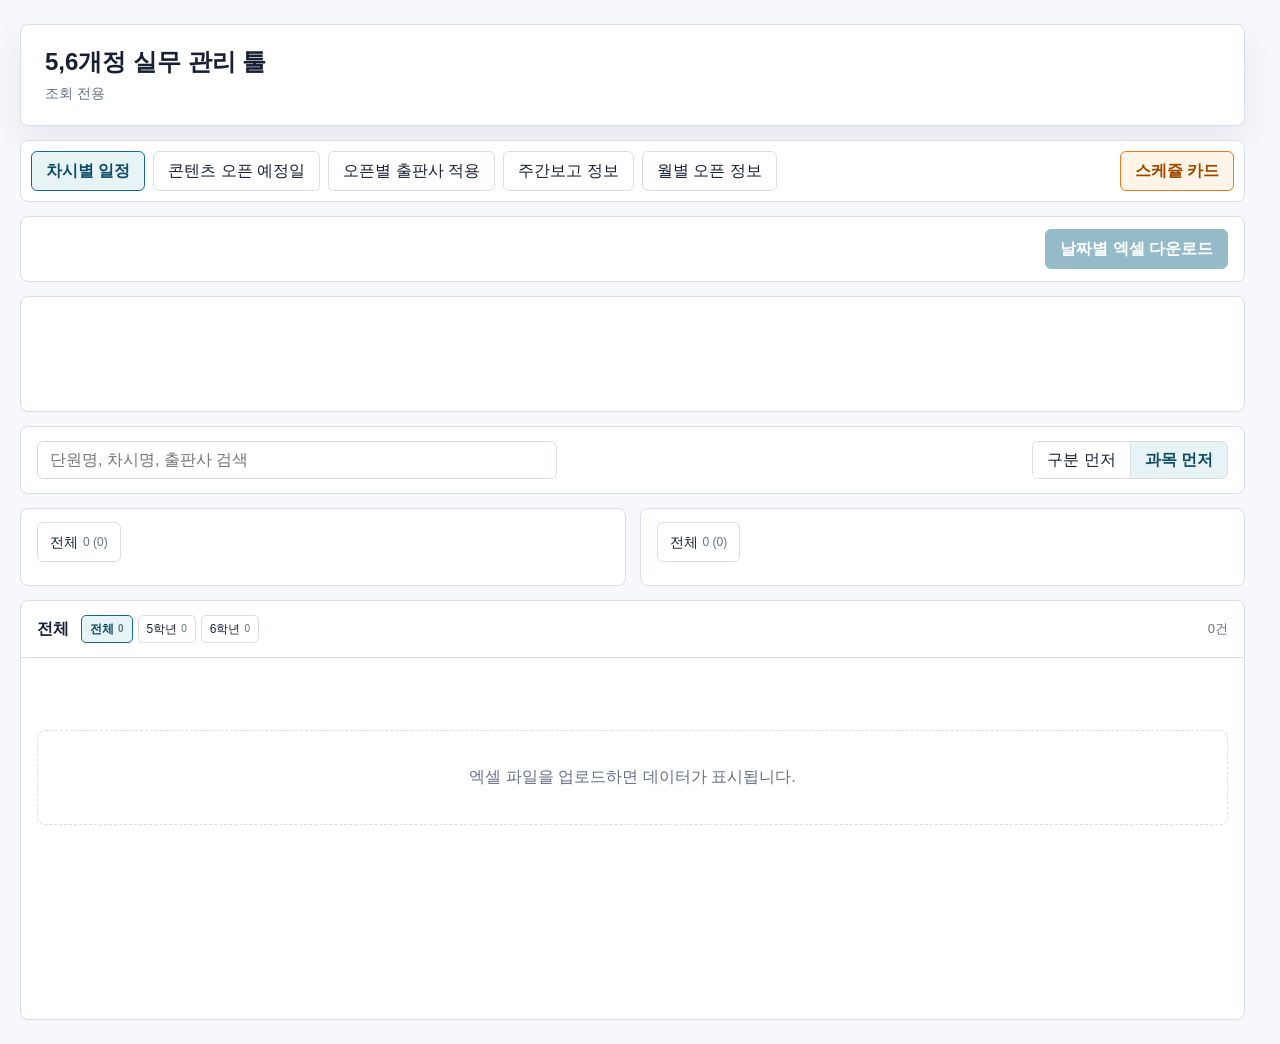
<file: index.html>
<!doctype html>
<html lang="ko">
  <head>
    <meta charset="UTF-8" />
    <meta name="viewport" content="width=device-width, initial-scale=1.0" />
    <meta name="app-build" content="20260730-02" />
    <title>5,6개정 실무 관리 툴</title>
    <link rel="stylesheet" href="./styles.css?v=20260730-02" />
  </head>
  <body>
    <main class="app-shell">
      <header class="topbar">
        <div>
          <h1>5,6개정 실무 관리 툴</h1>
          <p>조회 전용</p>
        </div>
      </header>

      <nav class="view-tabs" aria-label="화면 선택">
        <button id="lessonViewButton" type="button" class="active">차시별 일정</button>
        <button id="overallViewButton" type="button">콘텐츠 오픈 예정일</button>
        <button id="mathAnalysisViewButton" type="button">오픈별 출판사 적용</button>
        <button id="weeklyReportViewButton" type="button">주간보고 정보</button>
        <button id="monthlyOpenViewButton" type="button">월별 오픈 정보</button>
        <button id="scheduleCardViewButton" type="button">스케쥴 카드</button>
      </nav>

      <div id="lessonView">
        <section class="view-action-bar lesson-action-bar">
          <button id="downloadButton" type="button" class="primary">날짜별 엑셀 다운로드</button>
        </section>

        <section class="tab-section lesson-date-section">
          <div id="dateTabs" class="tabs date-tabs"></div>
        </section>

        <section class="controls">
          <label class="search">
            <input id="searchInput" type="search" placeholder="단원명, 차시명, 출판사 검색" />
          </label>
          <div class="order-control" aria-label="탭 순서 선택">
            <div class="segmented">
              <button id="categoryFirstButton" type="button" data-tab-order="category-first">구분 먼저</button>
              <button id="subjectFirstButton" type="button" data-tab-order="subject-first">과목 먼저</button>
            </div>
          </div>
        </section>

        <section id="releaseTimelineSection" class="timeline-section" hidden>
          <div class="timeline-head">
            <div id="timelineRange" class="timeline-range"></div>
            <div id="timelineSummary" class="timeline-summary"></div>
            <div class="timeline-legend" aria-label="체크 상태 범례">
              <span class="timeline-mode qa">검증계</span>
              <span class="timeline-mode stage">스테이징</span>
              <button id="qaCopyButton" type="button" class="timeline-mode copy">QA 복사</button>
            </div>
          </div>
          <div id="timelineMonths" class="timeline-months"></div>
          <div id="releaseTimeline" class="timeline-grid"></div>
        </section>

        <div class="depth-row">
          <section class="tab-section">
            <div id="primaryTabs" class="tabs"></div>
          </section>

          <section class="tab-section">
            <div id="secondaryTabs" class="tabs"></div>
          </section>
        </div>

        <section class="table-wrap">
          <div id="tableGroupTabs" class="table-group-tabs" hidden></div>
          <div class="table-head">
            <strong id="tableTitle">조회 결과</strong>
            <div id="tableGradeTabs" class="table-grade-tabs" aria-label="학년 필터"></div>
            <span id="rowCount">0건</span>
          </div>
          <div id="tablePublisherTabs" class="table-publisher-tabs" hidden></div>
          <div class="scroll-area">
            <table>
              <thead id="tableHeader"></thead>
              <tbody id="tableBody"></tbody>
            </table>
            <div id="emptyState" class="empty" hidden>조건에 맞는 데이터가 없습니다.</div>
          </div>
        </section>
      </div>

      <div id="mathAnalysisView" hidden>
        <section class="math-analysis-panel">
          <div class="analysis-head">
            <strong>오픈별 출판사 적용</strong>
            <span id="mathAnalysisSummary"></span>
          </div>
          <div id="mathAnalysisDateTabs" class="tabs date-tabs analysis-date-tabs"></div>
          <div id="publisherSubjectTabs" class="tabs publisher-subject-tabs"></div>
          <div id="mathPublisherFilters" class="publisher-filters"></div>
          <div id="mathAnalysisKpis" class="analysis-kpis"></div>
          <div class="scroll-area analysis-scroll">
            <table class="analysis-table">
              <thead>
                <tr>
                  <th>학년</th>
                  <th>단원</th>
                  <th>차시</th>
                  <th>중복 출판사</th>
                  <th>중복수</th>
                </tr>
              </thead>
              <tbody id="mathAnalysisTableBody"></tbody>
            </table>
            <div id="mathAnalysisEmptyState" class="empty" hidden>학교공부 데이터가 없습니다.</div>
          </div>
        </section>
      </div>

      <div id="monthlyOpenView" hidden>
        <section class="monthly-open-panel">
          <div class="monthly-open-head">
            <strong>월별 오픈 정보</strong>
            <div class="monthly-open-tools">
              <button id="monthlyOpenCopyButton" type="button">월별 문구 복사</button>
            </div>
          </div>
          <div id="monthlyOpenMonthTabs" class="tabs date-tabs monthly-open-month-tabs"></div>
          <div id="monthlyOpenList" class="monthly-open-list"></div>
          <div id="monthlyOpenEmptyState" class="empty" hidden>차시별 일정 데이터가 없습니다.</div>
        </section>
      </div>

      <div id="weeklyReportView" hidden>
        <section class="weekly-report-panel">
          <div class="weekly-report-head">
            <strong>주간보고 정보</strong>
            <div class="weekly-report-tools">
              <button id="weeklyReportCopyButton" type="button">주간보고 복사</button>
            </div>
          </div>
          <div id="weeklyReportMonthTabs" class="tabs date-tabs weekly-report-month-tabs"></div>
          <div id="weeklyReportWeekTabs" class="tabs weekly-report-week-tabs"></div>
          <div id="weeklyReportContent" class="weekly-report-content"></div>
          <div id="weeklyReportEmptyState" class="empty" hidden>차시별 일정 데이터가 없습니다.</div>
        </section>
      </div>

      <div id="scheduleCardView" hidden>
        <section class="schedule-card-panel">
          <iframe
            id="scheduleCardFrame"
            title="스케쥴 카드"
            src="./schedule-card/index.html?v=20261102-public-read-only"
          ></iframe>
        </section>
      </div>

      <div id="overallView" hidden>
        <section class="view-action-bar">
        </section>
        <section class="overall-panel">
          <div class="scroll-area overall-scroll">
            <table>
              <thead id="overallTableHeader"></thead>
              <tbody id="overallTableBody"></tbody>
            </table>
            <div id="overallEmptyState" class="empty" hidden>콘텐츠 오픈 예정일 데이터를 불러오지 못했습니다.</div>
          </div>
        </section>
      </div>
    </main>

    <div id="toast" class="toast" hidden></div>

    <script src="./vendor/exceljs.min.js?v=20260703-39"></script>
    <script src="./app.js?v=20261102-public-read-only"></script>
  </body>
</html>
</file>
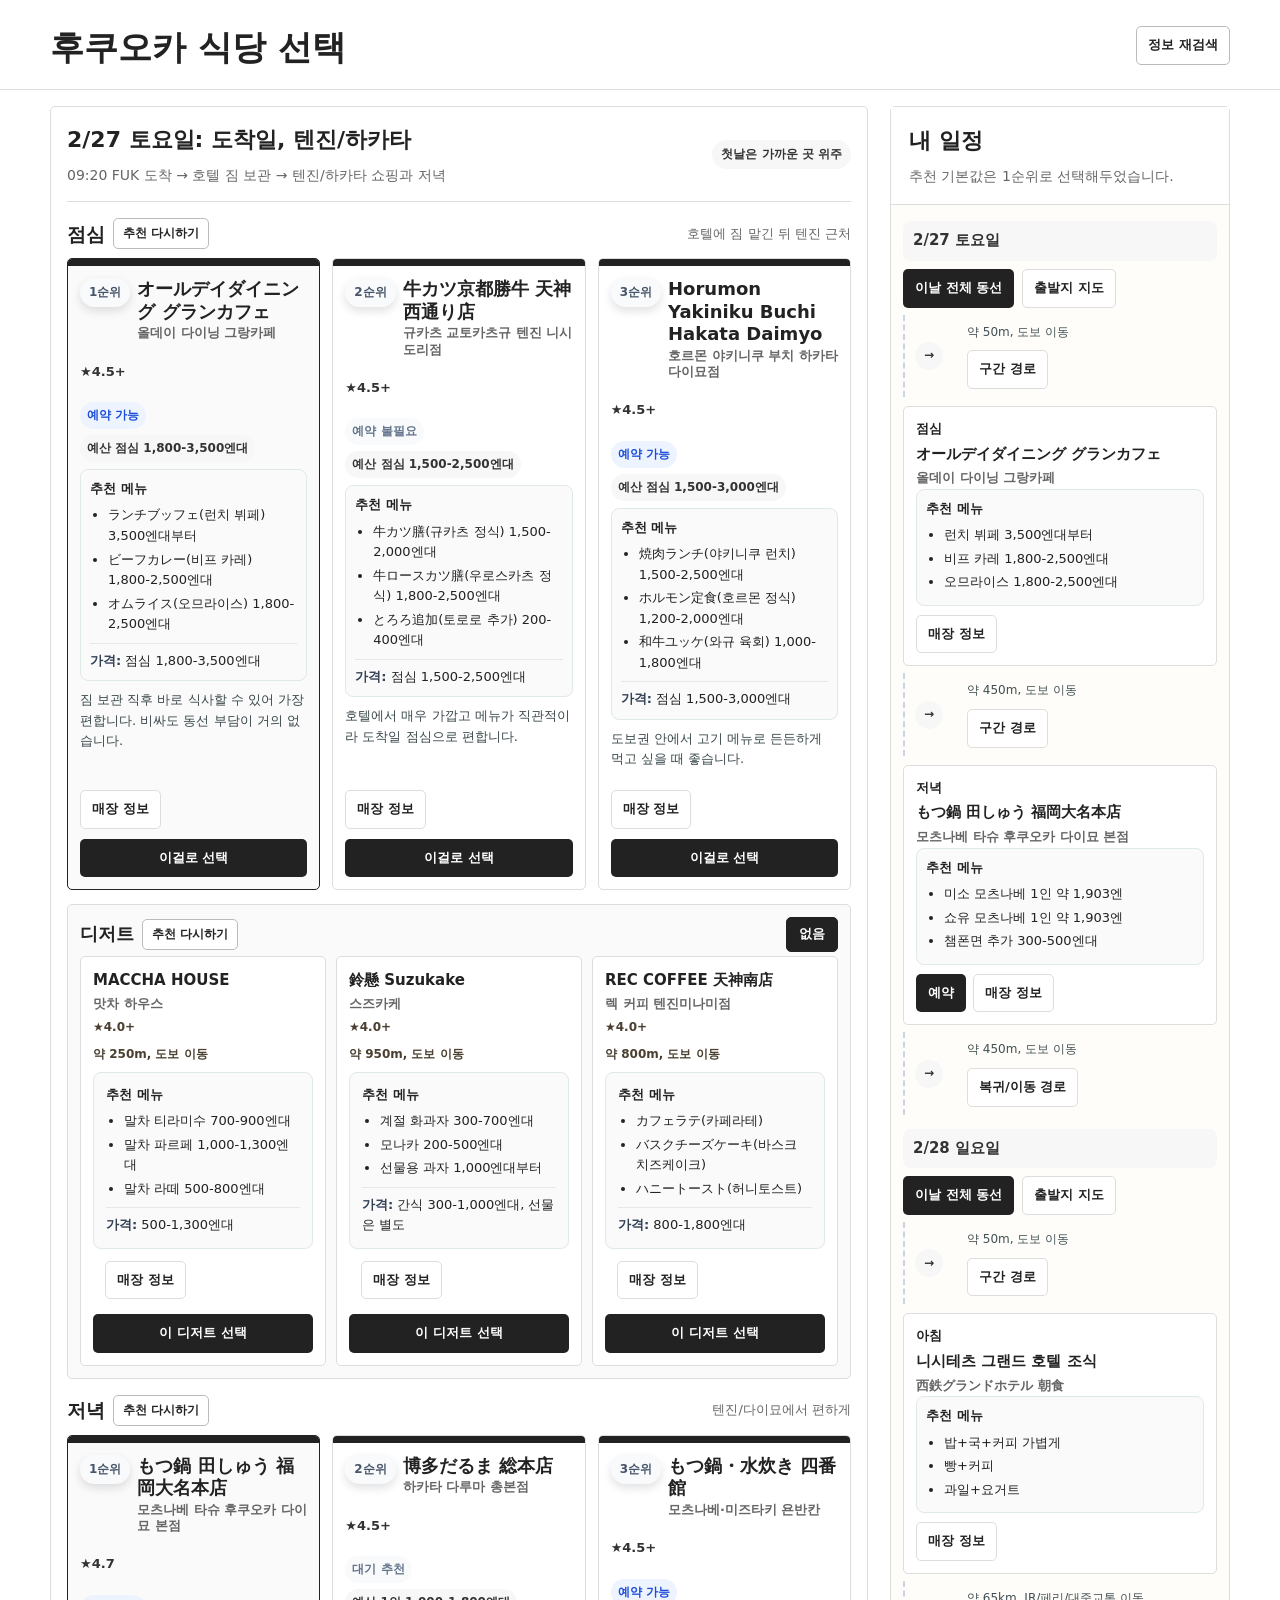
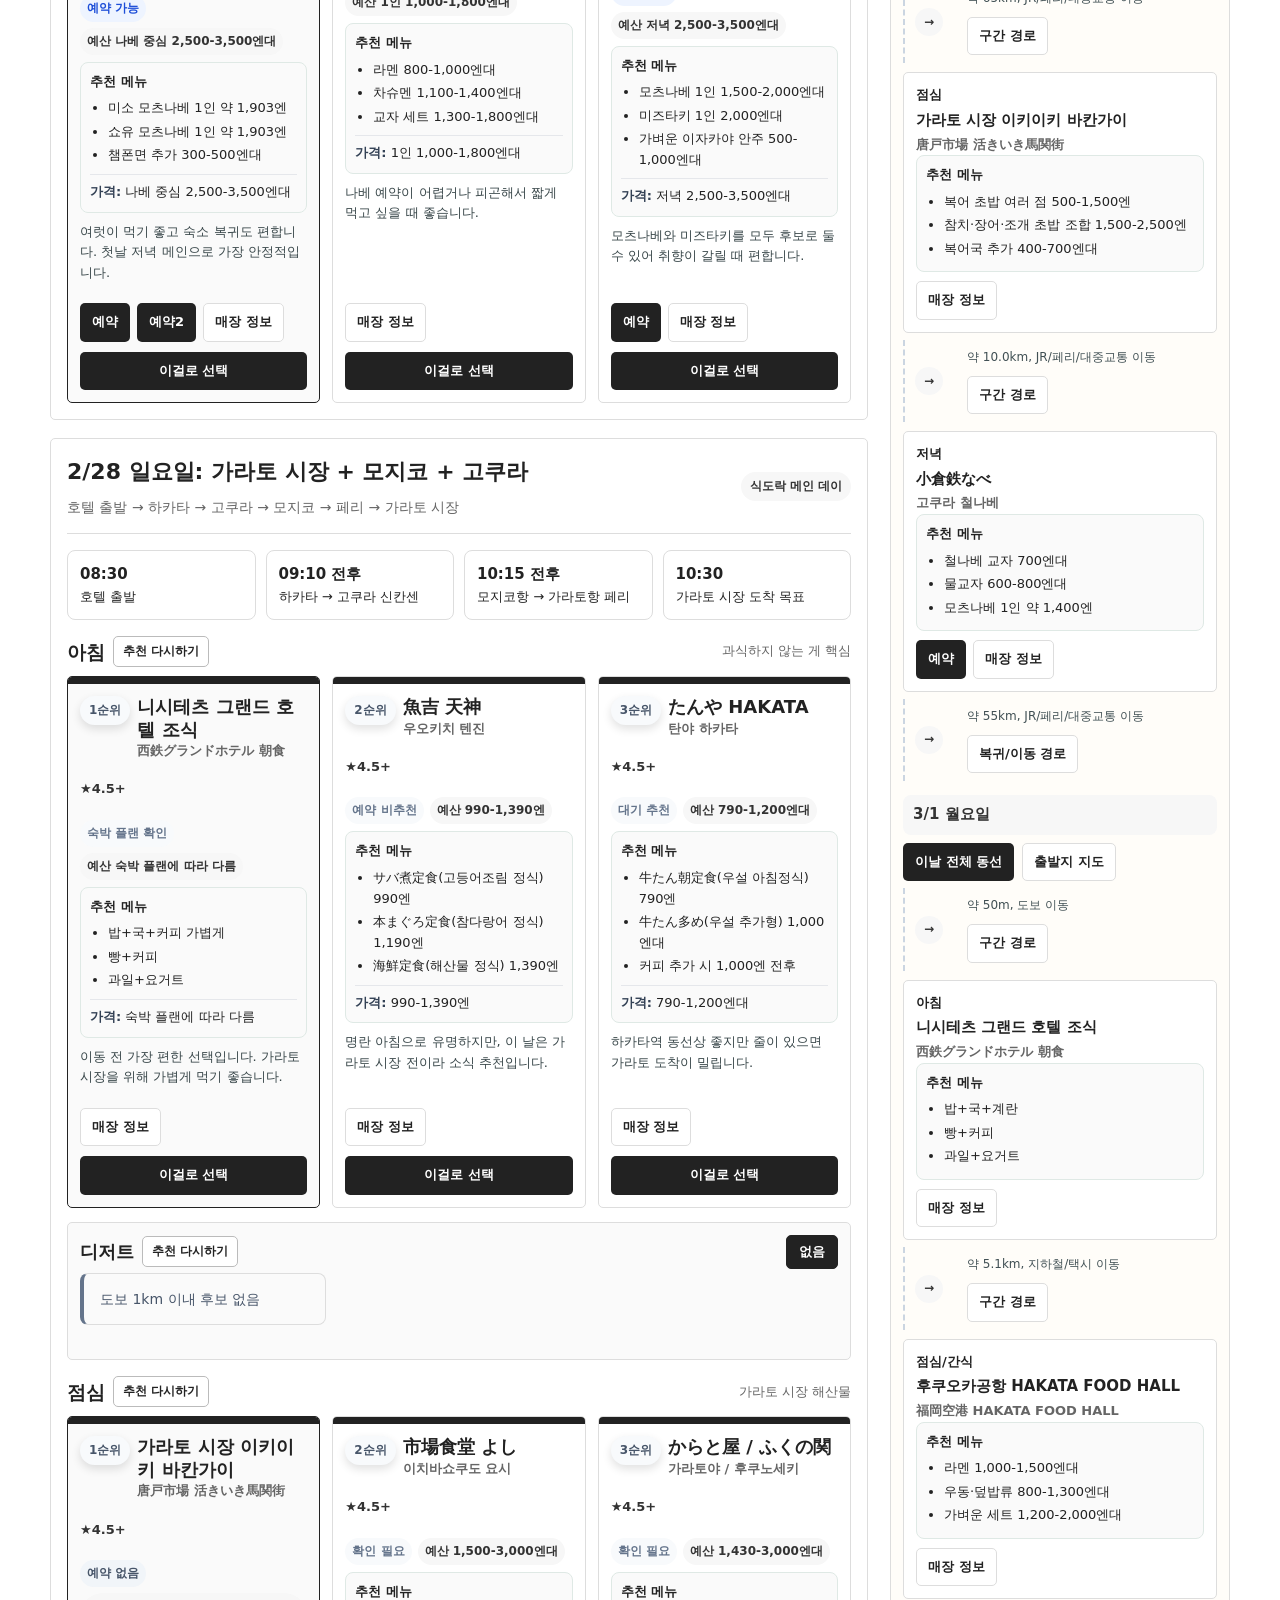
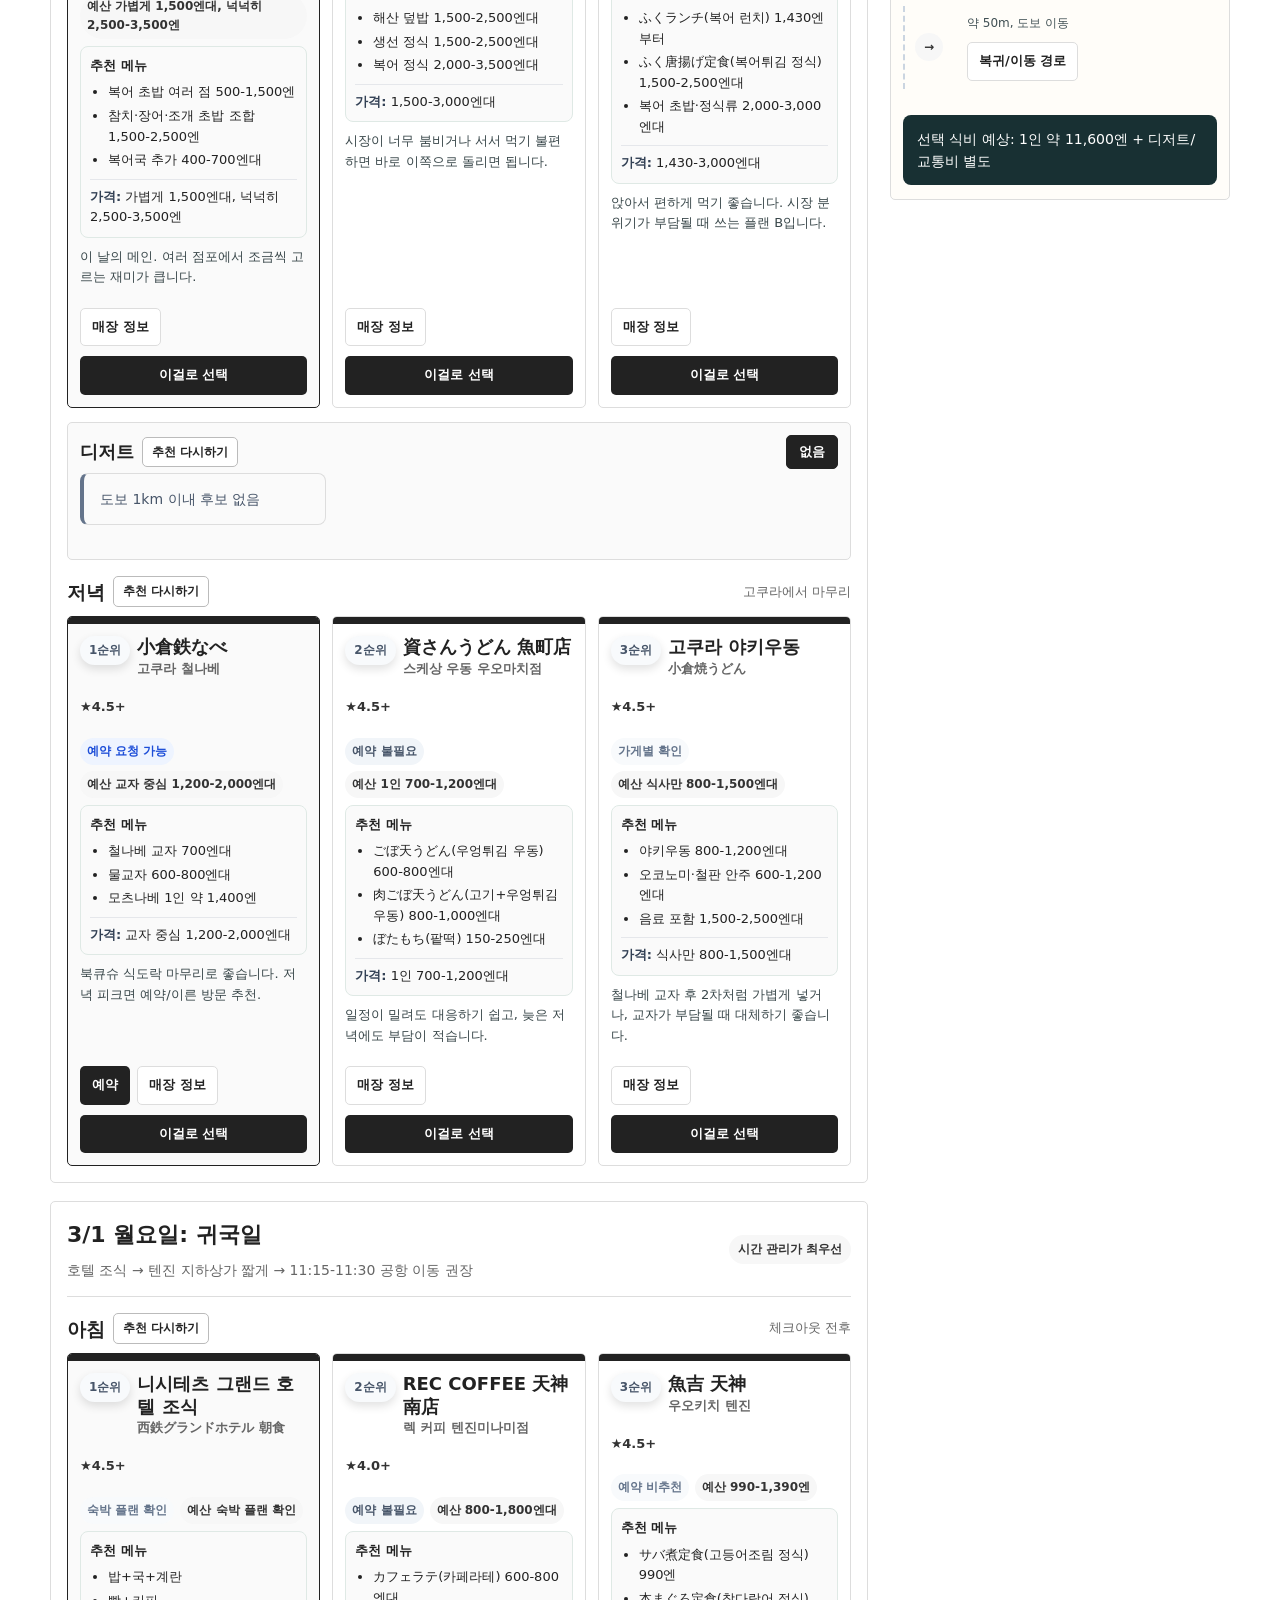
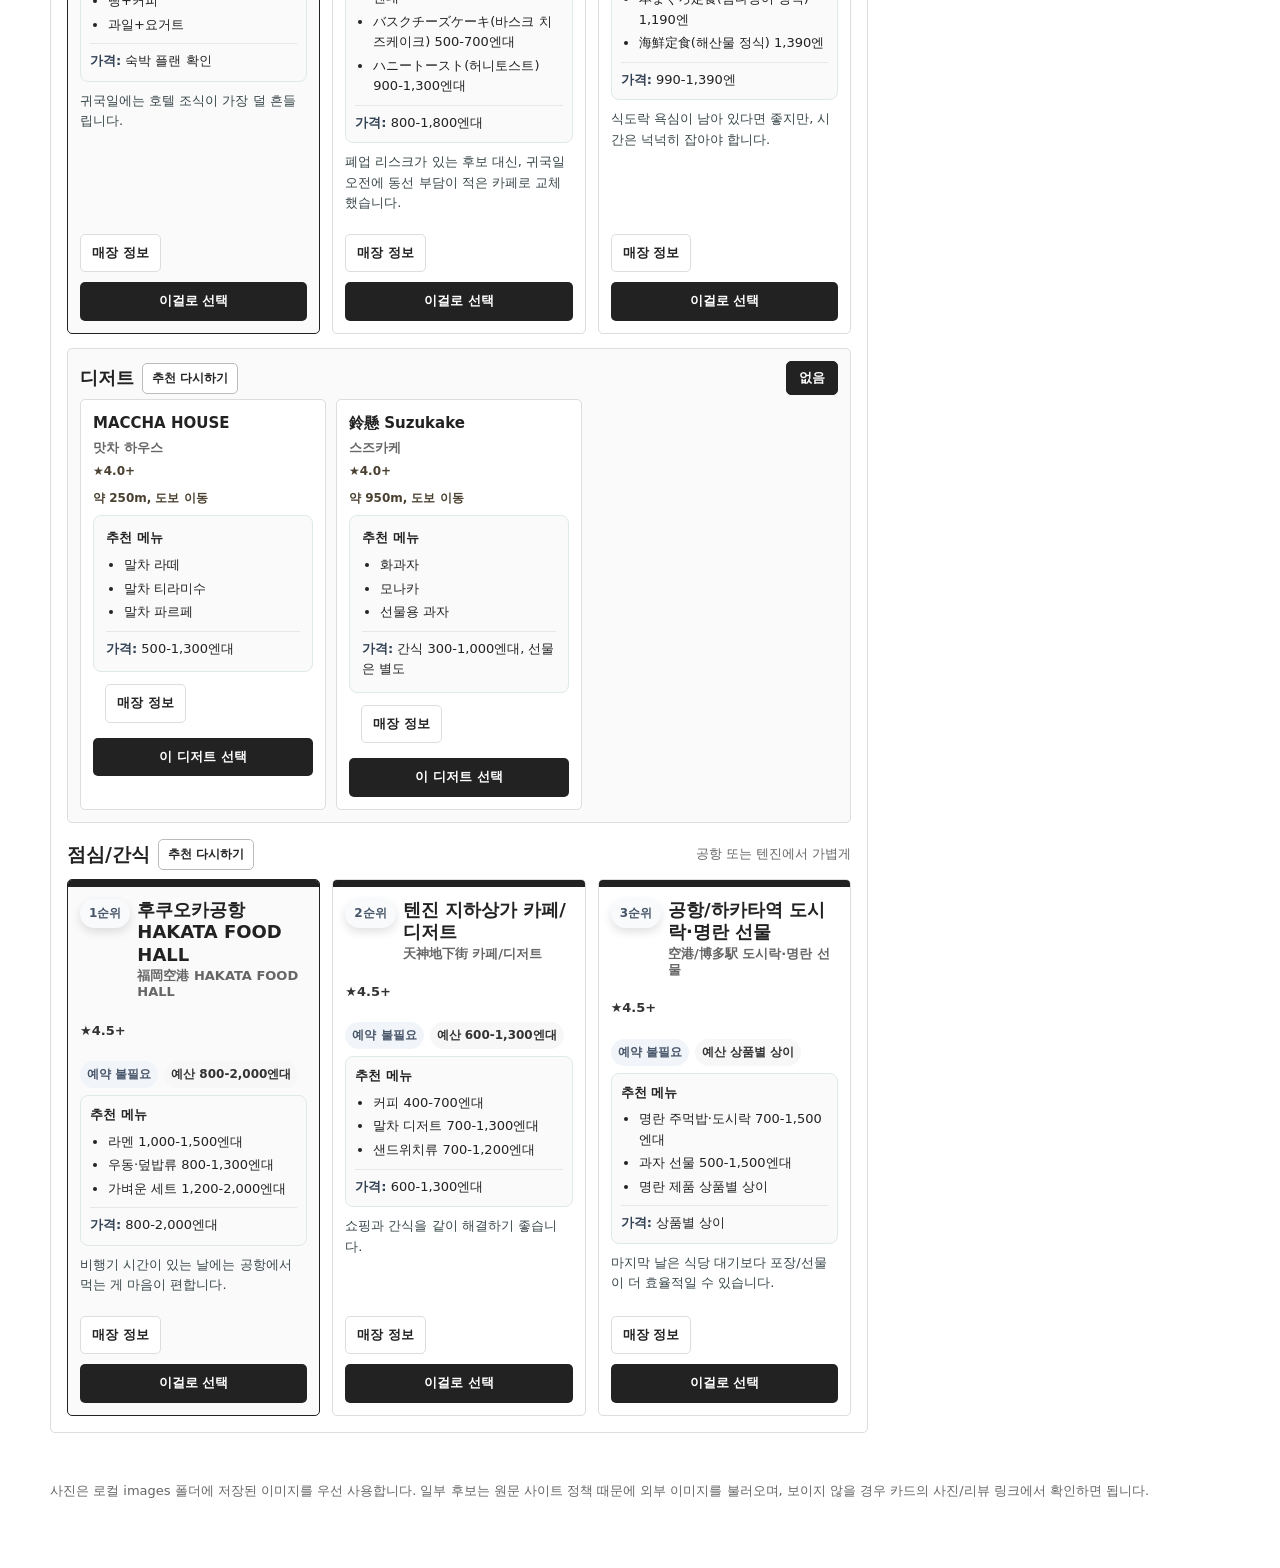
<file: fukuoka-food-itinerary/index.html>
<!doctype html>
<html lang="ko">
<head>
  <meta charset="utf-8" />
  <meta name="viewport" content="width=device-width, initial-scale=1" />
  <title>후쿠오카 2027 식도락 추천 코스</title>
  <style>
    :root {
      --ink: #1f2933;
      --muted: #69747c;
      --line: #e5e7eb;
      --paper: #f6f7f8;
      --card: #ffffff;
      --green: #2563eb;
      --green2: #eef4ff;
      --red: #334155;
      --yellow: #d7dee8;
      --soft: #f1f5f9;
      --shadow: 0 14px 32px rgba(15, 23, 42, .10);
      --shadow2: 0 6px 18px rgba(15, 23, 42, .06);
    }

    * { box-sizing: border-box; }

    html { scroll-behavior: smooth; }

    body {
      margin: 0;
      font-family: "Malgun Gothic", "Apple SD Gothic Neo", system-ui, sans-serif;
      color: var(--ink);
      background: var(--paper);
      line-height: 1.58;
    }

    a { color: inherit; }

    .hero {
      min-height: auto;
      display: grid;
      align-items: end;
      color: #fff;
      background: #111827;
    }

    .wrap { width: min(1180px, calc(100% - 40px)); margin: 0 auto; }

    .hero-inner { padding: 18px 0 16px; }

    .title-row {
      display: flex;
      align-items: center;
      justify-content: space-between;
      gap: 14px;
    }

    .eyebrow {
      display: inline-flex;
      align-items: center;
      gap: 8px;
      padding: 6px 10px;
      border: 1px solid rgba(255,255,255,.42);
      border-radius: 999px;
      background: rgba(255,255,255,.08);
      font-size: 12px;
      font-weight: 800;
    }

    h1 {
      max-width: 820px;
      margin: 10px 0 6px;
      font-size: clamp(24px, 3.2vw, 34px);
      line-height: 1.16;
      letter-spacing: 0;
    }

    .refresh-info {
      flex: 0 0 auto;
      background: #fff;
      color: #222;
      border: 1px solid #bbb;
    }

    .lead {
      max-width: 760px;
      margin: 0;
      color: rgba(255,255,255,.9);
      font-size: 14px;
    }

    .topbar {
      position: sticky;
      top: 0;
      z-index: 10;
      border-bottom: 1px solid rgba(24,33,36,.1);
      background: rgba(255,255,255,.94);
      backdrop-filter: blur(16px);
    }

    nav {
      display: flex;
      gap: 10px;
      overflow-x: auto;
      padding: 12px 0;
    }

    nav a {
      flex: 0 0 auto;
      text-decoration: none;
      padding: 9px 13px;
      border: 1px solid var(--line);
      border-radius: 999px;
      color: #223033;
      background: #fff;
      font-size: 13px;
      font-weight: 800;
    }

    main { padding: 16px 0 54px; }

    .notice {
      margin: 0 0 22px;
      padding: 14px 16px;
      border: 1px solid var(--line);
      border-left: 4px solid #64748b;
      border-radius: 8px;
      background: #fff;
      color: #475569;
      font-size: 14px;
    }

    .planner {
      display: grid;
      grid-template-columns: 1fr 340px;
      gap: 22px;
      align-items: start;
    }

    .panel {
      border: 1px solid var(--line);
      border-radius: 10px;
      background: rgba(255,253,248,.86);
      box-shadow: var(--shadow2);
    }

    .selected-panel {
      position: static;
      overflow: visible;
    }

    .panel-head {
      padding: 17px 18px;
      border-bottom: 1px solid var(--line);
      background: #fff;
    }

    .panel-head h2, .day h2 {
      margin: 0 0 6px;
      font-size: 22px;
      letter-spacing: 0;
    }

    .panel-head p, .day-head p {
      margin: 0;
      color: var(--muted);
      font-size: 14px;
    }

    .selected-list { padding: 12px; }

    .selected-day {
      margin-bottom: 14px;
    }

    .selected-day h3 {
      margin: 4px 0 8px;
      padding: 8px 10px;
      border-radius: 8px;
      background: #eef4ff;
      color: var(--green);
      font-size: 15px;
    }

    .selected-item {
      padding: 12px;
      border: 1px solid var(--line);
      border-radius: 8px;
      background: #fff;
      margin-bottom: 10px;
    }

    .selected-item.focused,
    .selected-day.focused h3 {
      outline: 2px solid #222;
      outline-offset: 2px;
    }

    .selected-item b {
      display: block;
      margin-bottom: 3px;
      color: var(--green);
      font-size: 13px;
    }

    .selected-item strong { display: block; font-size: 15px; }

    .jp-name {
      display: block;
      color: var(--ink);
    }

    .ko-name {
      display: block;
      margin-top: 2px;
      color: var(--muted);
      font-size: 13px;
      font-weight: 700;
    }

    .selected-actions {
      display: flex;
      flex-wrap: wrap;
      gap: 7px;
      margin-top: 9px;
    }

    .route-link {
      display: grid;
      grid-template-columns: 42px 1fr;
      gap: 10px;
      align-items: center;
      margin: -3px 0 9px;
      padding: 8px 10px;
      border-left: 2px dashed #cbd5e1;
      color: #415054;
      font-size: 12px;
    }

    .route-link span {
      width: 28px;
      height: 28px;
      display: inline-flex;
      align-items: center;
      justify-content: center;
      border-radius: 50%;
      background: #eef4ff;
      color: var(--green);
      font-weight: 900;
    }

    .day-route-actions {
      display: flex;
      flex-wrap: wrap;
      gap: 8px;
      margin: 0 0 10px;
    }

    .btn, button {
      min-height: 36px;
      display: inline-flex;
      align-items: center;
      justify-content: center;
      gap: 6px;
      padding: 8px 11px;
      border: 1px solid transparent;
      border-radius: 7px;
      font: inherit;
      font-size: 13px;
      font-weight: 800;
      text-decoration: none;
      cursor: pointer;
    }

    .btn.primary, button.primary { color: #fff; background: var(--green); }
    .btn.light { color: var(--green); background: var(--green2); border-color: #cfe0ff; }
    .btn.ghost { color: #324044; background: #fff; border-color: var(--line); }

    .total {
      margin: 0 12px 14px;
      padding: 13px 14px;
      border-radius: 8px;
      background: #183033;
      color: #fff;
      font-size: 14px;
    }

    .day {
      margin-bottom: 18px;
      padding: 16px;
      border: 1px solid var(--line);
      border-radius: 12px;
      background: #fff;
      box-shadow: var(--shadow2);
    }

    .day-head {
      display: grid;
      grid-template-columns: 1fr auto;
      gap: 16px;
      align-items: center;
      padding-bottom: 15px;
      border-bottom: 1px solid var(--line);
    }

    .tag {
      display: inline-flex;
      width: fit-content;
      align-items: center;
      padding: 5px 9px;
      border-radius: 999px;
      background: #f1f5f9;
      color: #475569;
      font-size: 12px;
      font-weight: 900;
      white-space: nowrap;
    }

    .route {
      display: grid;
      grid-template-columns: repeat(4, minmax(0, 1fr));
      gap: 10px;
      margin: 16px 0 8px;
    }

    .step {
      padding: 12px;
      border: 1px solid var(--line);
      border-radius: 8px;
      background: #fff;
      font-size: 13px;
    }

    .step b { display: block; color: var(--green); font-size: 15px; }

    .meal {
      margin-top: 16px;
    }

    .meal-title {
      display: flex;
      align-items: center;
      justify-content: space-between;
      gap: 12px;
      margin-bottom: 9px;
    }

    .meal-title h3 {
      margin: 0;
      font-size: 19px;
    }

    .meal-title-left {
      display: flex;
      align-items: center;
      gap: 8px;
      flex-wrap: wrap;
    }

    .reroll {
      min-height: 30px;
      padding: 5px 9px;
      font-size: 12px;
      background: #fff;
      color: #222;
      border-color: #bbb;
    }

    .meal-title span {
      color: var(--muted);
      font-size: 13px;
    }

    .grid {
      display: grid;
      grid-template-columns: repeat(3, minmax(0, 1fr));
      gap: 12px;
    }

    .card {
      position: relative;
      display: flex;
      flex-direction: column;
      overflow: hidden;
      border: 1px solid var(--line);
      border-radius: 10px;
      background: var(--card);
      box-shadow: var(--shadow2);
      transition: transform .16s ease, box-shadow .16s ease, border-color .16s ease;
      cursor: pointer;
    }

    .card::before {
      content: "";
      display: block;
      height: 7px;
      background: #111827;
    }

    .card:hover { transform: translateY(-2px); box-shadow: var(--shadow); }

    .card.is-selected {
      border-color: var(--green);
      box-shadow: 0 0 0 3px rgba(15,111,102,.18), var(--shadow);
    }

    .rank {
      position: static;
      flex: 0 0 auto;
      padding: 5px 9px;
      border-radius: 999px;
      background: #f8fafc;
      color: #475569;
      font-size: 12px;
      font-weight: 900;
      box-shadow: 0 4px 10px rgba(0,0,0,.12);
    }

    .card-title {
      display: flex;
      align-items: flex-start;
      gap: 7px;
      min-width: 0;
    }

    .card-title h4 {
      flex: 1 1 auto;
      min-width: 0;
    }

    .card-body {
      display: flex;
      flex-direction: column;
      flex: 1;
      gap: 7px;
      padding: 12px;
    }

    .card h4 {
      margin: 0;
      font-size: 18px;
      line-height: 1.25;
    }

    .meta {
      color: var(--muted);
      font-size: 13px;
    }

    .google-rating {
      color: #333;
      font-size: 13px;
      font-weight: 700;
    }

    .chips { display: flex; flex-wrap: wrap; gap: 6px; }

    .chip {
      padding: 4px 7px;
      border-radius: 999px;
      background: #f1f5f9;
      color: #435052;
      font-size: 12px;
      font-weight: 800;
    }

    .chip.reserve { background: #eef4ff; color: #1d4ed8; }
    .chip.wait { background: #f8fafc; color: #64748b; }
    .chip.no { background: #f1f5f9; color: #475569; }

    .menu {
      padding: 9px;
      border: 1px solid #dfe9e5;
      border-radius: 8px;
      background: #f8fafc;
      font-size: 13px;
    }

    .menu b { color: #334155; }

    .menu-title {
      display: block;
      margin-bottom: 6px;
      color: #222;
      font-weight: 800;
    }

    .menu-list {
      margin: 0;
      padding-left: 18px;
    }

    .menu-list li {
      margin: 3px 0;
    }

    .price-line {
      display: block;
      margin-top: 8px;
      padding-top: 7px;
      border-top: 1px solid #e5e7eb;
    }

    .why {
      color: #39474a;
      font-size: 13px;
      margin-top: 2px;
    }

    .links {
      display: flex;
      flex-wrap: wrap;
      gap: 7px;
      margin-top: auto;
    }

    .choose {
      width: 100%;
      margin-top: 3px;
    }

    .dessert-grid {
      display: grid;
      grid-template-columns: repeat(5, minmax(0, 1fr));
      gap: 14px;
    }

    .snack-strip {
      margin-top: 14px;
      padding: 12px;
      border: 1px solid var(--line);
      border-radius: 10px;
      background: #f8fafc;
    }

    .snack-strip h3 {
      margin: 0 0 4px;
      font-size: 18px;
    }

    .snack-head {
      display: flex;
      align-items: center;
      justify-content: space-between;
      gap: 12px;
      margin-bottom: 4px;
    }

    .snack-head h3 {
      margin: 0;
    }

    .none-dessert {
      min-height: 32px;
      padding: 6px 12px;
      background: #fff;
      color: #222;
      border: 1px solid #d33;
    }

    .none-dessert.is-selected {
      background: #222;
      color: #fff;
      border-color: #222;
    }

    .snack-strip > p {
      margin: 0 0 12px;
      color: #64748b;
      font-size: 13px;
    }

    .snack-grid {
      display: grid;
      grid-template-columns: repeat(3, minmax(0, 1fr));
      gap: 10px;
    }

    .snack-card {
      display: block;
      align-items: stretch;
      overflow: hidden;
      border: 1px solid var(--line);
      border-radius: 9px;
      background: #fff;
      cursor: pointer;
    }

    .snack-card div {
      padding: 12px;
    }

    .snack-card h4 {
      margin: 0 0 3px;
      font-size: 15px;
    }

    .snack-card p {
      margin: 0 0 8px;
      color: #4a4030;
      font-size: 12px;
    }

    .map-note {
      margin-top: 12px;
      color: var(--muted);
      font-size: 13px;
    }

    .modal-backdrop {
      position: fixed;
      inset: 0;
      z-index: 30;
      display: none;
      align-items: center;
      justify-content: center;
      padding: 22px;
      background: rgba(12, 18, 19, .62);
    }

    .modal-backdrop.is-open { display: flex; }

    .modal {
      width: min(760px, 100%);
      max-height: min(88vh, 860px);
      overflow: auto;
      border-radius: 14px;
      background: #ffffff;
      box-shadow: 0 24px 80px rgba(0,0,0,.32);
    }

    .modal-body {
      padding: 18px;
    }

    .modal-top {
      display: flex;
      align-items: start;
      justify-content: space-between;
      gap: 16px;
      margin-bottom: 12px;
    }

    .modal h2 {
      margin: 0;
      font-size: 25px;
      line-height: 1.25;
    }

    .modal-close {
      flex: 0 0 auto;
      width: 38px;
      height: 38px;
      padding: 0;
      border-radius: 50%;
      color: #263235;
      background: #f1f5f9;
      border-color: #e2e8f0;
      font-size: 21px;
    }

    .modal-section {
      margin-top: 14px;
      padding: 13px;
      border: 1px solid var(--line);
      border-radius: 9px;
      background: #fff;
    }

    .modal-section b {
      display: block;
      margin-bottom: 7px;
      color: var(--green);
    }

    .modal-section ul {
      margin: 0;
      padding-left: 18px;
    }

    .modal-section li { margin: 4px 0; }

    .map-modal {
      width: min(1280px, calc(100vw - 28px));
    }

    .map-layout {
      display: grid;
      grid-template-columns: 320px minmax(0, 1fr);
      border: 1px solid var(--line);
      border-radius: 7px;
      overflow: hidden;
      background: #fff;
    }

    .map-frame {
      width: 100%;
      height: min(76vh, 720px);
      border: 0;
      display: block;
      background: #f5f5f5;
    }

    .store-info {
      display: flex;
      flex-direction: column;
      gap: 11px;
      max-height: min(76vh, 720px);
      overflow: auto;
      padding: 20px 18px;
      border-right: 1px solid var(--line);
      background: #fff;
      font-size: 14px;
    }

    .store-info strong {
      color: var(--text);
      font-size: 23px;
      line-height: 1.25;
    }

    .store-info .ko-name {
      margin-top: -7px;
      color: var(--muted);
      font-size: 15px;
    }

    .store-info .info-line {
      display: grid;
      grid-template-columns: 54px 1fr;
      gap: 8px;
      line-height: 1.45;
    }

    .store-info .info-label {
      color: var(--muted);
      font-size: 12px;
      font-weight: 700;
    }

    .store-info .menu {
      margin-top: 2px;
    }

    footer {
      margin-top: 30px;
      color: var(--muted);
      font-size: 13px;
    }

    @media (max-width: 1040px) {
      .planner { grid-template-columns: 1fr; }
      .selected-panel { position: static; }
      .grid { grid-template-columns: repeat(2, minmax(0, 1fr)); }
      .dessert-grid { grid-template-columns: repeat(2, minmax(0, 1fr)); }
    }

    @media (max-width: 680px) {
      .wrap { width: min(100% - 28px, 1180px); }
      .hero { min-height: auto; }
      .day { padding: 15px; }
      .day-head { grid-template-columns: 1fr; }
      .route, .grid, .dessert-grid { grid-template-columns: 1fr; }
      .map-layout { grid-template-columns: 1fr; }
      .store-info {
        max-height: none;
        border-right: 0;
        border-bottom: 1px solid var(--line);
      }
      .map-frame { height: 62vh; }
      .snack-grid { grid-template-columns: 1fr; }
      .meal-title { display: block; }
      .meal-title span { display: block; margin-top: 3px; }
    }

    /* Simple personal planner look */
    :root {
      --ink: #222;
      --muted: #666;
      --line: #ddd;
      --paper: #fff;
      --card: #fff;
      --green: #222;
      --green2: #f5f5f5;
      --red: #222;
      --yellow: #ddd;
      --soft: #f7f7f7;
      --shadow: none;
      --shadow2: none;
    }

    body, .hero, .topbar { background: #fff; color: #222; }
    .hero { border-bottom: 1px solid #ddd; }
    .lead { color: #666; }
    .eyebrow, nav a, .tag, .chip, .selected-day h3, .route-link span {
      background: #f7f7f7;
      color: #333;
      border-color: #ddd;
    }
    nav a, .btn, button, .card, .day, .panel, .selected-item, .snack-strip, .snack-card, .modal-section {
      border-radius: 5px;
      box-shadow: none;
    }
    .btn.primary, button.primary { background: #222; color: #fff; }
    .btn.light, .btn.ghost { background: #fff; color: #222; border-color: #ddd; }
    .card:hover { transform: none; border-color: #999; box-shadow: none; }
    .card.is-selected, .snack-card.is-selected { background: #fafafa; border-color: #222; box-shadow: none; }
    .card::before { background: #222; }
    .notice, .menu, .snack-strip { background: #fafafa; }
    .topbar { backdrop-filter: none; }
  </style>
</head>
<body>
  <header class="hero">
    <div class="wrap hero-inner">
      <div class="title-row">
        <h1>후쿠오카 식당 선택</h1>
        <button id="refresh-info" class="refresh-info" type="button">정보 재검색</button>
      </div>
    </div>
  </header>

  <main>
    <div class="wrap">
      <div class="planner">
        <div id="content"></div>

        <aside id="my-plan" class="panel selected-panel">
          <div class="panel-head">
            <h2>내 일정</h2>
            <p>추천 기본값은 1순위로 선택해두었습니다.</p>
          </div>
          <div id="selected-list" class="selected-list"></div>
          <div id="total" class="total"></div>
        </aside>
      </div>

      <footer>
        <p>사진은 로컬 images 폴더에 저장된 이미지를 우선 사용합니다. 일부 후보는 원문 사이트 정책 때문에 외부 이미지를 불러오며, 보이지 않을 경우 카드의 사진/리뷰 링크에서 확인하면 됩니다.</p>
      </footer>
    </div>
  </main>

  <div id="detail-modal" class="modal-backdrop" aria-hidden="true">
    <section class="modal" role="dialog" aria-modal="true" aria-labelledby="modal-title">
      <div class="modal-body">
        <div class="modal-top">
          <h2 id="modal-title"></h2>
          <button id="modal-close" class="modal-close" type="button" aria-label="닫기">×</button>
        </div>
        <p id="modal-location" class="meta"></p>
        <div class="modal-section">
          <b>추천 메뉴와 가격</b>
          <ul id="modal-menu"></ul>
        </div>
        <div class="modal-section">
          <b>추천 이유</b>
          <p id="modal-why"></p>
        </div>
        <div id="modal-actions" class="links modal-section"></div>
      </div>
    </section>
  </div>

  <div id="map-modal" class="modal-backdrop" aria-hidden="true">
    <section class="modal map-modal" role="dialog" aria-modal="true" aria-labelledby="map-title">
      <div class="modal-body">
        <div class="modal-top">
          <h2 id="map-title">지도</h2>
          <button id="map-close" class="modal-close" type="button" aria-label="닫기">×</button>
        </div>
        <div class="map-layout">
          <div id="store-info" class="store-info"></div>
          <iframe id="map-frame" class="map-frame" title="Google Map"></iframe>
        </div>
      </div>
    </section>
  </div>

  <script>
    const days = [
      {
        id: "day1",
        title: "2/27 토요일: 도착일, 텐진/하카타",
        subtitle: "09:20 FUK 도착 → 호텔 짐 보관 → 텐진/하카타 쇼핑과 저녁",
        tag: "첫날은 가까운 곳 위주",
        meals: [
          {
            id: "d1-lunch",
            title: "점심",
            note: "호텔에 짐 맡긴 뒤 텐진 근처",
            options: [
              {
                name: "オールデイダイニング グランカフェ",
                rank: "1순위",
                image: "",
                location: "니시테츠 그랜드 호텔 1층. 짐 맡긴 뒤 이동 없음.",
                hours: "07:00-10:00, 11:30-22:00 (Last In 21:00)",
                menu: "ランチブッフェ(런치 뷔페) 3,500엔대부터 / ビーフカレー(비프 카레) 1,800-2,500엔대 / オムライス(오므라이스) 1,800-2,500엔대",
                fullMenu: "メインディッシュ付きランチブッフェ(메인 포함 런치 뷔페) 3,500엔대부터 / グランド トラディショナルセット(그랜드 트래디셔널 세트) 가격 현장 확인 / ビーフカレー(비프 카레) 1,800-2,500엔대 / オムライス(오므라이스) 1,800-2,500엔대 / アラカルトメニュー(단품 메뉴) 가격 현장 확인 / アフタヌーンティー・サロン(애프터눈 티) 가격 현장 확인 / クラシックスイーツ(클래식 디저트) 가격 현장 확인 / ディナービュッフェ(디너 뷔페) 가격 현장 확인",
                price: "점심 1,800-3,500엔대",
                budget: 2800,
                why: "짐 보관 직후 바로 식사할 수 있어 가장 편합니다. 비싸도 동선 부담이 거의 없습니다.",
                reserveStatus: "예약 가능",
                reserveClass: "reserve",
                links: {
                  official: "https://grandhotel.nnr-h.com/restaurant/grancafe"
                },
                mapQuery: "オールデイダイニング グランカフェ 西鉄グランドホテル"
              },
              {
                name: "牛カツ京都勝牛 天神西通り店",
                rank: "2순위",
                image: "",
                location: "호텔에서 약 160m. 니시도리 바로 옆.",
                hours: "11:00-23:00 (L.O. 22:30)",
                menu: "牛カツ膳(규카츠 정식) 1,500-2,000엔대 / 牛ロースカツ膳(우로스카츠 정식) 1,800-2,500엔대 / とろろ追加(토로로 추가) 200-400엔대",
                fullMenu: "牛カツ膳(규카츠 정식) 1,500-2,000엔대 / 牛リブカツ膳(규 리브카츠 정식) 1,290엔대 / 牛リブロースカツ膳(규 리브로스카츠 정식) 1,000-1,500엔대 / 牛サーロインカツ膳(규 사로인카츠 정식) 1,490-1,969엔대 / 牛サーロインカツ膳 W(규 사로인카츠 더블 정식) 1,990엔대 / 京都勝重(교토 카츠쥬) 가격 현장 확인 / 京玉(교타마) 추가 가격 현장 확인 / とろろ(토로로) 추가 200-400엔대",
                price: "점심 1,500-2,500엔대",
                budget: 1900,
                why: "호텔에서 매우 가깝고 메뉴가 직관적이라 도착일 점심으로 편합니다.",
                reserveStatus: "예약 불필요",
                reserveClass: "wait",
                links: {},
                mapQuery: "牛カツ京都勝牛 天神西通り店"
              },
              {
                name: "Horumon Yakiniku Buchi Hakata Daimyo",
                rank: "3순위",
                image: "",
                location: "호텔에서 약 400m. 다이묘 방향.",
                hours: "월-목·공휴일 17:00-24:00 (L.O. 23:00), 금-일·공휴일 전날 17:00-익일 02:00 또는 04:00",
                menu: "焼肉ランチ(야키니쿠 런치) 1,500-2,500엔대 / ホルモン定食(호르몬 정식) 1,200-2,000엔대 / 和牛ユッケ(와규 육회) 1,000-1,800엔대",
                fullMenu: "黒毛和牛赤身盛り合わせ 小(흑모와규 살코기 모둠 소) 1,890엔 / 黒毛和牛赤身盛り合わせ 中(흑모와규 살코기 모둠 중) 3,390엔 / 黒毛和牛赤身盛り合わせ 大(흑모와규 살코기 모둠 대) 5,590엔 / ホルモン単品(호르몬 단품) 450엔부터 / 焼肉宴会コース(야키니쿠 연회 코스) 4,500엔대부터 / 単品飲み放題(단품 음료 무제한) 1,880엔 / 和牛ユッケ(와규 육회) 1,000-1,800엔대 / 焼肉ランチ(야키니쿠 런치) 1,500-2,500엔대",
                price: "점심 1,500-3,000엔대",
                budget: 2300,
                why: "도보권 안에서 고기 메뉴로 든든하게 먹고 싶을 때 좋습니다.",
                reserveStatus: "예약 가능",
                reserveClass: "reserve",
                links: {},
                mapQuery: "Horumon Yakiniku Buchi Hakata Daimyo"
              }
            ]
          },
          {
            id: "d1-dinner",
            title: "저녁",
            note: "텐진/다이묘에서 편하게",
            options: [
              {
                name: "もつ鍋 田しゅう 福岡大名本店",
                rank: "1순위",
                image: "images/tashu.webp",
                location: "다이묘. 4-5명 예약 추천.",
                menu: "미소 모츠나베 1인 약 1,903엔 / 쇼유 모츠나베 1인 약 1,903엔 / 챔폰면 추가 300-500엔대",
                price: "나베 중심 2,500-3,500엔대",
                budget: 3200,
                why: "여럿이 먹기 좋고 숙소 복귀도 편합니다. 첫날 저녁 메인으로 가장 안정적입니다.",
                reserveStatus: "예약 가능",
                reserveClass: "reserve",
                links: {
                  official: "https://www.motsunabe-tashu.com/",
                  reserve: "https://tashu-daimyou.foodre.jp/",
                  altReserve: "https://www.hotpepper.jp/strJ000839692/"
                },
                mapQuery: "もつ鍋 田しゅう 福岡大名本店"
              },
              {
                name: "博多だるま 総本店",
                rank: "2순위",
                image: "https://static.gltjp.com/glt/data/directory/15000/14415/20221201_113448_88ef37fb_w1920.webp",
                location: "진한 돈코츠 라멘. 빠른 저녁용.",
                menu: "라멘 800-1,000엔대 / 차슈멘 1,100-1,400엔대 / 교자 세트 1,300-1,800엔대",
                price: "1인 1,000-1,800엔대",
                budget: 1400,
                why: "나베 예약이 어렵거나 피곤해서 짧게 먹고 싶을 때 좋습니다.",
                reserveStatus: "대기 추천",
                reserveClass: "wait",
                links: {
                  review: "https://www.gltjp.com/en/directory/item/14415/"
                },
                mapQuery: "博多だるま 総本店 福岡"
              },
              {
                name: "もつ鍋・水炊き 四番館",
                rank: "3순위",
                image: "images/yonbankan.jpg",
                location: "텐진권. 따뜻한 나베류 대안.",
                menu: "모츠나베 1인 1,500-2,000엔대 / 미즈타키 1인 2,000엔대 / 가벼운 이자카야 안주 500-1,000엔대",
                price: "저녁 2,500-3,500엔대",
                budget: 3000,
                why: "모츠나베와 미즈타키를 모두 후보로 둘 수 있어 취향이 갈릴 때 편합니다.",
                reserveStatus: "예약 가능",
                reserveClass: "reserve",
                links: {
                  review: "https://tabelog.com/en/fukuoka/A4001/A400103/40002810/",
                  reserve: "https://hitosara.com/0006022291/"
                },
                mapQuery: "もつ鍋 水炊き 四番館 天神"
              }
            ]
          }
        ]
      },
      {
        id: "day2",
        title: "2/28 일요일: 가라토 시장 + 모지코 + 고쿠라",
        subtitle: "호텔 출발 → 하카타 → 고쿠라 → 모지코 → 페리 → 가라토 시장",
        tag: "식도락 메인 데이",
        route: [
          ["08:30", "호텔 출발"],
          ["09:10 전후", "하카타 → 고쿠라 신칸센"],
          ["10:15 전후", "모지코항 → 가라토항 페리"],
          ["10:30", "가라토 시장 도착 목표"]
        ],
        meals: [
          {
            id: "d2-breakfast",
            title: "아침",
            note: "과식하지 않는 게 핵심",
            options: [
              {
                name: "니시테츠 그랜드 호텔 조식",
                rank: "1순위",
                image: "https://grandhotel.nnr-h.com/wp-content/themes/nnr-hotel/images/ogp.jpg",
                location: "이동 전 여유 있게 시작하기 좋음.",
                menu: "밥+국+커피 가볍게 / 빵+커피 / 과일+요거트",
                price: "숙박 플랜에 따라 다름",
                budget: 0,
                why: "이동 전 가장 편한 선택입니다. 가라토 시장을 위해 가볍게 먹기 좋습니다.",
                reserveStatus: "숙박 플랜 확인",
                reserveClass: "wait",
                links: {
                  official: "https://grandhotel.nnr-h.com/"
                },
                mapQuery: "Nishitetsu Grand Hotel Fukuoka"
              },
              {
                name: "魚吉 天神",
                rank: "2순위",
                image: "images/uokichi.jpg",
                location: "솔라리아스테이지 B2F. 07:30-10:30 아침.",
                menu: "サバ煮定食(고등어조림 정식) 990엔 / 本まぐろ定食(참다랑어 정식) 1,190엔 / 海鮮定食(해산물 정식) 1,390엔",
                price: "990-1,390엔",
                budget: 1390,
                why: "명란 아침으로 유명하지만, 이 날은 가라토 시장 전이라 소식 추천입니다.",
                reserveStatus: "예약 비추천",
                reserveClass: "wait",
                links: {
                  menu: "https://r.gnavi.co.jp/2fa5md480000/menu5/",
                  review: "https://www.hotpepper.jp/strJ001194354/"
                },
                mapQuery: "博多海鮮食堂 魚吉 ソラリアステージ店"
              },
              {
                name: "たんや HAKATA",
                rank: "3순위",
                image: "images/tanya_hakata.jpg",
                location: "하카타역 B1F. 07:00-10:00 아침 메뉴.",
                menu: "牛たん朝定食(우설 아침정식) 790엔 / 牛たん多め(우설 추가형) 1,000엔대 / 커피 추가 시 1,000엔 전후",
                price: "790-1,200엔대",
                budget: 790,
                why: "하카타역 동선상 좋지만 줄이 있으면 가라토 도착이 밀립니다.",
                reserveStatus: "대기 추천",
                reserveClass: "wait",
                links: {
                  official: "https://www.hakata-1bangai.com/floorguide/shop2.html",
                  menu: "https://www.hakata-1bangai.com/recommends/detail330.html"
                },
                mapQuery: "たんや HAKATA 博多1番街"
              }
            ]
          },
          {
            id: "d2-lunch",
            title: "점심",
            note: "가라토 시장 해산물",
            options: [
              {
                name: "가라토 시장 이키이키 바칸가이",
                rank: "1순위",
                image: "images/karato_market.jpg",
                location: "일요일은 08:00-15:00 기준. 10:30 전후 도착 목표.",
                menu: "복어 초밥 여러 점 500-1,500엔 / 참치·장어·조개 초밥 조합 1,500-2,500엔 / 복어국 추가 400-700엔대",
                price: "가볍게 1,500엔대, 넉넉히 2,500-3,500엔",
                budget: 2500,
                why: "이 날의 메인. 여러 점포에서 조금씩 고르는 재미가 큽니다.",
                reserveStatus: "예약 없음",
                reserveClass: "no",
                links: {
                  official: "https://yamaguchi-tourism.jp/spot/detail_11069.html",
                  review: "https://www.into-you.jp/en/places/2649/"
                },
                mapQuery: "唐戸市場 下関市"
              },
              {
                name: "市場食堂 よし",
                rank: "2순위",
                image: "images/market_yoshi.png",
                location: "가라토 시장 2층. 앉아서 먹는 대안.",
                menu: "해산 덮밥 1,500-2,500엔대 / 생선 정식 1,500-2,500엔대 / 복어 정식 2,000-3,500엔대",
                price: "1,500-3,000엔대",
                budget: 2200,
                why: "시장이 너무 붐비거나 서서 먹기 불편하면 바로 이쪽으로 돌리면 됩니다.",
                reserveStatus: "확인 필요",
                reserveClass: "wait",
                links: {
                  official: "https://www.shimonoseki-yoshi.com/"
                },
                mapQuery: "市場食堂 よし 唐戸市場"
              },
              {
                name: "からと屋 / ふくの関",
                rank: "3순위",
                image: "images/karatoya.jpg",
                location: "카몬와프. 복어와 해산물 식사.",
                menu: "ふくランチ(복어 런치) 1,430엔부터 / ふく唐揚げ定食(복어튀김 정식) 1,500-2,500엔대 / 복어 초밥·정식류 2,000-3,000엔대",
                price: "1,430-3,000엔대",
                budget: 1800,
                why: "앉아서 편하게 먹기 좋습니다. 시장 분위기가 부담될 때 쓰는 플랜 B입니다.",
                reserveStatus: "확인 필요",
                reserveClass: "wait",
                links: {
                  official: "https://fugunohonba.jp/gourmet/1069/",
                  review: "https://s.tabelog.com/en/yamaguchi/A3502/A350201/35002364/"
                },
                mapQuery: "からと屋 カモンワーフ 下関"
              }
            ]
          },
          {
            id: "d2-dinner",
            title: "저녁",
            note: "고쿠라에서 마무리",
            options: [
              {
                name: "小倉鉄なべ",
                rank: "1순위",
                image: "images/kokura_tetsunabe.png",
                location: "고쿠라 명물 철나베 교자.",
                menu: "철나베 교자 700엔대 / 물교자 600-800엔대 / 모츠나베 1인 약 1,400엔",
                price: "교자 중심 1,200-2,000엔대",
                budget: 1800,
                why: "북큐슈 식도락 마무리로 좋습니다. 저녁 피크면 예약/이른 방문 추천.",
                reserveStatus: "예약 요청 가능",
                reserveClass: "reserve",
                links: {
                  official: "https://tetsunabe-g.com/",
                  menu: "https://tetsunabe-g.com/grandmenu/",
                  reserve: "https://tetsunabe-g.com/reserve/"
                },
                mapQuery: "小倉鉄なべ 本店 北九州市小倉北区魚町2-3-12"
              },
              {
                name: "資さんうどん 魚町店",
                rank: "2순위",
                image: "images/sukesan_udon.png",
                location: "북큐슈 소울푸드. 피곤할 때 좋은 선택.",
                menu: "ごぼ天うどん(우엉튀김 우동) 600-800엔대 / 肉ごぼ天うどん(고기+우엉튀김 우동) 800-1,000엔대 / ぼたもち(팥떡) 150-250엔대",
                price: "1인 700-1,200엔대",
                budget: 900,
                why: "일정이 밀려도 대응하기 쉽고, 늦은 저녁에도 부담이 적습니다.",
                reserveStatus: "예약 불필요",
                reserveClass: "no",
                links: {
                  official: "https://www.sukesanudon.com/",
                  store: "https://store-info.skylark.co.jp/map/480046/"
                },
                mapQuery: "資さんうどん 魚町店"
              },
              {
                name: "고쿠라 야키우동",
                rank: "3순위",
                image: "images/kokura_yakiudon.jpg",
                location: "고쿠라 발상지급 명물.",
                menu: "야키우동 800-1,200엔대 / 오코노미·철판 안주 600-1,200엔대 / 음료 포함 1,500-2,500엔대",
                price: "식사만 800-1,500엔대",
                budget: 1200,
                why: "철나베 교자 후 2차처럼 가볍게 넣거나, 교자가 부담될 때 대체하기 좋습니다.",
                reserveStatus: "가게별 확인",
                reserveClass: "wait",
                links: {
                  official: "https://www.kokurayakiudon.com/index.php"
                },
                mapQuery: "小倉焼うどん 北九州市小倉"
              }
            ]
          }
        ]
      },
      {
        id: "day3",
        title: "3/1 월요일: 귀국일",
        subtitle: "호텔 조식 → 텐진 지하상가 짧게 → 11:15-11:30 공항 이동 권장",
        tag: "시간 관리가 최우선",
        meals: [
          {
            id: "d3-breakfast",
            title: "아침",
            note: "체크아웃 전후",
            options: [
              {
                name: "니시테츠 그랜드 호텔 조식",
                rank: "1순위",
                image: "https://grandhotel.nnr-h.com/wp-content/themes/nnr-hotel/images/ogp.jpg",
                location: "가장 안정적. 짐 정리와 체크아웃 동선이 쉬움.",
                menu: "밥+국+계란 / 빵+커피 / 과일+요거트",
                price: "숙박 플랜 확인",
                budget: 0,
                why: "귀국일에는 호텔 조식이 가장 덜 흔들립니다.",
                reserveStatus: "숙박 플랜 확인",
                reserveClass: "wait",
                links: {
                  official: "https://grandhotel.nnr-h.com/"
                },
                mapQuery: "Nishitetsu Grand Hotel Fukuoka"
              },
              {
                name: "REC COFFEE 天神南店",
                rank: "2순위",
                image: "",
                location: "텐진남역 근처. 체크아웃 전후 커피와 가벼운 디저트.",
                menu: "カフェラテ(카페라테) 600-800엔대 / バスクチーズケーキ(바스크 치즈케이크) 500-700엔대 / ハニートースト(허니토스트) 900-1,300엔대",
                price: "800-1,800엔대",
                budget: 1200,
                why: "폐업 리스크가 있는 후보 대신, 귀국일 오전에 동선 부담이 적은 카페로 교체했습니다.",
                reserveStatus: "예약 불필요",
                reserveClass: "no",
                links: {
                  official: "https://rec-coffee.com/"
                },
                mapQuery: "REC COFFEE 天神南店"
              },
              {
                name: "魚吉 天神",
                rank: "3순위",
                image: "images/uokichi.jpg",
                location: "마지막 명란/해산물 아침.",
                menu: "サバ煮定食(고등어조림 정식) 990엔 / 本まぐろ定食(참다랑어 정식) 1,190엔 / 海鮮定食(해산물 정식) 1,390엔",
                price: "990-1,390엔",
                budget: 1390,
                why: "식도락 욕심이 남아 있다면 좋지만, 시간은 넉넉히 잡아야 합니다.",
                reserveStatus: "예약 비추천",
                reserveClass: "wait",
                links: {
                  menu: "https://r.gnavi.co.jp/2fa5md480000/menu5/"
                },
                mapQuery: "博多海鮮食堂 魚吉 ソラリアステージ店"
              }
            ]
          },
          {
            id: "d3-lunch",
            title: "점심/간식",
            note: "공항 또는 텐진에서 가볍게",
            options: [
              {
                name: "후쿠오카공항 HAKATA FOOD HALL",
                rank: "1순위",
                image: "https://www.fukuoka-airport.jp/uploads/2024/12/hakatafoodhall0328_main.jpg",
                location: "출국 전 시간 관리가 쉬움.",
                menu: "라멘 1,000-1,500엔대 / 우동·덮밥류 800-1,300엔대 / 가벼운 세트 1,200-2,000엔대",
                price: "800-2,000엔대",
                budget: 1300,
                why: "비행기 시간이 있는 날에는 공항에서 먹는 게 마음이 편합니다.",
                reserveStatus: "예약 불필요",
                reserveClass: "no",
                links: {
                  official: "https://www.fukuoka-airport.jp/en/information/hakatafoodhall0328.html"
                },
                mapQuery: "Fukuoka Airport HAKATA FOOD HALL"
              },
              {
                name: "텐진 지하상가 카페/디저트",
                rank: "2순위",
                image: "https://gofukuoka.jp/image/rendering/attraction_image/27127/keep/1200?v=3a59d4b7a4496529d0b623fe7b4919fe2b55b4b6",
                location: "호텔에서 바로 움직이기 좋음.",
                menu: "커피 400-700엔대 / 말차 디저트 700-1,300엔대 / 샌드위치류 700-1,200엔대",
                price: "600-1,300엔대",
                budget: 900,
                why: "쇼핑과 간식을 같이 해결하기 좋습니다.",
                reserveStatus: "예약 불필요",
                reserveClass: "no",
                links: {
                  official: "https://www.gofukuoka.jp/spots/detail/27127"
                },
                mapQuery: "天神地下街 福岡"
              },
              {
                name: "공항/하카타역 도시락·명란 선물",
                rank: "3순위",
                image: "https://www.fukuoka-airport.jp/uploads/shops/shop_main.jpg",
                location: "먹고 남은 시간은 선물 구입.",
                menu: "명란 주먹밥·도시락 700-1,500엔대 / 과자 선물 500-1,500엔대 / 명란 제품 상품별 상이",
                price: "상품별 상이",
                budget: 1500,
                why: "마지막 날은 식당 대기보다 포장/선물이 더 효율적일 수 있습니다.",
                reserveStatus: "예약 불필요",
                reserveClass: "no",
                links: {
                  official: "https://www.fukuoka-airport.jp/en/shops/"
                },
                mapQuery: "Fukuoka Airport shops"
              }
            ]
          }
        ]
      }
    ];

    const desserts = [
      {
        name: "il FORNO del MIGNON",
        area: "하카타역",
        image: "https://tblg.k-img.com/restaurant/images/Rvw/317375/640x640_rect_317375215.jpg",
        menu: "플레인 미니 크루아상 / 초코 미니 크루아상 / 고구마 미니 크루아상",
        price: "중량 판매, 소량 구매 300-800엔대",
        link: "https://www.tripadvisor.com/Restaurant_Review-g14127501-d6125087-Reviews-Il_Forno_del_Mignon_Hakata_Station-Hakata_Fukuoka_Fukuoka_Prefecture_Kyushu.html",
        mapQuery: "il FORNO del MIGNON 博多駅"
      },
      {
        name: "鈴懸 Suzukake",
        area: "나카스/텐진권",
        image: "images/suzukake.png",
        menu: "계절 화과자 300-700엔대 / 모나카 200-500엔대 / 선물용 과자 1,000엔대부터",
        price: "간식 300-1,000엔대, 선물은 별도",
        link: "https://www.suzukake.co.jp/en/main-shop",
        mapQuery: "鈴懸 福岡 本店"
      },
      {
        name: "MACCHA HOUSE",
        area: "텐진 지하상가",
        image: "images/maccha_house.jpg",
        menu: "말차 티라미수 700-900엔대 / 말차 파르페 1,000-1,300엔대 / 말차 라떼 500-800엔대",
        price: "500-1,300엔대",
        link: "https://s.tabelog.com/en/fukuoka/A4001/A400103/40068870/",
        mapQuery: "MACCHA HOUSE 抹茶館 天神地下街"
      },
      {
        name: "REC COFFEE 天神南店",
        area: "텐진남",
        image: "",
        menu: "カフェラテ(카페라테) 600-800엔대 / バスクチーズケーキ(바스크 치즈케이크) 500-700엔대 / ハニートースト(허니토스트) 900-1,300엔대",
        price: "800-1,800엔대",
        link: "https://rec-coffee.com/",
        mapQuery: "REC COFFEE 天神南店"
      },
      {
        name: "シロヤベーカリー 小倉店",
        area: "고쿠라",
        image: "images/shiroya.webp",
        menu: "サニーパン(연유빵) 100-200엔대 / オムレット(오믈렛 케이크) 100-200엔대 / 기본 빵류 100-300엔대",
        price: "1,000엔 이하로 여러 개 구입 가능",
        link: "https://www.gltjp.com/en/directory/item/16673/",
        mapQuery: "シロヤベーカリー 小倉店"
      }
    ];

    const dessertStops = {
      day1: [
        {
          time: "15:00 전후 · 텐진 쇼핑 중",
          name: "MACCHA HOUSE",
          image: "images/maccha_house.jpg",
          menu: "말차 티라미수 700-900엔대 / 말차 파르페 1,000-1,300엔대 / 말차 라떼 500-800엔대",
          price: "500-1,300엔대",
          link: "https://s.tabelog.com/en/fukuoka/A4001/A400103/40068870/",
          mapQuery: "MACCHA HOUSE 抹茶館 天神地下街"
        },
        {
          time: "16:00 전후 · 나카스/니시나카스 산책",
          name: "鈴懸 Suzukake",
          image: "images/suzukake.png",
          menu: "계절 화과자 300-700엔대 / 모나카 200-500엔대 / 선물용 과자 1,000엔대부터",
          price: "간식 300-1,000엔대, 선물은 별도",
          link: "https://www.suzukake.co.jp/en/main-shop",
          mapQuery: "鈴懸 福岡 本店"
        },
        {
          time: "점심 후 산책 · 니시나카스",
          name: "REC COFFEE 天神南店",
          image: "",
          menu: "カフェラテ(카페라테) / バスクチーズケーキ(바스크 치즈케이크) / ハニートースト(허니토스트)",
          price: "800-1,800엔대",
          link: "https://rec-coffee.com/",
          mapQuery: "REC COFFEE 天神南店"
        }
      ],
      day2: [
        {
          time: "17:00 전후 · 고쿠라 도착 후",
          name: "シロヤベーカリー 小倉店",
          image: "images/shiroya.webp",
          menu: "サニーパン(연유빵) / オムレット(오믈렛 케이크) / 기본 빵류",
          price: "1,000엔 이하로 여러 개 구입 가능",
          link: "https://www.gltjp.com/en/directory/item/16673/",
          mapQuery: "シロヤベーカリー 小倉店"
        },
        {
          time: "저녁 후 · 고쿠라역 포장 간식",
          name: "シロヤベーカリー 小倉店",
          image: "images/shiroya.webp",
          menu: "サニーパン(연유빵) / オムレット(오믈렛 케이크) / 호텔 간식용 빵 포장",
          price: "100-300엔대 빵 중심",
          link: "https://www.tripadvisor.com/Restaurant_Review-g303160-d1701186-Reviews-Shiroya_Bakery-Kitakyushu_Fukuoka_Prefecture_Kyushu.html",
          mapQuery: "シロヤベーカリー 小倉店"
        },
        {
          time: "하카타역 복귀 후 · 시간이 남으면",
          name: "il FORNO del MIGNON",
          image: "https://tblg.k-img.com/restaurant/images/Rvw/317375/640x640_rect_317375215.jpg",
          menu: "플레인 / 초코 / 고구마 미니 크루아상",
          price: "소량 구매 300-800엔대",
          link: "https://www.tripadvisor.com/Restaurant_Review-g14127501-d6125087-Reviews-Il_Forno_del_Mignon_Hakata_Station-Hakata_Fukuoka_Fukuoka_Prefecture_Kyushu.html",
          mapQuery: "il FORNO del MIGNON 博多駅"
        }
      ],
      day3: [
        {
          time: "10:00 전후 · 텐진 지하상가",
          name: "MACCHA HOUSE",
          image: "images/maccha_house.jpg",
          menu: "말차 라떼 / 말차 티라미수 / 말차 파르페",
          price: "500-1,300엔대",
          link: "https://s.tabelog.com/en/fukuoka/A4001/A400103/40068870/",
          mapQuery: "MACCHA HOUSE 抹茶館 天神地下街"
        },
        {
          time: "10:30 전후 · 선물 구입 겸",
          name: "鈴懸 Suzukake",
          image: "images/suzukake.png",
          menu: "화과자 / 모나카 / 선물용 과자",
          price: "간식 300-1,000엔대, 선물은 별도",
          link: "https://www.suzukake.co.jp/en/main-shop",
          mapQuery: "鈴懸 福岡 本店"
        },
        {
          time: "공항/하카타 이동 전 · 하카타역 경유 시",
          name: "il FORNO del MIGNON",
          image: "https://tblg.k-img.com/restaurant/images/Rvw/317375/640x640_rect_317375215.jpg",
          menu: "플레인 / 초코 / 고구마 미니 크루아상 포장",
          price: "소량 구매 300-800엔대",
          link: "https://www.tripadvisor.com/Restaurant_Review-g14127501-d6125087-Reviews-Il_Forno_del_Mignon_Hakata_Station-Hakata_Fukuoka_Fukuoka_Prefecture_Kyushu.html",
          mapQuery: "il FORNO del MIGNON 博多駅"
        }
      ]
    };

    const dessertSlots = {
      day1: {
        "d1-lunch": dessertStops.day1
      },
      day2: {
        "d2-breakfast": [
          {
            time: "09:00 전후 · 하카타역 신칸센 타기 전 포장",
            name: "il FORNO del MIGNON",
            image: "",
            menu: "플레인 / 초코 / 고구마 미니 크루아상",
            price: "소량 구매 300-800엔대",
            link: "https://www.tripadvisor.com/Restaurant_Review-g14127501-d6125087-Reviews-Il_Forno_del_Mignon_Hakata_Station-Hakata_Fukuoka_Fukuoka_Prefecture_Kyushu.html",
            mapQuery: "il FORNO del MIGNON 博多駅"
          }
        ],
        "d2-lunch": dessertStops.day2
      },
      day3: {
        "d3-breakfast": dessertStops.day3
      }
    };

    const selected = {};
    const selectedDesserts = {};
    let suppressFocus = false;
    const rerollCursor = {};
    const STORAGE_KEY = "fukuoka-food-itinerary-state-v1";

    function saveState() {
      const mealOptions = {};
      for (const day of days) {
        for (const meal of day.meals) mealOptions[meal.id] = meal.options;
      }
      const dessertOptions = {};
      for (const [dayId, slots] of Object.entries(dessertSlots)) {
        for (const [mealId, options] of Object.entries(slots)) {
          dessertOptions[`${dayId}:${mealId}`] = options;
        }
      }
      try {
        localStorage.setItem(STORAGE_KEY, JSON.stringify({
          selected,
          selectedDesserts,
          rerollCursor,
          mealOptions,
          dessertOptions
        }));
      } catch (error) {
        console.warn("Failed to save itinerary state", error);
      }
    }

    function restoreState() {
      let state = null;
      try {
        state = JSON.parse(localStorage.getItem(STORAGE_KEY) || "null");
      } catch (error) {
        console.warn("Failed to load itinerary state", error);
      }
      if (!state) return;

      for (const day of days) {
        for (const meal of day.meals) {
          if (Array.isArray(state.mealOptions?.[meal.id])) {
            meal.options = state.mealOptions[meal.id];
          }
        }
      }
      for (const [slot, options] of Object.entries(state.dessertOptions || {})) {
        const [dayId, mealId] = slot.split(":");
        if (dessertSlots[dayId]?.[mealId] && Array.isArray(options)) {
          dessertSlots[dayId][mealId] = options;
        }
      }
      Object.assign(selected, state.selected || {});
      Object.assign(selectedDesserts, state.selectedDesserts || {});
      Object.assign(rerollCursor, state.rerollCursor || {});
    }

    function mapUrl(query) {
      return "https://www.google.com/maps/search/?api=1&query=" + encodeURIComponent(query);
    }

    function directionsUrl(origin, destination, mode = "transit") {
      return "https://www.google.com/maps/dir/?api=1"
        + "&origin=" + encodeURIComponent(origin)
        + "&destination=" + encodeURIComponent(destination)
        + "&travelmode=" + encodeURIComponent(mode);
    }

    function multiStopMapUrl(points) {
      if (points.length < 2) return mapUrl(points[0] || "Fukuoka");
      const origin = points[0];
      const destination = points[points.length - 1];
      const waypoints = points.slice(1, -1).join("|");
      return "https://www.google.com/maps/dir/?api=1"
        + "&origin=" + encodeURIComponent(origin)
        + "&destination=" + encodeURIComponent(destination)
        + (waypoints ? "&waypoints=" + encodeURIComponent(waypoints) : "")
        + "&travelmode=transit";
    }

    const dayAnchors = {
      day1: {
        start: { label: "니시테츠 그랜드 호텔", query: "Nishitetsu Grand Hotel Fukuoka" },
        end: { label: "니시테츠 그랜드 호텔", query: "Nishitetsu Grand Hotel Fukuoka" }
      },
      day2: {
        start: { label: "니시테츠 그랜드 호텔", query: "Nishitetsu Grand Hotel Fukuoka" },
        end: { label: "니시테츠 그랜드 호텔", query: "Nishitetsu Grand Hotel Fukuoka" }
      },
      day3: {
        start: { label: "니시테츠 그랜드 호텔", query: "Nishitetsu Grand Hotel Fukuoka" },
        end: { label: "후쿠오카공항 국제선", query: "Fukuoka Airport International Terminal" }
      }
    };

    const coords = {
      "Nishitetsu Grand Hotel Fukuoka": [33.5906, 130.3957],
      "Fukuoka Airport International Terminal": [33.5869, 130.4511],
      "オールデイダイニング グランカフェ 西鉄グランドホテル": [33.5906, 130.3957],
      "牛カツ京都勝牛 天神西通り店": [33.5895, 130.3947],
      "Horumon Yakiniku Buchi Hakata Daimyo": [33.5882, 130.3932],
      "博多料亭 稚加榮 福岡店": [33.5890, 130.3914],
      "スシロー 福岡親富孝通り店": [33.5921, 130.3942],
      "食堂 光 福岡 柳橋連合市場": [33.5839, 130.4060],
      "GARAM 福岡 高砂": [33.5812, 130.4066],
      "食堂 煮魚少年 福岡 住吉": [33.5847, 130.4131],
      "博多ごまさば屋 福岡市中央区舞鶴1丁目2-11": [33.5919, 130.3925],
      "元祖博多めんたい重 福岡市中央区西中洲6-15": [33.5913, 130.4041],
      "ひょうたん寿司 福岡 天神": [33.5901, 130.3990],
      "もつ鍋 田しゅう 福岡大名本店": [33.5866, 130.3941],
      "博多だるま 総本店 福岡": [33.5844, 130.4053],
      "もつ鍋 水炊き 四番館 天神": [33.5927, 130.3955],
      "博多海鮮食堂 魚吉 ソラリアステージ店": [33.5897, 130.3988],
      "たんや HAKATA 博多1番街": [33.5904, 130.4206],
      "唐戸市場 下関市": [33.9566, 130.9432],
      "市場食堂 よし 唐戸市場": [33.9566, 130.9432],
      "からと屋 カモンワーフ 下関": [33.9570, 130.9420],
      "小倉鉄なべ 本店 北九州市小倉北区魚町2-3-12": [33.8832, 130.8811],
      "資さんうどん 魚町店": [33.8841, 130.8804],
      "小倉焼うどん 北九州市小倉": [33.8840, 130.8810],
      "サン フカヤ 新天町本店 福岡": [33.5906, 130.3970],
      "Fukuoka Airport HAKATA FOOD HALL": [33.5869, 130.4511],
      "天神地下街 福岡": [33.5901, 130.3983],
      "Fukuoka Airport shops": [33.5869, 130.4511],
      "il FORNO del MIGNON 博多駅": [33.5904, 130.4206],
      "鈴懸 福岡 本店": [33.5940, 130.4053],
      "MACCHA HOUSE 抹茶館 天神地下街": [33.5901, 130.3983],
      "Age.3 HAKATA 福岡": [33.5924, 130.4045],
      "シロヤベーカリー 小倉店": [33.8861, 130.8828],
      "REC COFFEE 天神南店": [33.5873, 130.4031],
      "魚ト肴いとおかし 福岡 春吉": [33.5884, 130.4054],
      "だしいなり海木 本店 福岡": [33.5834, 130.4061],
      "博多もつ鍋 徳永屋 総本店": [33.5947, 130.4114],
      "唐戸市場 活きいき馬関街": [33.9566, 130.9432],
      "小倉 焼うどん 専門店 きつね": [33.8841, 130.8811]
    };

    function distanceMeters(from, to) {
      const a = coords[from];
      const b = coords[to];
      if (!a || !b) return null;
      const rad = Math.PI / 180;
      const dLat = (b[0] - a[0]) * rad;
      const dLon = (b[1] - a[1]) * rad;
      const lat1 = a[0] * rad;
      const lat2 = b[0] * rad;
      const h = Math.sin(dLat / 2) ** 2 + Math.cos(lat1) * Math.cos(lat2) * Math.sin(dLon / 2) ** 2;
      return Math.round(6371000 * 2 * Math.atan2(Math.sqrt(h), Math.sqrt(1 - h)));
    }

    function formatDistance(meters) {
      if (meters == null) return "거리 확인 필요";
      if (meters < 1000) return `약 ${Math.max(50, Math.round(meters / 50) * 50)}m`;
      return `약 ${(meters / 1000).toFixed(meters < 10000 ? 1 : 0)}km`;
    }

    function routeSummary(from, to, dayId) {
      const meters = distanceMeters(from, to);
      if (meters == null) return "구글 지도에서 거리 확인, 대중교통 이동";
      const distance = formatDistance(meters);
      let mode = "도보 이동";
      if (dayId === "day2" && meters > 5000) mode = "JR/페리/대중교통 이동";
      else if (dayId === "day3" && meters > 3000) mode = "지하철/택시 이동";
      else if (meters > 1200) mode = "대중교통 또는 택시 이동";
      return `${distance}, ${mode}`;
    }

    const nameKo = {
      "博多ごまさば屋": "하카타 고마사바야",
      "元祖博多めんたい重": "간소 하카타 멘타이쥬",
      "ひょうたん寿司": "효탄스시",
      "もつ鍋 田しゅう 福岡大名本店": "모츠나베 타슈 후쿠오카 다이묘 본점",
      "博多だるま 総本店": "하카타 다루마 총본점",
      "オールデイダイニング グランカフェ": "올데이 다이닝 그랑카페",
      "牛カツ京都勝牛 天神西通り店": "규카츠 교토카츠규 텐진 니시도리점",
      "Horumon Yakiniku Buchi Hakata Daimyo": "호르몬 야키니쿠 부치 하카타 다이묘점",
      "博多料亭 稚加榮 福岡店": "하카타 료테이 치카에 후쿠오카점",
      "スシロー 福岡親富孝通り店": "스시로 후쿠오카 오야후코도리점",
      "もつ鍋・水炊き 四番館": "모츠나베·미즈타키 욘반칸",
      "니시테츠 그랜드 호텔 조식": "西鉄グランドホテル 朝食",
      "魚吉 天神": "우오키치 텐진",
      "たんや HAKATA": "탄야 하카타",
      "가라토 시장 이키이키 바칸가이": "唐戸市場 活きいき馬関街",
      "市場食堂 よし": "이치바쇼쿠도 요시",
      "からと屋 / ふくの関": "가라토야 / 후쿠노세키",
      "小倉鉄なべ": "고쿠라 철나베",
      "資さんうどん 魚町店": "스케상 우동 우오마치점",
      "고쿠라 야키우동": "小倉焼うどん",
      "サン・フカヤ 新天町本店": "상 후카야 신텐초 본점",
      "후쿠오카공항 HAKATA FOOD HALL": "福岡空港 HAKATA FOOD HALL",
      "텐진 지하상가 카페/디저트": "天神地下街 카페/디저트",
      "공항/하카타역 도시락·명란 선물": "空港/博多駅 도시락·명란 선물",
      "il FORNO del MIGNON": "일 포르노 델 미뇽",
      "鈴懸 Suzukake": "스즈카케",
      "MACCHA HOUSE": "맛차 하우스",
      "Age.3 HAKATA": "아게산 하카타",
      "REC COFFEE 天神南店": "렉 커피 텐진미나미점",
      "シロヤベーカリー 小倉店": "시로야 베이커리 고쿠라점"
      ,"食堂 光": "식당 히카리"
      ,"GARAM": "가람"
      ,"食堂 煮魚少年": "식당 니자카나 쇼넨"
      ,"魚ト肴いとおかし": "사카나토사카나 이토오카시"
      ,"だしいなり海木 本店": "다시이나리 카이보쿠 본점"
      ,"博多もつ鍋 徳永屋 総本店": "하카타 모츠나베 도쿠나가야 총본점"
      ,"唐戸市場 活きいき馬関街": "가라토시장 이키이키 바칸가이"
      ,"焼うどん専門店 きつね": "야키우동 전문점 키츠네"
    };

    function nameBlock(name, tag = "h4") {
      const ko = nameKo[name];
      if (!ko) return `<${tag}>${name}</${tag}>`;
      return `<${tag}><span class="jp-name">${name}</span><span class="ko-name">${ko}</span></${tag}>`;
    }

    const googleStats = {
      "博多ごまさば屋": { google: 4.4, reviews: "2,283", tabelog: "3.66" },
      "元祖博多めんたい重": { google: 3.9, reviews: "매장 정보 확인", tabelog: "3.50" },
      "ひょうたん寿司": { google: 4.2, reviews: "5,024" },
      "もつ鍋 田しゅう 福岡大名本店": { google: 4.7, reviews: "2,223" },
      "食堂 光": { google: 4.5, reviews: "723", tabelog: "3.51" },
      "GARAM": { google: 4.5, reviews: "417" },
      "食堂 煮魚少年": { google: 4.6, reviews: "729" },
      "博多だるま 総本店": { google: null, reviews: "매장 정보 확인", tabelog: "3.47" }
    };

    const storeDetails = {
      "il FORNO del MIGNON": {
        hours: "07:00-23:00, 연중무휴",
        fullMenu: "プレーン ミニクロワッサン(플레인 미니 크루아상) 중량 판매 / チョコ ミニクロワッサン(초코 미니 크루아상) 중량 판매 / さつまいも ミニクロワッサン(고구마 미니 크루아상) 중량 판매 / 明太子 ミニクロワッサン(명란 미니 크루아상) 기간·매장 확인 / アーモンド ミニクロワッサン(아몬드 미니 크루아상) 기간·매장 확인 / アップルパイ(애플파이) 가격 현장 확인 / シフォンケーキ(시폰 케이크) 가격 현장 확인"
      },
      "鈴懸 Suzukake": {
        hours: "과자 판매 09:00-19:00, 찻집 11:00-19:00 (식사 L.O. 18:00, 감미 L.O. 18:30)",
        fullMenu: "季節の和菓子(계절 화과자) 300-700엔대 / 鈴乃最中(스즈노 모나카) 가격 현장 확인 / 生菓子と飲み物セット(생과자+음료 세트) 가격 현장 확인 / すずのパフェ(스즈 파르페) 1,080엔대 / 白玉(시라타마) 860엔대 / 日替わりランチ(일일 런치) 11:00-13:30, 가격 현장 확인 / カリーライス(카레라이스) 1,180엔대"
      },
      "MACCHA HOUSE": {
        hours: "10:00-21:00 (L.O. 20:30), 시설 휴무에 따름",
        fullMenu: "抹茶ティラミス(말차 티라미수) 700-900엔대 / 抹茶パフェ(말차 파르페) 1,000-1,300엔대 / 抹茶ラテ(말차 라테) 500-800엔대 / 抹茶ソフトクリーム(말차 소프트크림) 640엔대 / ミックスソフトクリーム(믹스 소프트크림) 640엔대 / 抹茶ドリンク各種(말차 음료) 가격 현장 확인 / 日本国内限定メニュー(일본 한정 메뉴) 가격 현장 확인"
      },
      "シロヤベーカリー 小倉店": {
        hours: "10:00-18:00, 상품 소진 시 조기 종료 가능",
        fullMenu: "サニーパン(연유빵) 100-200엔대 / オムレット(오믈렛 케이크) 100-200엔대 / バタークリームパン(버터크림빵) 가격 현장 확인 / 食パン(식빵) 가격 현장 확인 / 菓子パン各種(단과자빵) 100-300엔대 / サンドイッチ(샌드위치) 가격 현장 확인 / ケーキ類(케이크류) 가격 현장 확인"
      },
      "REC COFFEE 天神南店": {
        hours: "월-목·일 10:00-22:00, 금·토 10:00-24:00",
        fullMenu: "カフェラテ(카페라테) 600-800엔대 / ハンドドリップコーヒー(핸드드립 커피) 가격 현장 확인 / バスクチーズケーキ(바스크 치즈케이크) 500-700엔대 / ハニートースト(허니토스트) 900-1,300엔대 / コーヒーソフト(커피 소프트) 가격 현장 확인 / 焼き菓子(구움과자) 가격 현장 확인"
      }
    };

    const closedNames = new Set([
      "Age.3 HAKATA",
      "サン・フカヤ 新天町本店"
    ]);

    function googleRatingText(item) {
      const stat = googleStats[item.name];
      const minimum = storeDetails[item.name] ? "★4.0+" : "★4.5+";
      if (!stat || stat.google == null) return minimum;
      return `★${stat.google}`;
    }

    function isRecommendedByGoogle(item) {
      if (closedNames.has(item.name)) return false;
      const stat = googleStats[item.name];
      const minimum = storeDetails[item.name] ? 4.0 : 4.5;
      return !stat || stat.google == null || stat.google >= minimum;
    }

    function allItems() {
      return [
        ...days.flatMap(day => day.meals.flatMap(meal => meal.options)),
        ...Object.values(extraRecommendations).flat(),
        ...desserts,
        ...Object.values(dessertSlots).flatMap(slots => Object.values(slots).flat())
      ];
    }

    function findItemByMapUrl(url) {
      const parsed = new URL(url, window.location.href);
      const query = parsed.searchParams.get("query") || parsed.searchParams.get("destination") || "";
      return allItems().find(item => item.mapQuery === query || encodeURIComponent(item.mapQuery || "") === encodeURIComponent(query));
    }

    const extraRecommendations = {
      "d1-lunch": [
        {
          name: "博多料亭 稚加榮 福岡店",
          rank: "재추천",
          image: "",
          location: "호텔에서 약 500m. 다이묘 방향.",
          menu: "和定食(일식 정식) 2,000-3,000엔대 / 海鮮丼(해산덮밥) 2,000-3,500엔대 / 明太子料理(명란 요리) 1,500-2,500엔대",
          price: "점심 2,000-3,500엔대",
          budget: 2800,
          why: "호텔에서 걸어서 갈 수 있는 일식/해산물 대안입니다.",
          reserveStatus: "예약 가능",
          reserveClass: "reserve",
          links: {},
          mapQuery: "博多料亭 稚加榮 福岡店"
        },
        {
          name: "スシロー 福岡親富孝通り店",
          rank: "재추천",
          image: "",
          location: "호텔에서 약 250m. 오야후코도리 쪽.",
          menu: "回転寿司(회전초밥) 접시당 120-300엔대 / まぐろ(참치) 120-300엔대 / 茶碗蒸し(차완무시) 300엔대",
          price: "점심 1,000-2,000엔대",
          budget: 1600,
          why: "가성비와 접근성을 우선할 때 쓰기 좋은 도보권 후보입니다.",
          reserveStatus: "예약 불필요",
          reserveClass: "no",
          links: {},
          mapQuery: "スシロー 福岡親富孝通り店"
        }
      ],
      "d1-dinner": [
        {
          name: "魚ト肴いとおかし",
          rank: "재추천",
          image: "",
          location: "春吉. 해산물 이자카야.",
          menu: "刺身盛り(사시미 모둠) 2,000엔대 / 海鮮つまみ(해산물 안주) 800-1,500엔대 / 焼き魚(구이 생선) 1,000엔대",
          price: "저녁 3,000-5,000엔대",
          budget: 4000,
          why: "모츠나베 대신 해산물 저녁으로 바꾸고 싶을 때 좋습니다.",
          reserveStatus: "예약 가능",
          reserveClass: "reserve",
          links: {},
          mapQuery: "魚ト肴いとおかし 福岡 春吉"
        },
        {
          name: "博多もつ鍋 徳永屋 総本店",
          rank: "재추천",
          image: "",
          location: "博多/祇園권. 모츠나베 대안.",
          menu: "もつ鍋 味噌(미소 모츠나베) 1,500-2,000엔대 / もつ鍋 醤油(쇼유 모츠나베) 1,500-2,000엔대 / ちゃんぽん麺(챔폰면 추가) 300-500엔대",
          price: "저녁 3,000-4,500엔대",
          budget: 3800,
          why: "첫날 저녁 모츠나베 후보를 유지하면서 다른 가게로 바꾸는 선택입니다.",
          reserveStatus: "예약 가능",
          reserveClass: "reserve",
          links: {},
          mapQuery: "博多もつ鍋 徳永屋 総本店"
        }
      ],
      "d2-breakfast": [
        {
          name: "il FORNO del MIGNON",
          rank: "재추천",
          image: "",
          location: "하카타역. 이동 전 포장 아침.",
          menu: "プレーン(플레인) 300-800엔대 / チョコ(초코) 300-800엔대 / さつまいも(고구마) 300-800엔대",
          price: "300-800엔대",
          budget: 600,
          why: "가라토 시장 전 과식하지 않기 좋은 포장 아침입니다.",
          reserveStatus: "예약 불필요",
          reserveClass: "no",
          links: {},
          mapQuery: "il FORNO del MIGNON 博多駅"
        }
      ],
      "d2-lunch": [
        {
          name: "唐戸市場 活きいき馬関街",
          rank: "재추천",
          image: "",
          location: "가라토 시장. 시장 초밥 중심.",
          menu: "ふく寿司(복어 초밥) 500-1,500엔 / 海鮮寿司(해산물 초밥) 1,500-2,500엔 / ふく汁(복어국) 400-700엔대",
          price: "1,500-3,500엔대",
          budget: 2500,
          why: "2일차 메인 목적지라 최우선 후보입니다.",
          reserveStatus: "예약 없음",
          reserveClass: "no",
          links: {},
          mapQuery: "唐戸市場 下関市"
        }
      ],
      "d2-dinner": [
        {
          name: "焼うどん専門店 きつね",
          rank: "재추천",
          image: "",
          location: "고쿠라. 야키우동 후보.",
          menu: "小倉焼うどん(고쿠라 야키우동) 800-1,200엔대 / 鉄板焼き(철판 안주) 600-1,200엔대 / 飲み物セット(음료 포함) 1,500-2,500엔대",
          price: "1,000-2,500엔대",
          budget: 1600,
          why: "교자가 부담될 때 고쿠라 명물로 바꾸기 좋습니다.",
          reserveStatus: "확인 필요",
          reserveClass: "wait",
          links: {},
          mapQuery: "小倉 焼うどん 専門店 きつね"
        }
      ]
    };

    const recommendationPool = {
      "d1-lunch": [
        { name: "天神食堂 ハル", rank: "후보", image: "", location: "호텔 도보권. 가정식 정식 후보.", menu: "日替わり定食(일일 정식) 1,000-1,500엔대 / 魚定食(생선 정식) 1,200-1,800엔대 / 唐揚げ定食(가라아게 정식) 1,000-1,500엔대", price: "점심 1,000-1,800엔대", budget: 1400, why: "호텔 근처에서 간단한 정식으로 바꾸고 싶을 때.", reserveStatus: "확인 필요", reserveClass: "wait", links: {}, mapQuery: "天神食堂 ハル 福岡" },
        { name: "因幡うどん ソラリアステージ店", rank: "후보", image: "", location: "텐진역/솔라리아스테이지.", menu: "ごぼう天うどん(우엉튀김 우동) 700-1,000엔대 / 丸天うどん(마루텐 우동) 700-1,000엔대 / かしわ飯(카시와밥) 300-500엔대", price: "800-1,500엔대", budget: 1100, why: "도착 직후 가볍게 먹기 좋은 우동 후보.", reserveStatus: "예약 불필요", reserveClass: "no", links: {}, mapQuery: "因幡うどん ソラリアステージ店" },
        { name: "ガスト 天神サザン通り店", rank: "후보", image: "", location: "호텔 근처 패밀리레스토랑.", menu: "ハンバーグ(햄버그) 800-1,300엔대 / オムライス(오므라이스) 800-1,300엔대 / ドリンクバー(드링크바) 300엔대", price: "800-1,500엔대", budget: 1200, why: "대기 적고 메뉴 선택 폭이 넓은 안전한 후보.", reserveStatus: "예약 불필요", reserveClass: "no", links: {}, mapQuery: "ガスト 天神サザン通り店" },
        { name: "釜喜利うどん", rank: "후보", image: "", location: "다이묘/아카사카 방향.", menu: "うどん(우동) 800-1,200엔대 / 天ぷら(튀김) 300-800엔대 / かしわ飯(카시와밥) 300-500엔대", price: "1,000-1,800엔대", budget: 1400, why: "걷기 부담이 적은 우동 대안.", reserveStatus: "대기 추천", reserveClass: "wait", links: {}, mapQuery: "釜喜利うどん 福岡" },
        { name: "THE CITY BAKERY 天神ソラリアプラザ", rank: "후보", image: "", location: "솔라리아플라자.", menu: "サンドイッチ(샌드위치) 700-1,200엔대 / パン各種(빵류) 300-800엔대 / コーヒー(커피) 400-700엔대", price: "900-1,800엔대", budget: 1300, why: "쇼핑 동선 안에서 가볍게 해결하기 좋습니다.", reserveStatus: "예약 불필요", reserveClass: "no", links: {}, mapQuery: "THE CITY BAKERY 天神ソラリアプラザ" }
        ,{ name: "天神地下街 軽食カフェ", rank: "후보", image: "", location: "텐진 지하상가.", menu: "サンドイッチ(샌드위치) 600-1,000엔대 / パスタ(파스타) 1,000-1,500엔대 / コーヒー(커피) 400-700엔대", price: "800-1,600엔대", budget: 1200, why: "날씨와 상관없이 이동하기 쉬운 지하상가 후보.", reserveStatus: "예약 불필요", reserveClass: "no", links: {}, mapQuery: "天神地下街 カフェ ランチ" }
      ],
      "d1-dinner": [
        { name: "博多水炊き とり田 天神店", rank: "후보", image: "", location: "텐진권 미즈타키.", menu: "水炊き(미즈타키) 3,000-5,000엔대 / 親子丼(오야코동) 가격 확인 / 鶏料理(닭요리) 1,000-2,000엔대", price: "저녁 3,000-5,000엔대", budget: 4200, why: "모츠나베 대신 닭국물 계열로 바꾸는 후보.", reserveStatus: "예약 추천", reserveClass: "reserve", links: {}, mapQuery: "博多水炊き とり田 天神店" },
        { name: "博多華味鳥 天神店", rank: "후보", image: "", location: "텐진권 미즈타키 체인.", menu: "水たき(미즈타키) 3,000-5,000엔대 / 唐揚げ(가라아게) 800-1,200엔대 / 鶏炭火焼(닭 숯불구이) 1,000-2,000엔대", price: "저녁 3,000-5,500엔대", budget: 4500, why: "예약 가능한 안정적인 저녁 대안.", reserveStatus: "예약 가능", reserveClass: "reserve", links: {}, mapQuery: "博多華味鳥 天神店" },
        { name: "餃子李 大名店", rank: "후보", image: "", location: "다이묘. 만두/중식.", menu: "焼餃子(군만두) 600-900엔대 / 水餃子(물만두) 600-900엔대 / 炒飯(볶음밥) 800-1,200엔대", price: "저녁 1,500-3,000엔대", budget: 2400, why: "나베가 무거우면 캐주얼하게 바꾸기 좋습니다.", reserveStatus: "대기 추천", reserveClass: "wait", links: {}, mapQuery: "餃子李 大名店 福岡" },
        { name: "焼鳥の八兵衛 天神店", rank: "후보", image: "", location: "텐진권 야키토리.", menu: "焼鳥各種(꼬치류) 200-500엔대 / 串盛り(꼬치 모둠) 1,500-2,500엔대 / 一品料理(일품요리) 500-1,200엔대", price: "저녁 3,000-5,000엔대", budget: 3800, why: "후쿠오카식 야키토리로 바꾸고 싶을 때.", reserveStatus: "예약 추천", reserveClass: "reserve", links: {}, mapQuery: "焼鳥の八兵衛 天神店" },
        { name: "磯っこ商店 福岡天神店", rank: "후보", image: "", location: "텐진 해산물 이자카야.", menu: "浜焼き(하마야키) 1,000-2,000엔대 / 刺身(사시미) 1,000-2,500엔대 / 海鮮丼(해산덮밥) 1,500-2,500엔대", price: "저녁 3,000-5,000엔대", budget: 3800, why: "해산물 저녁으로 바꾸기 좋은 후보.", reserveStatus: "예약 가능", reserveClass: "reserve", links: {}, mapQuery: "磯っこ商店 福岡天神店" }
      ],
      "d2-breakfast": [
        { name: "シアトルズベストコーヒー 博多筑紫口店", rank: "후보", image: "", location: "하카타역 근처.", menu: "コーヒー(커피) 400-700엔대 / サンドイッチ(샌드위치) 500-900엔대 / モーニングセット(모닝 세트) 600-1,000엔대", price: "600-1,200엔대", budget: 900, why: "신칸센 전 빠르게 먹기 좋은 후보.", reserveStatus: "예약 불필요", reserveClass: "no", links: {}, mapQuery: "シアトルズベストコーヒー 博多筑紫口店" },
        { name: "プロント 博多駅地下街店", rank: "후보", image: "", location: "하카타역 지하.", menu: "モーニングセット(모닝 세트) 500-900엔대 / トースト(토스트) 400-700엔대 / コーヒー(커피) 400-700엔대", price: "600-1,100엔대", budget: 850, why: "역 안에서 이동 부담이 적은 아침 후보.", reserveStatus: "예약 불필요", reserveClass: "no", links: {}, mapQuery: "プロント 博多駅地下街店" },
        { name: "博多一番街 朝食", rank: "후보", image: "", location: "하카타역 지하상가.", menu: "和朝食(일식 아침) 800-1,300엔대 / うどん(우동) 600-1,000엔대 / カフェ朝食(카페 조식) 600-1,000엔대", price: "600-1,300엔대", budget: 1000, why: "당일 컨디션에 따라 고르기 쉬운 역내 후보.", reserveStatus: "예약 불필요", reserveClass: "no", links: {}, mapQuery: "博多一番街 朝食" }
      ],
      "d2-lunch": [
        { name: "カモンワーフ 海鮮丼", rank: "후보", image: "", location: "카몬와프.", menu: "海鮮丼(해산덮밥) 1,500-3,000엔대 / ふく料理(복어 요리) 1,500-3,500엔대 / 定食(정식) 1,200-2,500엔대", price: "1,500-3,500엔대", budget: 2400, why: "가라토 시장이 붐빌 때 앉아서 먹는 대안.", reserveStatus: "확인 필요", reserveClass: "wait", links: {}, mapQuery: "カモンワーフ 海鮮丼 下関" },
        { name: "海転からと市場寿司", rank: "후보", image: "", location: "가라토 시장 주변 회전초밥.", menu: "寿司(초밥) 접시별 상이 / ふく寿司(복어 초밥) 가격 확인 / 海鮮汁(해산물 국) 가격 확인", price: "1,500-3,500엔대", budget: 2500, why: "시장 초밥 대신 앉아서 초밥을 먹는 선택.", reserveStatus: "대기 추천", reserveClass: "wait", links: {}, mapQuery: "海転からと市場寿司 下関" },
        { name: "唐戸食堂", rank: "후보", image: "", location: "가라토 시장 주변.", menu: "海鮮定食(해산물 정식) 1,500-2,500엔대 / 焼魚定食(생선구이 정식) 1,200-2,000엔대 / ふく料理(복어 요리) 가격 확인", price: "1,200-3,000엔대", budget: 2200, why: "정식 위주로 편하게 먹는 대안.", reserveStatus: "확인 필요", reserveClass: "wait", links: {}, mapQuery: "唐戸食堂 下関" }
        ,{ name: "門司港レトロ 海鮮ランチ", rank: "후보", image: "", location: "모지코 레트로 주변.", menu: "海鮮丼(해산덮밥) 1,500-2,500엔대 / 焼きカレー(야키카레) 1,000-1,800엔대 / 定食(정식) 1,200-2,000엔대", price: "1,000-2,500엔대", budget: 1800, why: "가라토 대신 모지코 쪽에서 점심을 해결할 때.", reserveStatus: "확인 필요", reserveClass: "wait", links: {}, mapQuery: "門司港レトロ 海鮮ランチ" }
      ],
      "d2-dinner": [
        { name: "焼うどん専門店 きつね 小倉エキナカ店", rank: "후보", image: "", location: "고쿠라역 안.", menu: "小倉焼うどん(고쿠라 야키우동) 800-1,200엔대 / セット(세트) 1,200-2,000엔대 / 鉄板料理(철판요리) 가격 확인", price: "1,000-2,500엔대", budget: 1600, why: "역 안에서 고쿠라 명물을 먹는 후보.", reserveStatus: "예약 불필요", reserveClass: "no", links: {}, mapQuery: "焼うどん専門店 きつね 小倉エキナカ店" },
        { name: "天ぷら定食ふじしま", rank: "후보", image: "", location: "고쿠라역 주변.", menu: "天ぷら定食(튀김 정식) 800-1,300엔대 / 海老天定食(새우튀김 정식) 1,000-1,600엔대 / 追加天ぷら(튀김 추가) 가격 확인", price: "800-1,800엔대", budget: 1300, why: "가볍고 가성비 좋은 저녁 대안.", reserveStatus: "대기 추천", reserveClass: "wait", links: {}, mapQuery: "天ぷら定食ふじしま 小倉" },
        { name: "旦過うどん", rank: "후보", image: "", location: "단가시장 주변.", menu: "うどん(우동) 600-1,000엔대 / おでん(오뎅) 100-300엔대 / かしわ飯(카시와밥) 가격 확인", price: "700-1,500엔대", budget: 1000, why: "늦은 일정에 부담 없는 우동 후보.", reserveStatus: "예약 불필요", reserveClass: "no", links: {}, mapQuery: "旦過うどん 小倉" },
        { name: "小倉駅ラーメン", rank: "후보", image: "", location: "고쿠라역 주변.", menu: "豚骨ラーメン(돈코츠 라멘) 800-1,200엔대 / 餃子(교자) 400-700엔대 / 替玉(면 추가) 100-200엔대", price: "900-1,600엔대", budget: 1200, why: "철나베가 붐비면 빠르게 먹기 좋은 후보.", reserveStatus: "예약 불필요", reserveClass: "no", links: {}, mapQuery: "小倉駅 ラーメン" }
      ],
      "d3-breakfast": [
        { name: "スターバックス 天神西通り店", rank: "후보", image: "", location: "호텔 근처.", menu: "コーヒー(커피) 400-700엔대 / サンドイッチ(샌드위치) 500-900엔대 / ペストリー(페이스트리) 300-700엔대", price: "700-1,500엔대", budget: 1000, why: "체크아웃 전후 간단히 먹는 후보.", reserveStatus: "예약 불필요", reserveClass: "no", links: {}, mapQuery: "スターバックス 天神西通り店" },
        { name: "VIE DE FRANCE 天神地下街店", rank: "후보", image: "", location: "텐진 지하상가.", menu: "パン各種(빵류) 200-600엔대 / サンドイッチ(샌드위치) 400-800엔대 / コーヒー(커피) 300-600엔대", price: "600-1,200엔대", budget: 900, why: "쇼핑 전 가볍게 먹기 좋습니다.", reserveStatus: "예약 불필요", reserveClass: "no", links: {}, mapQuery: "VIE DE FRANCE 天神地下街店" },
        { name: "ベーカリーハカタ 天神", rank: "후보", image: "", location: "텐진권 베이커리 후보.", menu: "パン各種(빵류) 200-700엔대 / クロワッサン(크루아상) 가격 확인 / コーヒー(커피) 가격 확인", price: "600-1,300엔대", budget: 900, why: "호텔 조식 대신 빵과 커피로 가볍게.", reserveStatus: "확인 필요", reserveClass: "wait", links: {}, mapQuery: "天神 ベーカリー 朝食" }
        ,{ name: "天神地下街 モーニング", rank: "후보", image: "", location: "텐진 지하상가.", menu: "トースト(토스트) 400-700엔대 / コーヒー(커피) 400-700엔대 / モーニングセット(모닝 세트) 600-1,000엔대", price: "600-1,200엔대", budget: 850, why: "귀국일 쇼핑 전에 지하상가에서 가볍게 시작하는 후보.", reserveStatus: "예약 불필요", reserveClass: "no", links: {}, mapQuery: "天神地下街 モーニング" }
      ],
      "d3-lunch": [
        { name: "博多一幸舎 福岡空港国内線ターミナル店", rank: "후보", image: "", location: "후쿠오카공항.", menu: "豚骨ラーメン(돈코츠 라멘) 900-1,300엔대 / 味玉ラーメン(맛달걀 라멘) 1,000-1,500엔대 / 餃子(교자) 가격 확인", price: "1,000-1,800엔대", budget: 1400, why: "공항에서 마지막 라멘으로 마무리.", reserveStatus: "예약 불필요", reserveClass: "no", links: {}, mapQuery: "博多一幸舎 福岡空港国内線ターミナル店" },
        { name: "因幡うどん 福岡空港店", rank: "후보", image: "", location: "후쿠오카공항.", menu: "ごぼう天うどん(우엉튀김 우동) 700-1,000엔대 / 丸天うどん(마루텐 우동) 700-1,000엔대 / かしわ飯(카시와밥) 가격 확인", price: "800-1,500엔대", budget: 1100, why: "출국 전 부담 없는 우동 후보.", reserveStatus: "예약 불필요", reserveClass: "no", links: {}, mapQuery: "因幡うどん 福岡空港店" },
        { name: "三日月屋 福岡空港店", rank: "후보", image: "", location: "후쿠오카공항.", menu: "クロワッサン(크루아상) 300-600엔대 / サンド(샌드) 가격 확인 / コーヒー(커피) 가격 확인", price: "500-1,500엔대", budget: 1000, why: "시간이 애매할 때 포장하기 좋은 후보.", reserveStatus: "예약 불필요", reserveClass: "no", links: {}, mapQuery: "三日月屋 福岡空港店" },
        { name: "SOLAE DINING HANA 福岡空港", rank: "후보", image: "", location: "후쿠오카공항.", menu: "定食(정식) 1,200-2,000엔대 / 丼(덮밥) 1,000-1,800엔대 / 軽食(가벼운 식사) 가격 확인", price: "1,000-2,000엔대", budget: 1500, why: "공항에서 앉아서 먹는 안정적인 후보.", reserveStatus: "예약 불필요", reserveClass: "no", links: {}, mapQuery: "SOLAE DINING HANA 福岡空港" }
      ]
    };

    function refreshGoogleInfo() {
      document.querySelectorAll("[data-google-rating]").forEach(node => {
        const name = node.getAttribute("data-google-rating");
        node.textContent = googleRatingText({ name });
      });
    }

    function rankedOptions(options) {
      return options.map((option, index) => ({
        ...option,
        rank: `${index + 1}순위`
      }));
    }

    function uniqueOptions(options) {
      const seen = new Set();
      return options.filter(option => {
        if (seen.has(option.name)) return false;
        seen.add(option.name);
        return true;
      });
    }

    const recommendationProfiles = {
      "d1-lunch": { label: "텐진 호텔 도보권", query: "西鉄グランドホテル 天神 徒歩 ランチ", price: "점심 1,000-3,000엔대", budget: 1800 },
      "d1-dinner": { label: "텐진 다이묘 저녁", query: "天神 大名 ディナー", price: "저녁 2,500-5,000엔대", budget: 3600 },
      "d2-breakfast": { label: "하카타역 아침", query: "博多駅 朝食", price: "아침 600-1,500엔대", budget: 1000 },
      "d2-lunch": { label: "가라토 모지코 점심", query: "唐戸市場 門司港 ランチ", price: "점심 1,500-3,500엔대", budget: 2400 },
      "d2-dinner": { label: "고쿠라 저녁", query: "小倉駅 ディナー", price: "저녁 1,000-3,500엔대", budget: 2200 },
      "d3-breakfast": { label: "텐진 귀국일 아침", query: "天神 朝食 カフェ", price: "아침 600-1,500엔대", budget: 1000 },
      "d3-lunch": { label: "후쿠오카공항 점심", query: "福岡空港 ランチ", price: "점심 800-2,000엔대", budget: 1400 }
    };

    const recommendationKinds = [
      "和食 定食", "海鮮丼", "寿司", "うどん", "ラーメン", "焼鳥", "水炊き", "もつ鍋", "餃子", "天ぷら",
      "カレー", "カフェ ランチ", "ベーカリー", "サンドイッチ", "喫茶店", "居酒屋", "焼肉", "鉄板焼き", "とんかつ", "牛カツ",
      "そば", "おでん", "明太子", "丼もの", "駅ナカ 食事", "地下街 食事", "予約可", "高評価", " 가성비", "대기 적은 식당"
    ];

    function generatedRecommendations(mealId) {
      const profile = recommendationProfiles[mealId];
      if (!profile) return [];
      return recommendationKinds.map(kind => ({
        name: `${profile.label} ${kind}`,
        rank: "후보",
        image: "",
        location: profile.label,
        menu: `${kind} 메뉴 현장 확인 / 세트 메뉴 현장 확인 / 음료·사이드 현장 확인`,
        price: profile.price,
        budget: profile.budget,
        why: "추천 다시하기 후보풀 보강용입니다. 구글 지도에서 실제 매장 정보를 확인하세요.",
        reserveStatus: "확인 필요",
        reserveClass: "wait",
        links: {},
        mapQuery: `${profile.query} ${kind}`
      }));
    }

    function expandedRecommendationPool(mealId) {
      return uniqueOptions([
        ...(recommendationPool[mealId] || []),
        ...(extraRecommendations[mealId] || []),
        ...generatedRecommendations(mealId)
      ]);
    }

    function selectedMealOption(mealId) {
      const meal = findMeal(mealId);
      if (!meal) return null;
      const index = selected[mealId] ?? firstRecommendedIndex(meal);
      return meal.options[index] || meal.options[0] || null;
    }

    function dessertEntriesForSlot(slot) {
      const [dayId, mealId] = slot.split(":");
      const snacks = dessertSlots[dayId]?.[mealId] || [];
      const previousMeal = selectedMealOption(mealId);
      if (!previousMeal) return [];
      const selectedIndexes = new Set(selectedDesserts[slot] || []);
      return snacks
        .map((item, index) => ({ item, index, meters: distanceMeters(previousMeal.mapQuery, item.mapQuery) }))
        .filter(entry => selectedIndexes.has(entry.index) || (entry.meters != null && entry.meters < 1000));
    }

    function cleanDessertSelection(slot) {
      const [dayId, mealId] = slot.split(":");
      const snacks = dessertSlots[dayId]?.[mealId] || [];
      selectedDesserts[slot] = (selectedDesserts[slot] || []).filter(index => snacks[index]);
    }

    function rerollMeal(mealId) {
      for (const day of days) {
        const meal = day.meals.find(item => item.id === mealId);
        if (!meal) continue;

        const current = meal.options[selected[mealId]] || meal.options[0];
        const visibleNames = new Set(meal.options.map(option => option.name));
        const candidates = uniqueOptions([
          ...expandedRecommendationPool(mealId),
          ...meal.options
        ]).filter(option => option.name !== current.name && isRecommendedByGoogle(option));
        const unseen = candidates.filter(option => !visibleNames.has(option.name));
        const pool = unseen.length >= 2 ? unseen : candidates;

        if (!pool.length) return;

        rerollCursor[mealId] = (rerollCursor[mealId] || 0) + 1;
        const start = rerollCursor[mealId] % pool.length;
        const picked = [];
        for (let i = 0; i < Math.min(2, pool.length); i += 1) {
          picked.push(pool[(start + i) % pool.length]);
        }

        meal.options = rankedOptions([current, ...picked]);
        selected[mealId] = 0;
      renderDays();
      syncAllDessertSelections();
      suppressFocus = true;
      choose(mealId, 0);
      suppressFocus = false;
      saveState();
      return;
      }
    }

    function rerollDessert(slot) {
      const [dayId, mealId] = slot.split(":");
      const entries = dessertEntriesForSlot(slot);
      if (entries.length < 2) return;
      cleanDessertSelection(slot);

      const currentIndexes = selectedDesserts[slot] || [];
      const currentItems = currentIndexes
        .map(index => dessertSlots[dayId]?.[mealId]?.[index])
        .filter(Boolean);
      const currentNames = new Set(currentItems.map(item => item.name));
      const pool = entries.map(entry => entry.item).filter(item => !currentNames.has(item.name));
      rerollCursor[slot] = (rerollCursor[slot] || 0) + 1;
      const start = rerollCursor[slot] % pool.length;
      const picked = [];
      const pickCount = Math.max(0, 3 - currentItems.length);
      for (let i = 0; i < Math.min(pickCount, pool.length); i += 1) {
        picked.push(pool[(start + i) % pool.length]);
      }

      dessertSlots[dayId][mealId] = [...currentItems, ...picked];
      selectedDesserts[slot] = currentItems.map((_, index) => index);
      renderDays();
      syncDessertSelection(slot);
      renderSelected();
      saveState();
    }

    function menuBlock(item, compact = false) {
      const menuItems = String(item.menu || "")
        .split(" / ")
        .map(text => text.trim())
        .filter(Boolean);
      return `
        <div class="menu">
          <span class="menu-title">추천 메뉴</span>
          <ul class="menu-list">
            ${menuItems.map(text => `<li>${text}</li>`).join("")}
          </ul>
          ${compact ? "" : `<span class="price-line"><b>가격:</b> ${item.price}</span>`}
        </div>
      `;
    }

    function koreanMenuText(text) {
      const match = text.match(/\(([^)]+)\)/);
      if (match) return text.replace(/^.*?\(([^)]+)\)/, "$1").trim();
      return text.replace(/[A-Za-zぁ-んァ-ン一-龥々ー]+/g, "").replace(/\s+/g, " ").trim() || text;
    }

    function koreanMenuBlock(item) {
      const menuItems = String(item.menu || "")
        .split(" / ")
        .map(text => koreanMenuText(text.trim()))
        .filter(Boolean);
      return `
        <div class="menu">
          <span class="menu-title">추천 메뉴</span>
          <ul class="menu-list">
            ${menuItems.map(text => `<li>${text}</li>`).join("")}
          </ul>
        </div>
      `;
    }

    function attr(value) {
      return String(value || "")
        .replace(/&/g, "&amp;")
        .replace(/"/g, "&quot;")
        .replace(/</g, "&lt;")
        .replace(/>/g, "&gt;");
    }

    function linkButtons(option) {
      const buttons = [];
      if (option.links?.reserve) buttons.push(`<a class="btn primary" href="${option.links.reserve}" target="_blank" rel="noreferrer">예약</a>`);
      if (option.links?.altReserve) buttons.push(`<a class="btn primary" href="${option.links.altReserve}" target="_blank" rel="noreferrer">예약2</a>`);
      buttons.push(`<a class="btn light" href="${mapUrl(option.mapQuery)}" target="_blank" rel="noreferrer">매장 정보</a>`);
      return buttons.join("");
    }

    function optionCard(meal, option, index) {
      if (!isRecommendedByGoogle(option)) return "";
      return `
        <article class="card" data-meal="${meal.id}" data-index="${index}" title="자세히 보기">
          <div class="card-body">
            <div class="card-title">
              <span class="rank">${option.rank}</span>
              ${nameBlock(option.name)}
            </div>
            <p class="google-rating" data-google-rating="${option.name}">${googleRatingText(option)}</p>
            <div class="chips">
              <span class="chip ${option.reserveClass}">${option.reserveStatus}</span>
              <span class="chip">예산 ${option.price}</span>
            </div>
            ${menuBlock(option)}
            <p class="why">${option.why}</p>
            <div class="links">${linkButtons(option)}</div>
            <button class="choose primary" type="button" data-meal="${meal.id}" data-index="${index}">이걸로 선택</button>
          </div>
        </article>
      `;
    }

    function snackStrip(day, meal) {
      const slot = `${day.id}:${meal.id}`;
      const snacks = dessertEntriesForSlot(slot);
      if (!dessertSlots[day.id]?.[meal.id]) return "";
      return `
        <div class="snack-strip">
          <div class="snack-head">
            <div class="meal-title-left">
              <h3>디저트</h3>
              <button class="reroll" type="button" data-reroll-dessert="${slot}">추천 다시하기</button>
            </div>
            <button class="none-dessert" type="button" data-dessert-slot="${slot}" data-dessert-index="-1">없음</button>
          </div>
          <div class="snack-grid">
            ${snacks.length ? snacks.map(({ item, index, meters }) => `
              <article class="snack-card" data-snack-day="${day.id}" data-snack-meal="${meal.id}" data-snack-index="${index}" title="자세히 보기">
                <div>
                  ${nameBlock(item.name)}
                  <p class="google-rating" data-google-rating="${item.name}">${googleRatingText(item)}</p>
                  <p><b>${formatDistance(meters)}, 도보 이동</b></p>
                  ${menuBlock(item)}
                  <div class="links">
                    ${item.mapQuery ? `<a class="btn light" href="${mapUrl(item.mapQuery)}" target="_blank" rel="noreferrer">매장 정보</a>` : ""}
                  </div>
                  <button class="choose primary" type="button" data-dessert-slot="${slot}" data-dessert-index="${index}">이 디저트 선택</button>
                </div>
              </article>
            `).join("") : `<div class="notice">도보 1km 이내 후보 없음</div>`}
          </div>
        </div>
      `;
    }

    function renderDays() {
      const html = days.map(day => `
        <section id="${day.id}" class="day">
          <div class="day-head">
            <div>
              <h2>${day.title}</h2>
              <p>${day.subtitle}</p>
            </div>
            <span class="tag">${day.tag}</span>
          </div>
          ${day.route ? `<div class="route">${day.route.map(step => `<div class="step"><b>${step[0]}</b>${step[1]}</div>`).join("")}</div>` : ""}
          ${day.meals.map(meal => `
            <div class="meal">
              <div class="meal-title">
                <div class="meal-title-left">
                  <h3>${meal.title}</h3>
                  <button class="reroll" type="button" data-reroll-meal="${meal.id}">추천 다시하기</button>
                </div>
                <span>${meal.note}</span>
              </div>
              <div class="grid">
                ${meal.options.some(option => isRecommendedByGoogle(option))
                  ? meal.options.map((option, index) => optionCard(meal, option, index)).join("")
                  : ``}
              </div>
            </div>
            ${snackStrip(day, meal)}
          `).join("")}
        </section>
      `).join("");

      document.querySelector("#content").innerHTML = html;
    }

    function mealLabel(mealId) {
      for (const day of days) {
        const meal = day.meals.find(item => item.id === mealId);
        if (meal) return `${day.title.split(":")[0]} · ${meal.title}`;
      }
      return mealId;
    }

    function findOption(mealId, index) {
      for (const day of days) {
        const meal = day.meals.find(item => item.id === mealId);
        if (meal) return meal.options[index];
      }
      return null;
    }

    function findMeal(mealId) {
      for (const day of days) {
        const meal = day.meals.find(item => item.id === mealId);
        if (meal) return meal;
      }
      return null;
    }

    function firstRecommendedIndex(meal) {
      const index = meal.options.findIndex(option => isRecommendedByGoogle(option));
      return index >= 0 ? index : 0;
    }

    function choose(mealId, index) {
      const meal = findMeal(mealId);
      const option = meal && meal.options[Number(index)];
      if (meal && option && Number(index) !== 0) {
        meal.options = rankedOptions([
          option,
          ...meal.options.filter((_, optionIndex) => optionIndex !== Number(index))
        ]);
        selected[mealId] = 0;
        renderDays();
        syncAllDessertSelections();
      } else {
        selected[mealId] = Number(index);
      }
      document.querySelectorAll(`.card[data-meal="${mealId}"]`).forEach(card => card.classList.remove("is-selected"));
      const card = document.querySelector(`.card[data-meal="${mealId}"][data-index="${selected[mealId]}"]`);
      if (card) card.classList.add("is-selected");
      renderSelected();
      saveState();
      if (!suppressFocus) focusSelected(mealId);
    }

    function syncDessertSelection(slot) {
      const selectedIndexes = selectedDesserts[slot] || [];
      document.querySelectorAll(`[data-dessert-slot="${slot}"]`).forEach(button => {
        const card = button.closest(".snack-card");
        if (card) card.classList.remove("is-selected");
        if (button.classList.contains("none-dessert")) button.classList.remove("is-selected");
      });
      if (!selectedIndexes.length) {
        const noneButton = document.querySelector(`[data-dessert-slot="${slot}"][data-dessert-index="-1"]`);
        if (noneButton) noneButton.classList.add("is-selected");
        return;
      }
      selectedIndexes.forEach(index => {
        const button = document.querySelector(`[data-dessert-slot="${slot}"][data-dessert-index="${index}"]`);
        const card = button && button.closest(".snack-card");
        if (card) card.classList.add("is-selected");
      });
    }

    function syncAllDessertSelections() {
      Object.keys(selectedDesserts).forEach(slot => syncDessertSelection(slot));
    }

    function chooseDessert(slot, index) {
      const dessertIndex = Number(index);
      if (dessertIndex < 0) {
        selectedDesserts[slot] = [];
      } else {
        const current = new Set(selectedDesserts[slot] || []);
        if (current.has(dessertIndex)) current.delete(dessertIndex);
        else current.add(dessertIndex);
        selectedDesserts[slot] = Array.from(current).sort((a, b) => a - b);
      }
      syncDessertSelection(slot);
      renderSelected();
      saveState();
      if (!suppressFocus) {
        const selectedIndexes = selectedDesserts[slot] || [];
        const focusSlot = dessertIndex >= 0 && selectedIndexes.includes(dessertIndex)
          ? `${slot}:${dessertIndex}`
          : (selectedIndexes.length ? `${slot}:${selectedIndexes[0]}` : slot.split(":")[1]);
        focusSelected(focusSlot);
      }
    }

    function focusSelected(slot) {
      const item = document.querySelector(`[data-selected-slot="${slot}"]`);
      const target = item || document.querySelector("#my-plan");
      target.scrollIntoView({ behavior: "smooth", block: "center" });
      target.classList.add("focused");
      window.setTimeout(() => target.classList.remove("focused"), 1200);
    }

    function renderSelected() {
      const rows = days.map(day => {
        const selectedStops = [];
        day.meals.forEach(meal => {
          const option = findOption(meal.id, selected[meal.id]);
          if (option && isRecommendedByGoogle(option)) selectedStops.push({ type: "meal", slot: meal.id, meal, option });
          const slot = `${day.id}:${meal.id}`;
          const dessertIndexes = selectedDesserts[slot] || [];
          dessertIndexes.forEach(dessertIndex => {
            const dessert = dessertSlots[day.id]?.[meal.id]?.[dessertIndex];
            if (dessert) selectedStops.push({ type: "dessert", slot, index: dessertIndex, meal: { title: "디저트" }, option: dessert });
          });
        });

        const anchor = dayAnchors[day.id];
        const routePoints = [
          anchor.start.query,
          ...selectedStops.map(stop => stop.option.mapQuery),
          anchor.end.query
        ];

        const dayRoute = `
          <div class="day-route-actions">
            <a class="btn primary" href="${multiStopMapUrl(routePoints)}" target="_blank" rel="noreferrer">이날 전체 동선</a>
            <a class="btn light" href="${mapUrl(anchor.start.query)}" target="_blank" rel="noreferrer">출발지 지도</a>
          </div>
        `;

        const items = selectedStops.map((stop, index) => {
          const { meal, option, type } = stop;
          if (!option) return "";
          const reserveButton = option.links && option.links.reserve
            ? `<a class="btn primary" href="${option.links.reserve}" target="_blank" rel="noreferrer">예약</a>`
            : "";
          const prev = index === 0
            ? anchor.start
            : { label: selectedStops[index - 1].option.name, query: selectedStops[index - 1].option.mapQuery };
          const routeMode = "transit";
          const routeText = routeSummary(prev.query, option.mapQuery, day.id);
          const routeBetween = `
            <div class="route-link">
              <span>→</span>
              <div>
                ${routeText}
                <div class="selected-actions">
                  <a class="btn light" href="${directionsUrl(prev.query, option.mapQuery, routeMode)}" target="_blank" rel="noreferrer" data-route-link="true" data-route-title="구간 경로" data-route-from="${attr(prev.label)}" data-route-to="${attr(option.name)}" data-route-summary="${attr(routeText)}">구간 경로</a>
                </div>
              </div>
            </div>
          `;
          return `
            ${routeBetween}
            <div class="selected-item" data-selected-slot="${type === "dessert" ? `${stop.slot}:${stop.index}` : stop.slot}">
              <b>${type === "dessert" ? "디저트" : meal.title}</b>
              ${nameBlock(option.name, "strong")}
              ${type === "dessert" ? menuBlock(option, true) : koreanMenuBlock(option)}
              <div class="selected-actions">
                ${reserveButton}
                <a class="btn light" href="${mapUrl(option.mapQuery)}" target="_blank" rel="noreferrer">매장 정보</a>
              </div>
            </div>
          `;
        }).join("");

        return `
          <div class="selected-day">
            <h3>${day.title.split(":")[0]}</h3>
            ${dayRoute}
            ${items}
            <div class="route-link">
              <span>→</span>
              <div>
                ${routeSummary(selectedStops[selectedStops.length - 1].option.mapQuery, anchor.end.query, day.id)}
                <div class="selected-actions">
                  <a class="btn light" href="${directionsUrl(selectedStops[selectedStops.length - 1].option.mapQuery, anchor.end.query, "transit")}" target="_blank" rel="noreferrer" data-route-link="true" data-route-title="복귀/이동 경로" data-route-from="${attr(selectedStops[selectedStops.length - 1].option.name)}" data-route-to="${attr(anchor.end.label)}" data-route-summary="${attr(routeSummary(selectedStops[selectedStops.length - 1].option.mapQuery, anchor.end.query, day.id))}">복귀/이동 경로</a>
                </div>
              </div>
            </div>
          </div>
        `;
      }).join("");

      const total = days.reduce((sum, day) => {
        return sum + day.meals.reduce((daySum, meal) => {
          const option = findOption(meal.id, selected[meal.id]);
          return daySum + (option ? option.budget : 0);
        }, 0);
      }, 0);

      document.querySelector("#selected-list").innerHTML = rows;
      document.querySelector("#total").innerHTML = `선택 식비 예상: 1인 약 ${total.toLocaleString("ko-KR")}엔 + 디저트/교통비 별도`;
    }

    function actionButtons(item) {
      const links = item.links || {};
      const buttons = [];
      if (links.reserve) buttons.push(`<a class="btn primary" href="${links.reserve}" target="_blank" rel="noreferrer">예약</a>`);
      if (links.altReserve) buttons.push(`<a class="btn primary" href="${links.altReserve}" target="_blank" rel="noreferrer">예약2</a>`);
      if (item.mapQuery) buttons.push(`<a class="btn light" href="${mapUrl(item.mapQuery)}" target="_blank" rel="noreferrer">매장 정보</a>`);
      return buttons.join("");
    }

    function openModal(item) {
      const modal = document.querySelector("#detail-modal");
      document.querySelector("#modal-title").innerHTML = nameBlock(item.name, "span");
      document.querySelector("#modal-location").textContent = item.location || item.time || "";
      document.querySelector("#modal-menu").innerHTML = String(item.menu || "")
        .split(" / ")
        .map(text => `<li>${text}</li>`)
        .join("");
      document.querySelector("#modal-why").textContent = item.why || item.time || "";
      document.querySelector("#modal-actions").innerHTML = actionButtons(item);
      modal.classList.add("is-open");
      modal.setAttribute("aria-hidden", "false");
    }

    function closeModal() {
      const modal = document.querySelector("#detail-modal");
      modal.classList.remove("is-open");
      modal.setAttribute("aria-hidden", "true");
    }

    function embedMapUrl(rawUrl) {
      const url = new URL(rawUrl, window.location.href);
      if (url.pathname.includes("/search")) {
        const query = url.searchParams.get("query") || "";
        return "https://maps.google.com/maps?q=" + encodeURIComponent(query) + "&z=17&iwloc=A&output=embed";
      }
      if (url.pathname.includes("/dir")) {
        const origin = url.searchParams.get("origin") || "";
        const destination = url.searchParams.get("destination") || "";
        const waypoints = url.searchParams.get("waypoints");
        const pieces = [destination];
        if (waypoints) pieces.unshift(...waypoints.split("|"));
        return "https://www.google.com/maps?output=embed"
          + "&saddr=" + encodeURIComponent(origin)
          + "&daddr=" + encodeURIComponent(pieces.filter(Boolean).join(" to "));
      }
      url.searchParams.set("output", "embed");
      return url.toString();
    }

    function fullGoogleMapUrl(rawUrl) {
      const url = new URL(rawUrl, window.location.href);
      url.searchParams.delete("output");
      url.searchParams.set("hl", "ko-KR");
      if (url.pathname.includes("/search")) {
        const query = url.searchParams.get("query") || "";
        return "https://www.google.com/maps/search/?api=1&query=" + encodeURIComponent(query) + "&hl=ko-KR";
      }
      return url.toString();
    }

    function storeInfoHtml(item, googleUrl = "") {
      if (!item) return `<div>구글 지도 팝업</div>`;
      const detail = storeDetails[item.name] || {};
      const merged = { ...detail, ...item };
      const menuItems = String(merged.fullMenu || merged.menu || "")
        .split(" / ")
        .map(text => text.trim())
        .filter(Boolean);
      const reserveText = merged.reserveStatus ? `<div class="info-line"><span class="info-label">예약</span><span>${merged.reserveStatus}</span></div>` : "";
      const hoursText = merged.hours || "구글 매장정보에서 확인";
      const addressText = merged.address || merged.location || merged.time || "";
      return `
        <strong>${merged.name}</strong>
        ${nameKo[merged.name] ? `<span class="ko-name">${nameKo[merged.name]}</span>` : ""}
        <div class="info-line"><span class="info-label">평점</span><span>${googleRatingText(merged)}</span></div>
        <div class="info-line"><span class="info-label">영업</span><span>${hoursText}</span></div>
        <div class="info-line"><span class="info-label">가격</span><span>${merged.price || "지도에서 확인"}</span></div>
        ${reserveText}
        <div class="info-line"><span class="info-label">위치</span><span>${addressText}</span></div>
        ${menuItems.length ? `
          <div class="menu">
            <span class="menu-title">매장 메뉴</span>
            <ul class="menu-list">${menuItems.map(text => `<li>${text}</li>`).join("")}</ul>
          </div>
        ` : ""}
      `;
    }

    function openMapModal(url, title = "지도", item = null) {
      const modal = document.querySelector("#map-modal");
      const targetItem = item || findItemByMapUrl(url);
      const googleUrl = fullGoogleMapUrl(url);
      document.querySelector("#map-title").textContent = targetItem ? "매장 정보" : title;
      document.querySelector("#store-info").innerHTML = storeInfoHtml(targetItem, googleUrl);
      document.querySelector("#map-frame").src = embedMapUrl(url);
      modal.classList.add("is-open");
      modal.setAttribute("aria-hidden", "false");
    }

    function routePlanItems(summary) {
      const kmMatch = String(summary || "").match(/약 ([0-9.]+)km/);
      const metersMatch = String(summary || "").match(/약 ([0-9,]+)m/);
      const km = kmMatch ? Number(kmMatch[1]) : (metersMatch ? Number(metersMatch[1].replace(/,/g, "")) / 1000 : 0);
      if (summary.includes("JR/페리") || km >= 5) {
        return [
          "1안 대중교통 우선: 구글 추천 경로 기준으로 이동합니다. 장거리 구간은 JR, 페리, 버스 조합을 우선 확인하세요.",
          "2안 환승 적게: 시간이 조금 늘어도 갈아타는 횟수가 적은 경로를 선택합니다. 동행이 많을 때 가장 무난합니다.",
          "3안 택시 병행: 역·항구·시장 사이 짧은 연결 구간은 택시를 섞어 걷는 시간을 줄입니다."
        ];
      }
      if (km >= 1.2) {
        return [
          "1안 대중교통 우선: 가까운 역이나 버스 정류장까지 걸은 뒤 한 구간 이동합니다.",
          "2안 택시 우선: 짐이 있거나 날씨가 좋지 않으면 바로 택시로 이동합니다.",
          "3안 도보 병행: 쇼핑가나 지하상가를 지나갈 수 있으면 천천히 걸어 이동합니다."
        ];
      }
      return [
        "1안 도보 최단: 지도상 가장 짧은 도보 경로로 바로 이동합니다.",
        "2안 큰길 우선: 거리는 조금 늘어도 큰길과 횡단보도 위주로 이동합니다.",
        "3안 실내/상가 경유: 지하상가나 쇼핑몰 통로를 이용할 수 있으면 비·추위를 피해서 이동합니다."
      ];
    }

    function routeInfoHtml(link) {
      const plans = routePlanItems(link.dataset.routeSummary || "");
      return `
        <strong>${link.dataset.routeTitle || "이동 경로"}</strong>
        <div class="info-line"><span class="info-label">출발</span><span>${link.dataset.routeFrom || "출발지"}</span></div>
        <div class="info-line"><span class="info-label">도착</span><span>${link.dataset.routeTo || "도착지"}</span></div>
        <div class="info-line"><span class="info-label">이동</span><span>${link.dataset.routeSummary || "구글 지도에서 확인"}</span></div>
        <div class="info-line"><span class="info-label">기준</span><span>대중교통 우선, 가까운 구간은 도보</span></div>
        <div class="menu">
          <span class="menu-title">추천 경로 3가지</span>
          <ul class="menu-list">${plans.map(text => `<li>${text}</li>`).join("")}</ul>
        </div>
      `;
    }

    function openRouteModal(link) {
      const modal = document.querySelector("#map-modal");
      document.querySelector("#map-title").textContent = link.dataset.routeTitle || "이동 경로";
      document.querySelector("#store-info").innerHTML = routeInfoHtml(link);
      document.querySelector("#map-frame").src = embedMapUrl(link.href);
      modal.classList.add("is-open");
      modal.setAttribute("aria-hidden", "false");
    }

    function closeMapModal() {
      const modal = document.querySelector("#map-modal");
      modal.classList.remove("is-open");
      modal.setAttribute("aria-hidden", "true");
      document.querySelector("#map-frame").src = "about:blank";
    }

    for (const day of days) {
      for (const meal of day.meals) selected[meal.id] = firstRecommendedIndex(meal);
    }
    for (const [dayId, slots] of Object.entries(dessertSlots)) {
      for (const mealId of Object.keys(slots)) selectedDesserts[`${dayId}:${mealId}`] = [];
    }
    restoreState();
    renderDays();

    document.addEventListener("click", event => {
      const mapLink = event.target.closest('a[href*="google.com/maps"]');
      if (mapLink) {
        event.preventDefault();
        if (mapLink.dataset.routeLink === "true") {
          openRouteModal(mapLink);
          return;
        }
        openMapModal(mapLink.href, mapLink.textContent.trim() || "지도", findItemByMapUrl(mapLink.href));
        return;
      }

      const button = event.target.closest("button[data-meal]");
      if (button) {
        choose(button.dataset.meal, button.dataset.index);
        return;
      }

      const dessertButton = event.target.closest("button[data-dessert-slot]");
      if (dessertButton) {
        chooseDessert(dessertButton.dataset.dessertSlot, dessertButton.dataset.dessertIndex);
        return;
      }

      const rerollButton = event.target.closest("button[data-reroll-meal]");
      if (rerollButton) {
        rerollMeal(rerollButton.dataset.rerollMeal);
        return;
      }

      const rerollDessertButton = event.target.closest("button[data-reroll-dessert]");
      if (rerollDessertButton) {
        rerollDessert(rerollDessertButton.dataset.rerollDessert);
        return;
      }

      if (event.target.closest("a, button")) return;

      const snack = event.target.closest(".snack-card[data-snack-day]");
      if (snack) {
        const snackIndex = Number(snack.dataset.snackIndex);
        const item = dessertSlots[snack.dataset.snackDay]?.[snack.dataset.snackMeal]?.[snackIndex];
        if (item) openModal(item);
        return;
      }

      const dessertCard = event.target.closest(".card[data-dessert-index]");
      if (dessertCard) {
        const item = desserts[Number(dessertCard.dataset.dessertIndex)];
        if (item) openModal(item);
        return;
      }

      const card = event.target.closest(".card[data-meal]");
      if (card) {
        const item = findOption(card.dataset.meal, Number(card.dataset.index));
        if (item) openModal(item);
      }
    });

    document.querySelector("#modal-close").addEventListener("click", closeModal);
    document.querySelector("#detail-modal").addEventListener("click", event => {
      if (event.target.id === "detail-modal") closeModal();
    });
    document.querySelector("#map-close").addEventListener("click", closeMapModal);
    document.querySelector("#map-modal").addEventListener("click", event => {
      if (event.target.id === "map-modal") closeMapModal();
    });
    document.querySelector("#refresh-info").addEventListener("click", () => {
      refreshGoogleInfo();
    });
    document.addEventListener("keydown", event => {
      if (event.key === "Escape") {
        closeModal();
        closeMapModal();
      }
    });

    suppressFocus = true;
    for (const [mealId, index] of Object.entries(selected)) choose(mealId, index);
    syncAllDessertSelections();
    renderSelected();
    suppressFocus = false;
  </script>
</body>
</html>
</file>
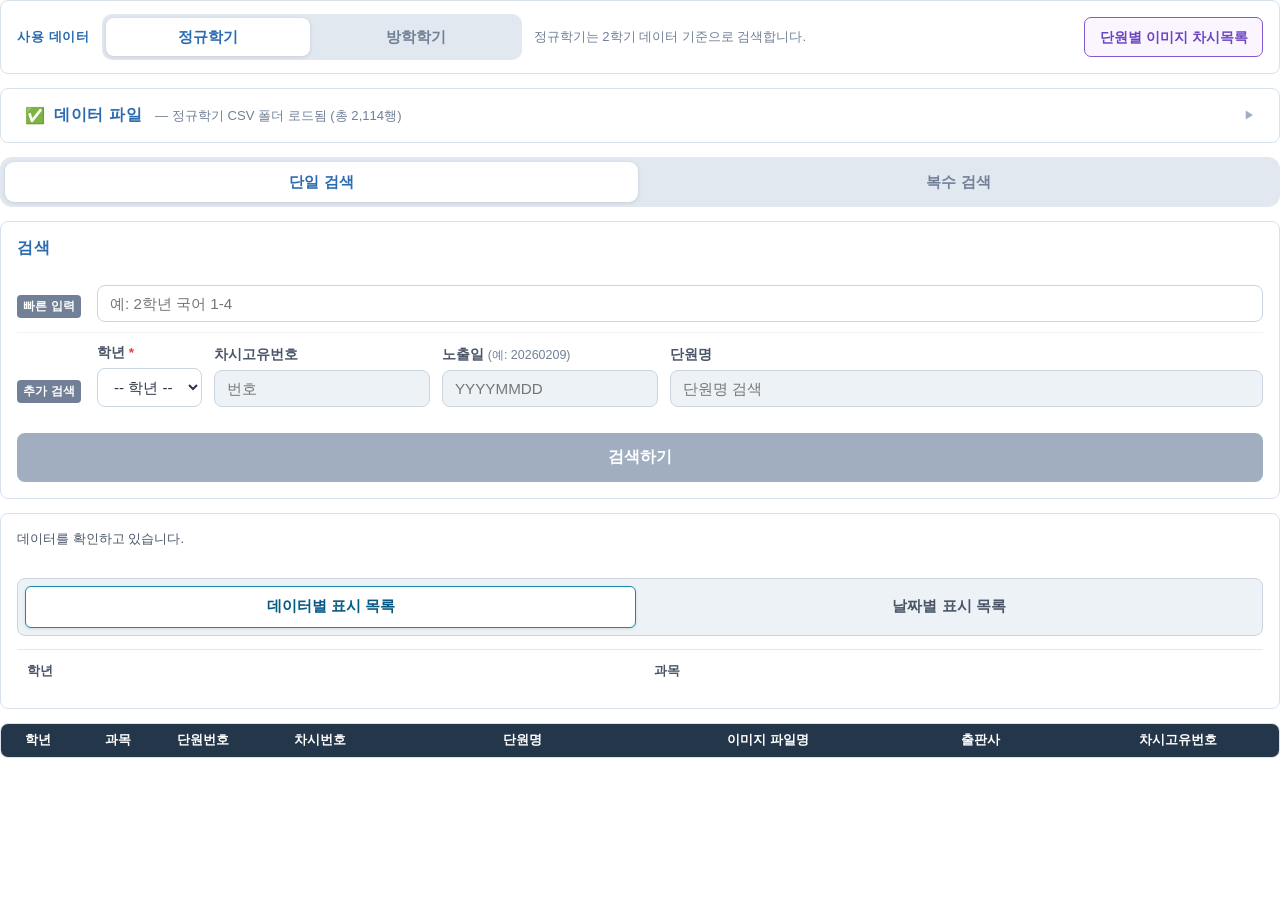
<file: schedule-card/index.html>
<!DOCTYPE html>
<html lang="ko">
<head>
  <meta charset="UTF-8" />
  <meta name="viewport" content="width=device-width, initial-scale=1.0" />
  <title>스케쥴 카드</title>
  <link rel="stylesheet" href="style.css?v=20260813-39" />
</head>
<body>
  <div class="container">
    <section class="unit-image-only-title" aria-label="단원별 이미지 차시 목록">
      <h1>단원별 이미지 차시 목록 정리</h1>
      <button type="button" class="unit-image-svg-copy-btn" id="unit-image-svg-copy-btn" disabled title="학년과 과목을 선택해 주세요">SVG 복사</button>
    </section>
    <section class="term-switch-card" aria-label="사용 데이터 선택">
      <div class="term-switch-label">사용 데이터</div>
      <div class="term-switch" id="term-switch">
        <button type="button" class="term-switch-btn active" data-term="regular">정규학기</button>
        <button type="button" class="term-switch-btn" data-term="vacation">방학학기</button>
      </div>
      <div class="term-switch-note" id="term-switch-note">정규학기는 2학기 데이터 기준으로 검색합니다.</div>
      <button type="button" class="unit-image-entry-btn" id="unit-image-entry-btn">단원별 이미지 차시목록</button>
    </section>

    <!-- 데이터 파일 섹션 (공통) -->
    <section class="card" id="file-section">
      <button class="file-section-toggle" id="file-section-toggle" aria-expanded="false">
        <span class="file-section-toggle-title">
          <span class="status-icon-inline" id="file-status-icon">📂</span>
          데이터 파일
          <span class="file-status-summary" id="file-status-summary">data.js 확인 중</span>
        </span>
        <span class="toggle-arrow" id="toggle-arrow">▶</span>
      </button>
      <div class="file-section-body" id="file-section-body" hidden>
        <div class="file-status" id="file-status">
          <span class="status-icon">📂</span>
          <span id="file-status-text">data.js 확인 중</span>
        </div>
        <p class="hint">조회 전용 · 공유된 일정 데이터를 표시합니다.</p>
      </div>
    </section>

    <!-- 탭 네비게이션 -->
    <div class="tab-nav">
      <button class="tab-btn active" data-tab="single">단일 검색</button>
      <button class="tab-btn" data-tab="bulk">복수 검색</button>
    </div>

    <!-- ── 단일 검색 탭 ── -->
    <div class="tab-content" id="tab-single">
      <section class="card" id="search-section">
        <h2>검색</h2>

        <!-- Row 1: 빠른 입력 -->
        <div class="search-mode-row">
          <div class="search-mode-label">빠른 입력</div>
          <div class="search-mode-body">
            <div class="form-group" style="flex:1;min-width:200px;">
              <input type="text" id="quick-search-input" placeholder="예: 5학년 수학 3-2" disabled autocomplete="off" />
            </div>
          </div>
        </div>

        <!-- Row 2: 추가 검색 -->
        <div class="search-mode-row">
          <div class="search-mode-label">추가 검색</div>
          <div class="search-mode-body">
            <div class="form-group form-group--sm">
              <label for="extra-grade-select">학년 <span class="required">*</span></label>
              <select id="extra-grade-select" disabled>
                <option value="">-- 학년 --</option>
              </select>
            </div>
            <div class="form-group form-group--sm">
              <label for="uniqueid-input">차시고유번호</label>
              <input type="text" id="uniqueid-input" placeholder="번호" disabled />
            </div>
            <div class="form-group form-group--sm">
              <label for="expdate-input">노출일 <span class="hint-inline">(예: 20260209)</span></label>
              <input type="text" id="expdate-input" placeholder="YYYYMMDD" disabled />
            </div>
            <div class="form-group">
              <label for="unitname-input">단원명</label>
              <input type="text" id="unitname-input" placeholder="단원명 검색" disabled />
            </div>
          </div>
        </div>

        <button class="btn btn-primary" id="analyze-btn" disabled style="margin-top:1rem;">검색하기</button>
      </section>

      <section class="card" id="result-section" hidden>
        <h2>분석 결과</h2>
        <div id="result-content"></div>
      </section>
    </div>

    <!-- ── 복수 검색 탭 ── -->
    <div class="tab-content" id="tab-bulk" hidden>
      <section class="card">
        <h2>복수 검색</h2>
        <p class="hint">학년과 요일별 차시를 입력해 공유 데이터를 검색합니다.</p>
        <div class="form-group form-group--sm">
          <label for="bulk-grade">학년 <span class="required">*</span></label>
          <select id="bulk-grade"><option value="">-- 학년 선택 --</option></select>
        </div>
      </section>

      <!-- 추출 결과 편집 -->
      <section class="card" id="bulk-edit-section">
        <h2>요일별 검색 조건</h2>
        <p class="hint" style="margin-bottom:1rem;">요일별로 찾을 차시를 입력하세요. <span class="hint-inline">(예: 수3-5, 국5-1, 바2-단풍)</span></p>
        <div class="extract-grid">
          <div class="extract-day">
            <div class="extract-day-label">월</div>
            <input type="text" id="edit-mon" class="extract-input" placeholder="없음" />
            <span class="extract-hint" id="hint-mon"></span>
          </div>
          <div class="extract-day">
            <div class="extract-day-label">화</div>
            <input type="text" id="edit-tue" class="extract-input" placeholder="없음" />
            <span class="extract-hint" id="hint-tue"></span>
          </div>
          <div class="extract-day">
            <div class="extract-day-label">수</div>
            <input type="text" id="edit-wed" class="extract-input" placeholder="없음" />
            <span class="extract-hint" id="hint-wed"></span>
          </div>
          <div class="extract-day">
            <div class="extract-day-label">목</div>
            <input type="text" id="edit-thu" class="extract-input" placeholder="없음" />
            <span class="extract-hint" id="hint-thu"></span>
          </div>
          <div class="extract-day">
            <div class="extract-day-label">금</div>
            <input type="text" id="edit-fri" class="extract-input" placeholder="없음" />
            <span class="extract-hint" id="hint-fri"></span>
          </div>
        </div>
        <button class="btn btn-primary" id="bulk-search-btn" style="margin-top:1rem;">검색하기</button>
      </section>

      <section class="card" id="bulk-result-section" hidden>
        <h2>분석 결과</h2>
        <div class="week-grid" id="week-grid"></div>
      </section>
    </div>

    <div id="unit-image-view" class="unit-image-view" hidden>
      <section class="card unit-image-header" hidden>
        <div>
          <h2>단원별 이미지 차시목록</h2>
          <p id="unit-image-source-summary" class="hint">저장된 일정 정보를 불러오는 중입니다.</p>
        </div>
        <div class="unit-image-actions">
          <button type="button" class="btn btn-ghost" id="unit-image-back-btn">검색 화면</button>
        </div>
      </section>

      <section class="card unit-image-status-card">
        <div id="unit-image-status" class="unit-image-status">데이터를 확인하고 있습니다.</div>
        <div id="unit-image-month-tabs" class="unit-image-month-tabs" aria-label="월 선택"></div>
        <div id="unit-image-view-tabs" class="unit-image-view-tabs" aria-label="목록 화면 선택">
          <button type="button" class="unit-image-view-tab active" data-unit-image-view="data">데이터별 표시 목록</button>
          <button type="button" class="unit-image-view-tab" data-unit-image-view="date">날짜별 표시 목록</button>
        </div>
        <div class="unit-image-subfilters">
          <div class="unit-image-filter-row">
            <span class="unit-image-filter-label">학년</span>
            <div id="unit-image-grade-tabs" class="unit-image-filter-tabs" aria-label="학년 선택"></div>
          </div>
          <div class="unit-image-filter-row">
            <span class="unit-image-filter-label">과목</span>
            <div id="unit-image-subject-tabs" class="unit-image-filter-tabs" aria-label="과목 선택"></div>
          </div>
        </div>
        <div id="unit-image-week-tabs" class="unit-image-week-tabs" aria-label="주차 선택" hidden></div>
        <div id="unit-image-date-summary" class="unit-image-date-summary" hidden></div>
      </section>

      <div id="unit-image-reuse-toggle" class="unit-image-reuse-toggle" aria-label="재사용 보라색 내용 표시 설정" hidden>
        <span class="unit-image-reuse-toggle-label">재사용차시</span>
        <div class="unit-image-reuse-toggle-buttons">
          <button type="button" class="unit-image-reuse-toggle-button" data-reuse-highlight="show">보기</button>
          <button type="button" class="unit-image-reuse-toggle-button" data-reuse-highlight="hide">안 보기</button>
        </div>
      </div>

      <section class="card unit-image-table-card">
        <div class="unit-image-table-wrap">
          <table class="result-table unit-image-table">
            <thead id="unit-image-table-head">
              <tr>
                <th>학년</th>
                <th>과목</th>
                <th>단원번호</th>
                <th>차시번호</th>
                <th>단원명</th>
                <th>이미지 파일명</th>
                <th>출판사</th>
                <th>차시고유번호</th>
              </tr>
            </thead>
            <tbody id="unit-image-table-body"></tbody>
          </table>
        </div>
        <div id="unit-image-empty" class="empty-state" hidden>선택한 월에 표시할 데이터가 없습니다.</div>
      </section>
    </div>

  </div>

  <script src="data.js?v=20260812-1"></script>
  <script src="../vendor/exceljs.min.js?v=20260703-39"></script>
  <script src="app.js?v=20261102-public-read-only"></script>
</body>
</html>
</file>
<file: styles.css>
:root {
  color-scheme: light;
  --bg: #f7f8fb;
  --panel: #ffffff;
  --ink: #172033;
  --muted: #667085;
  --line: #d9dee8;
  --soft: #eef2f7;
  --brand: #176b87;
  --brand-strong: #0e4d64;
  --accent: #d97706;
  --danger: #b42318;
  --shadow: 0 14px 34px rgba(30, 41, 59, 0.08);
}

* {
  box-sizing: border-box;
}

[hidden] {
  display: none !important;
}

html {
  overflow-y: scroll;
  scrollbar-gutter: stable;
}

body {
  margin: 0;
  background: var(--bg);
  color: var(--ink);
  font-family: "Malgun Gothic", "Apple SD Gothic Neo", Arial, sans-serif;
}

button,
input {
  font: inherit;
}

.app-shell {
  width: min(1480px, calc(100% - 40px));
  margin: 24px auto;
}

.topbar {
  display: flex;
  align-items: flex-start;
  justify-content: space-between;
  gap: 20px;
  padding: 22px 24px;
  background: var(--panel);
  border: 1px solid var(--line);
  border-radius: 8px;
  box-shadow: var(--shadow);
}

h1 {
  margin: 0 0 8px;
  font-size: 24px;
  line-height: 1.25;
  letter-spacing: 0;
}

p {
  margin: 0;
  color: var(--muted);
  font-size: 14px;
}

.actions {
  display: flex;
  flex-wrap: wrap;
  justify-content: flex-end;
  gap: 8px;
}

button,
.file-button {
  height: 40px;
  display: inline-flex;
  align-items: center;
  justify-content: center;
  padding: 0 14px;
  border: 1px solid var(--line);
  border-radius: 6px;
  background: #fff;
  color: var(--ink);
  cursor: pointer;
  white-space: nowrap;
}

.file-button input {
  display: none;
}

button.primary {
  border-color: var(--brand);
  background: var(--brand);
  color: #fff;
  font-weight: 700;
}

button.ghost {
  background: var(--soft);
}

button:disabled {
  opacity: 0.45;
  cursor: not-allowed;
}

.controls,
.view-action-bar,
.tab-section,
.table-wrap,
.math-analysis-panel,
.schedule-card-panel,
.overall-panel,
.view-tabs {
  margin-top: 14px;
  background: var(--panel);
  border: 1px solid var(--line);
  border-radius: 8px;
}

.view-action-bar {
  display: flex;
  justify-content: flex-end;
  gap: 8px;
  padding: 12px 16px;
}

.schedule-card-panel {
  margin-top: 14px;
  background: transparent;
  border: 0;
  border-radius: 0;
  overflow: hidden;
  padding: 0;
}

.schedule-card-panel iframe {
  display: block;
  width: 100%;
  min-height: calc(100vh - 170px);
  border: 0;
  background: #f7f8fb;
}

.view-tabs {
  display: flex;
  gap: 8px;
  padding: 10px;
}

body.lesson-only .view-tabs {
  display: none;
}

body.lesson-only #lessonView {
  display: flex;
  flex-direction: column;
}

body.lesson-only #lessonView > * {
  order: 10;
}

body.lesson-only .lesson-date-section {
  order: 1;
}

body.lesson-only .topbar,
body.lesson-only .lesson-action-bar,
body.lesson-only #lessonView > .controls {
  display: none;
}

body.lesson-only .lesson-action-bar {
  display: flex;
  justify-content: flex-end;
  order: 2;
  padding: 10px 14px;
}

body.lesson-only .lesson-action-bar .file-button {
  display: none;
}

#scheduleCardViewButton {
  margin-left: auto;
  border-color: #ea7a1a;
  background: #fff4e8;
  color: #9a4a00;
  font-weight: 800;
}

.view-tabs button.active {
  border-color: var(--brand);
  background: #e8f3f6;
  color: var(--brand-strong);
  font-weight: 800;
}

#scheduleCardViewButton.active {
  border-color: #d45f00;
  background: #f97316;
  color: #fff;
}

.controls {
  display: flex;
  align-items: center;
  justify-content: space-between;
  gap: 16px;
  padding: 14px 16px;
}

.search {
  display: flex;
  align-items: center;
  gap: 10px;
  min-width: min(520px, 100%);
}

.search input {
  width: 100%;
  height: 38px;
  border: 1px solid var(--line);
  border-radius: 6px;
  padding: 0 12px;
}

.order-control {
  display: flex;
  align-items: center;
  gap: 10px;
  margin-left: auto;
}

.segmented {
  display: inline-flex;
  border: 1px solid var(--line);
  border-radius: 6px;
  overflow: hidden;
  background: #fff;
}

.segmented button {
  height: 36px;
  border: 0;
  border-right: 1px solid var(--line);
  border-radius: 0;
  background: #fff;
}

.segmented button:last-child {
  border-right: 0;
}

.segmented button.active {
  background: #e8f3f6;
  color: var(--brand-strong);
  font-weight: 800;
}

.tab-section {
  padding: 14px 16px 12px;
  min-height: 84px;
}

.timeline-section {
  margin-top: 14px;
  padding: 16px;
  background: linear-gradient(180deg, #ffffff 0%, #f8fbfd 100%);
  border: 1px solid var(--line);
  border-radius: 8px;
}

.timeline-head {
  display: flex;
  align-items: flex-start;
  justify-content: space-between;
  gap: 16px;
  margin-bottom: 10px;
}

.timeline-range {
  display: none;
}

.timeline-legend {
  display: flex;
  flex-wrap: wrap;
  justify-content: flex-end;
  gap: 8px;
  color: var(--muted);
  font-size: 13px;
}

.timeline-mode {
  height: 32px;
  padding: 0 12px;
  border-radius: 999px;
  background: #fff;
  font-weight: 700;
  box-shadow: 0 1px 2px rgba(15, 23, 42, 0.06);
}

.timeline-mode.active {
  outline: 3px solid rgba(23, 107, 135, 0.18);
  outline-offset: 2px;
}

.timeline-mode.qa,
.timeline-cell.qa {
  background: #7651c9;
  color: #fff;
}

.timeline-mode.stage,
.timeline-cell.stage {
  background: #0797c9;
  color: #fff;
}

.timeline-mode.open,
.timeline-cell.open {
  background: #e02b34;
  color: #fff;
}

.timeline-mode.copy {
  border-color: #9fb3c8;
  color: #243447;
}

.timeline-months {
  display: grid;
  grid-template-columns: repeat(30, minmax(0, 1fr));
  gap: 4px;
  margin: 2px 5px 0;
  color: #334155;
  font-size: 12px;
  font-weight: 700;
  text-align: center;
}

.timeline-months span {
  grid-column: span var(--month-span);
  padding: 4px 0 5px;
  border: 1px solid #d7e1ec;
  border-bottom: 0;
  border-radius: 6px 6px 0 0;
  background: #f8fafc;
}

.timeline-grid {
  display: grid;
  grid-template-columns: repeat(30, minmax(0, 1fr));
  gap: 4px;
  padding: 5px;
  border: 1px solid #d7e1ec;
  border-radius: 8px;
  background: #edf3f8;
}

.timeline-cell {
  min-height: 44px;
  padding: 6px 2px;
  border: 1px solid #d6e0eb;
  border-radius: 6px;
  background: #fff;
  text-align: center;
  cursor: pointer;
  display: grid;
  align-content: center;
  gap: 2px;
  box-shadow: 0 1px 2px rgba(15, 23, 42, 0.04);
  transition: transform 0.12s ease, box-shadow 0.12s ease, border-color 0.12s ease;
}

.timeline-cell:hover {
  border-color: #9bb4c9;
  box-shadow: 0 4px 10px rgba(15, 23, 42, 0.10);
  transform: translateY(-1px);
}

.timeline-cell.disabled,
.timeline-cell.disabled:hover {
  border-color: #d8dee6;
  background: #e7ebf0;
  color: #8a95a3;
  cursor: not-allowed;
  opacity: 1;
  box-shadow: none;
  transform: none;
}

.timeline-cell .day {
  font-size: 13px;
  font-weight: 800;
}

.timeline-cell .month {
  font-size: 12px;
  opacity: 0.78;
}

.timeline-cell .d-day {
  font-size: 11px;
  opacity: 0.85;
}

.timeline-summary {
  display: flex;
  flex-wrap: wrap;
  flex: 1 1 auto;
  gap: 6px;
  margin: 0;
  font-size: 14px;
}

.timeline-summary-item {
  display: inline-flex;
  align-items: center;
  gap: 6px;
  padding: 6px 10px;
  border: 1px solid var(--line);
  border-radius: 6px;
  background: #fff;
  color: var(--ink);
}

.timeline-summary-item strong {
  font-weight: 800;
}

.summary-dot {
  width: 11px;
  height: 11px;
  border-radius: 3px;
  display: inline-block;
}

.summary-dot.qa {
  background: #6f35a5;
}

.summary-dot.stage {
  background: #06a8de;
}

.summary-dot.open {
  background: #e11d25;
}

.depth-row {
  display: grid;
  grid-template-columns: minmax(0, 1fr) minmax(0, 1fr);
  gap: 14px;
}

.depth-row .tab-section {
  min-width: 0;
  min-height: 94px;
}

.tabs {
  display: flex;
  flex-wrap: wrap;
  gap: 8px;
}

.tab {
  min-height: 36px;
  min-width: 112px;
  padding: 7px 12px;
  border: 1px solid var(--line);
  border-radius: 6px;
  background: #fff;
  color: var(--ink);
}

.tab.active {
  border-color: var(--brand);
  background: #e8f3f6;
  color: var(--brand-strong);
  font-weight: 800;
}

.tab .count {
  margin-left: 6px;
  color: var(--muted);
  font-size: 12px;
}

.depth-row .tab {
  min-width: 0;
  min-height: 36px;
  padding: 7px 12px;
  font-size: 14px;
  line-height: 1.2;
  white-space: nowrap;
}

.depth-row .tab .count {
  margin-left: 5px;
  font-size: 12px;
}

.depth-row .tab-section {
  min-height: 78px;
  padding: 13px 16px 12px;
}

.depth-row .tabs {
  flex-wrap: nowrap;
  gap: 8px;
  overflow: hidden;
}

.date-tabs .tab {
  width: 100%;
  min-height: 32px;
  min-width: 0;
  padding: 6px 8px;
  gap: 4px;
  justify-content: center;
  color: #0f172a;
  font-size: 14px;
  font-weight: 650;
  white-space: nowrap;
}

.date-tabs .tab .count {
  margin-left: 0;
  font-size: 11px;
}

.date-tabs .tab.past-open-date:not(.active) {
  border-color: #d7dee8;
  background: #eef2f6;
  color: #7a8798;
}

.date-tabs .tab.past-open-date:not(.active) .count {
  color: #8b97a7;
}

.date-tabs .tab.next-open-date {
  border-color: #f97316;
  background: #fff4e8;
  color: #9a4a00;
  box-shadow: inset 0 0 0 1px rgba(249, 115, 22, 0.22);
}

.date-tabs .tab.next-open-date .count {
  color: #b75b05;
}

.date-tabs .tab.next-open-date.active {
  border-color: #ea580c;
  background: #f97316;
  color: #fff;
}

.date-tabs .tab.next-open-date.active .count {
  color: #ffedd5;
}

.date-tabs {
  display: grid;
  grid-template-columns: repeat(7, minmax(0, 1fr));
  align-content: start;
  min-height: 88px;
}

.table-wrap {
  overflow: visible;
  min-height: 420px;
}

.table-group-tabs {
  display: flex;
  flex-wrap: wrap;
  gap: 5px;
  padding: 8px 14px;
  border-bottom: 1px solid var(--line);
  background: #fbfcfe;
}

.table-publisher-tabs {
  display: flex;
  flex-wrap: wrap;
  gap: 5px;
  align-items: center;
  padding: 6px 14px;
  border-bottom: 1px solid var(--line);
  background: #fbfcfe;
  min-height: 40px;
}

.mini-tab {
  min-height: 28px;
  height: auto;
  padding: 4px 8px;
  border: 1px solid var(--line);
  border-radius: 5px;
  background: #fff;
  color: var(--ink);
  font-size: 12px;
  line-height: 1.2;
}

.mini-tab.active {
  border-color: var(--brand);
  background: #e8f3f6;
  color: var(--brand-strong);
  font-weight: 800;
}

.mini-tab.table-publisher-main {
  border-color: #2563eb;
  background: #eff6ff;
  color: #1d4ed8;
  font-weight: 800;
}

.mini-tab.table-publisher-main.active {
  border-color: #1d4ed8;
  background: #2563eb;
  color: #fff;
}

.mini-tab.table-publisher-disabled {
  border-color: #d5dce6;
  background: #f1f5f9;
  color: #8b97a7;
}

.mini-tab.table-publisher-mixed-disabled {
  border-color: #cbd5e1;
  background: linear-gradient(135deg, #fff 0%, #fff 52%, #f1f5f9 52%, #f1f5f9 100%);
  color: #64748b;
}

.mini-tab span {
  margin-left: 4px;
  color: var(--muted);
  font-size: 10px;
}

.mini-tab.table-publisher-main span,
.mini-tab.table-publisher-main.active span {
  color: currentColor;
}

.table-head {
  display: flex;
  justify-content: flex-start;
  align-items: center;
  gap: 12px;
  padding: 14px 16px;
  border-bottom: 1px solid var(--line);
}

.table-head strong {
  flex: 0 1 auto;
  min-width: 0;
  overflow: hidden;
  text-overflow: ellipsis;
  white-space: nowrap;
}

.table-grade-tabs {
  display: flex;
  flex-wrap: wrap;
  gap: 5px;
  align-items: center;
}

#rowCount {
  margin-left: auto;
}

.analysis-head {
  display: flex;
  justify-content: space-between;
  align-items: center;
  gap: 12px;
  padding: 14px 16px;
  border-bottom: 1px solid var(--line);
}

.analysis-head span {
  color: var(--muted);
  font-size: 13px;
}

.analysis-date-tabs {
  padding: 14px 16px 12px;
  border-bottom: 1px solid var(--line);
}

.publisher-subject-tabs {
  padding: 10px 16px;
  border-bottom: 1px solid var(--line);
  background: #fbfcfe;
}

.publisher-filters {
  display: grid;
  grid-template-columns: repeat(2, minmax(0, 1fr));
  gap: 12px;
  padding: 12px 16px;
  border-bottom: 1px solid var(--line);
  background: #fbfcfe;
}

.publisher-grade-panel {
  min-width: 0;
  display: grid;
  grid-template-columns: auto 1fr;
  gap: 10px;
  align-items: center;
  padding: 10px;
  border: 1px solid var(--line);
  border-radius: 8px;
  background: #fff;
}

.publisher-grade-title {
  min-width: 48px;
  display: grid;
  gap: 5px;
  font-weight: 800;
  color: var(--brand-strong);
  text-align: center;
}

.publisher-grade-title strong {
  font-size: 15px;
}

.publisher-grade-title span {
  display: inline-flex;
  align-items: center;
  justify-content: center;
  min-height: 24px;
  padding: 3px 7px;
  border: 1px solid #b8d4df;
  border-radius: 6px;
  background: #f0f8fb;
  color: var(--brand-strong);
  font-size: 12px;
}

.publisher-grade-title .disabled-count {
  border-color: #d8dee6;
  background: #f1f3f6;
  color: var(--muted);
}

.publisher-lanes {
  min-width: 0;
  display: grid;
  grid-template-columns: 1fr 1fr 1fr;
  gap: 8px;
}

.publisher-lane {
  min-width: 0;
  display: grid;
  grid-template-rows: auto 1fr;
  gap: 6px;
}

.publisher-lane-head {
  color: var(--muted);
  font-size: 12px;
  font-weight: 800;
}

.publisher-chip-list {
  min-height: 48px;
  display: flex;
  flex-wrap: wrap;
  align-content: flex-start;
  gap: 6px;
  padding: 8px;
  border: 1px dashed #c8d4e4;
  border-radius: 7px;
  background: #f8fafc;
}

.publisher-chip-list.drag-over {
  border-color: var(--brand);
  background: #e8f3f6;
}

.publisher-chip {
  min-height: 30px;
  height: auto;
  display: inline-flex;
  align-items: center;
  gap: 5px;
  padding: 5px 9px;
  border: 1px solid var(--line);
  border-radius: 6px;
  font-size: 13px;
  font-weight: 700;
  cursor: grab;
  user-select: none;
}

.publisher-chip:active {
  cursor: grabbing;
}

.publisher-chip-main {
  border-color: #9fc4d0;
  background: #e8f3f6;
  color: var(--brand-strong);
}

.publisher-chip-sub {
  border-color: #d8c7ee;
  background: #f5efff;
  color: #5d3a93;
}

.publisher-chip-disabled,
.publisher-chip-sub.is-disabled {
  border-color: var(--line);
  background: #f1f3f6;
  color: var(--muted);
  text-decoration: line-through;
}

.publisher-chip input {
  width: 13px;
  height: 13px;
  margin: 0;
}

.publisher-empty {
  color: var(--muted);
  font-size: 12px;
}

.publisher-filter,
.publisher-filter-all {
  min-height: 34px;
  display: inline-flex;
  align-items: center;
  gap: 6px;
  padding: 6px 10px;
  border: 1px solid var(--line);
  border-radius: 6px;
  background: #fff;
  color: var(--ink);
  font-size: 13px;
  white-space: nowrap;
}

.publisher-filter input {
  width: 14px;
  height: 14px;
  margin: 0;
}

.publisher-filter-all {
  color: var(--brand-strong);
  font-weight: 800;
}

.analysis-kpis {
  display: none;
  grid-template-columns: repeat(4, minmax(0, 1fr));
  gap: 10px;
  padding: 14px 16px;
  border-bottom: 1px solid var(--line);
  background: #fbfcfe;
}

.analysis-kpi {
  display: grid;
  gap: 3px;
  padding: 12px;
  border: 1px solid var(--line);
  border-radius: 6px;
  background: #fff;
  color: var(--muted);
  font-size: 13px;
}

.analysis-kpi strong {
  color: var(--ink);
  font-size: 22px;
  line-height: 1.1;
}

.analysis-scroll {
  max-height: none;
}

.analysis-table {
  min-width: 1180px;
}

.analysis-table th:nth-child(1) { width: 90px; }
.analysis-table th:nth-child(2) { width: 330px; }
.analysis-table th:nth-child(3) { width: 430px; }
.analysis-table th:nth-child(4) { width: 260px; }
.analysis-table th:nth-child(5) { width: 90px; }

.analysis-table tbody tr.duplicate td {
  background: #fffaf0;
}

.analysis-table tbody tr.duplicate td:last-child {
  color: var(--accent);
  font-weight: 800;
}

.main-publisher {
  color: #0b63ce;
  font-weight: 900;
}

.disabled-publisher {
  color: #8a95a3;
}

.overall-panel {
  overflow: visible;
}

.overall-head {
  display: flex;
  justify-content: space-between;
  align-items: center;
  gap: 12px;
  padding: 14px 16px;
  border-bottom: 1px solid var(--line);
}

.overall-head span {
  color: var(--muted);
  font-size: 13px;
}

.overall-scroll {
  max-height: none;
  overflow-x: auto;
  overflow-y: visible;
}

.overall-panel table {
  border-collapse: collapse;
  table-layout: fixed;
  min-width: 1160px;
}

.overall-panel th:nth-child(1) { width: 290px; }
.overall-panel th:nth-child(2) { width: 110px; }
.overall-panel th:nth-child(3) { width: 70px; }
.overall-panel th:nth-child(4) { width: 70px; }
.overall-panel th:nth-child(5) { width: 105px; }
.overall-panel th:nth-child(6) { width: 360px; }
.overall-panel th:nth-child(7) { width: 120px; }
.overall-panel th:nth-child(8) { width: 300px; }

.overall-panel th,
.overall-panel td {
  border: 1px solid #111827;
  padding: 6px 8px;
  vertical-align: middle;
  white-space: pre-line;
}

.overall-panel th {
  background: #d9d9d9;
  color: #000;
  font-weight: 800;
}

.overall-title-row th {
  background: #fff;
  border: 0;
  border-bottom: 2px solid #111827;
  text-align: left;
  font-size: 14px;
}

.overall-title-row th:last-child {
  background: #ddebf7;
  text-align: right;
  font-size: 12px;
}

.overall-category {
  width: 260px;
  background: #e7e6e6;
  text-align: center;
  font-weight: 800;
}

.overall-panel tr.subject-math td:not(.overall-category) {
  background: #e2f0d9;
}

.overall-panel tr.subject-science td:not(.overall-category) {
  background: #cfeafa;
}

.overall-panel tr.subject-english td:not(.overall-category) {
  background: #d9e2f3;
}

.overall-panel tr.subject-plain td:not(.overall-category) {
  background: #fff;
}

.monthly-open-panel,
.weekly-report-panel {
  position: relative;
  margin-top: 14px;
  background: var(--panel);
  border: 1px solid var(--line);
  border-radius: 8px;
}

.monthly-open-head,
.weekly-report-head {
  display: flex;
  align-items: center;
  justify-content: space-between;
  gap: 12px;
  padding: 14px 16px;
  border-bottom: 1px solid var(--line);
}

.monthly-open-head strong,
.weekly-report-head strong {
  font-size: 16px;
}

.monthly-open-tools,
.weekly-report-tools {
  display: flex;
  align-items: center;
  gap: 8px;
}

.weekly-report-month-tabs {
  padding: 14px 16px 12px;
  border-bottom: 1px solid var(--line);
}

.weekly-report-week-tabs {
  padding: 10px 16px;
  border-bottom: 1px solid var(--line);
  background: #fbfcfe;
}

.weekly-report-content {
  display: grid;
  gap: 12px;
  padding: 14px 16px 18px;
}

.weekly-report-title {
  padding: 14px 16px;
  border: 1px solid #b8d4df;
  border-radius: 8px;
  background: #f0f8fb;
  color: var(--brand-strong);
}

.weekly-report-title > strong {
  display: block;
  font-size: 17px;
  font-weight: 900;
}

.weekly-report-title ul {
  margin: 8px 0 0;
  padding-left: 22px;
  color: var(--ink);
  font-size: 14px;
  font-weight: 700;
}

.weekly-report-card {
  padding: 14px 16px;
  border: 1px solid var(--line);
  border-radius: 8px;
  background: #fff;
}

.weekly-report-card-head {
  display: flex;
  align-items: center;
  justify-content: space-between;
  gap: 10px;
  margin-bottom: 8px;
}

.weekly-report-card-head h3 {
  margin: 0;
  color: var(--brand-strong);
  font-size: 17px;
}

.weekly-report-card-head button {
  min-height: 30px;
  padding: 5px 12px;
  border: 1px solid #b8d4df;
  border-radius: 7px;
  background: #f0f8fb;
  color: var(--brand-strong);
  font-size: 13px;
  font-weight: 800;
  cursor: pointer;
}

.weekly-report-card-head button:hover {
  border-color: var(--brand);
  background: #e6f4f8;
}

.weekly-report-block {
  display: grid;
  gap: 8px;
  margin-top: 12px;
}

.weekly-report-block > strong {
  display: block;
  font-size: 15px;
}

.weekly-report-block ul {
  margin: 0;
  padding-left: 24px;
}

.weekly-report-block li {
  margin: 4px 0;
  line-height: 1.55;
}

.monthly-open-list {
  padding: 14px 16px 18px;
}

.monthly-open-month-tabs {
  padding: 14px 16px 12px;
  border-bottom: 1px solid var(--line);
}

.monthly-open-table-wrap {
  overflow-x: auto;
}

.monthly-open-table {
  min-width: 980px;
  border-collapse: collapse;
  table-layout: fixed;
}

.monthly-open-table th:nth-child(1) { width: 160px; }
.monthly-open-table th:nth-child(2) { width: 140px; }
.monthly-open-table th:nth-child(3) { width: auto; }
.monthly-open-table th:nth-child(4) { width: 110px; }

.monthly-open-table th {
  position: static;
  background: #243447;
  color: #fff;
}

.monthly-open-table td {
  white-space: pre-line;
}

.monthly-open-table td strong {
  display: inline-block;
  padding: 2px 5px;
  background: #dff4ff;
  color: #123047;
}

.monthly-open-detail {
  margin-top: 16px;
  white-space: pre-line;
}

#rowCount {
  color: var(--muted);
  font-size: 13px;
}

.scroll-area {
  position: relative;
  overflow: auto;
  max-height: calc(100vh - 420px);
  min-height: 260px;
}

.table-wrap .scroll-area {
  max-height: none;
  min-height: 340px;
  overflow-x: auto;
  overflow-y: visible;
}

.scroll-area.analysis-scroll {
  max-height: none;
  overflow-x: auto;
  overflow-y: visible;
}

.scroll-area.overall-scroll {
  max-height: none;
  overflow-x: auto;
  overflow-y: visible;
}

table {
  width: 100%;
  border-collapse: separate;
  border-spacing: 0;
  font-size: 13px;
}

.table-wrap table {
  min-width: 1320px;
}

th,
td {
  border-right: 1px solid var(--line);
  border-bottom: 1px solid var(--line);
  padding: 9px 10px;
  vertical-align: top;
  background: #fff;
  line-height: 1.45;
}

th {
  position: sticky;
  top: 0;
  z-index: 1;
  background: #243447;
  color: #fff;
  font-weight: 800;
  text-align: center;
  white-space: nowrap;
}

td.number,
td.date {
  white-space: nowrap;
  text-align: center;
}

td.center {
  text-align: center;
}

tbody tr:nth-child(even) td {
  background: #fbfcfe;
}

.empty {
  position: absolute;
  inset: 72px 16px auto;
  padding: 36px 12px;
  text-align: center;
  color: var(--muted);
  border: 1px dashed var(--line);
  border-radius: 8px;
  background: #fff;
}

.toast {
  position: fixed;
  right: 24px;
  bottom: 24px;
  max-width: 420px;
  padding: 12px 14px;
  border-radius: 8px;
  background: #182230;
  color: #fff;
  box-shadow: var(--shadow);
  font-size: 14px;
}

@media (max-width: 1180px) {
  .date-tabs {
    grid-template-columns: repeat(5, minmax(0, 1fr));
  }
}

@media (max-width: 820px) {
  .app-shell {
    width: min(calc(100% - 24px), 1480px);
    margin: 12px auto;
  }

  .topbar,
  .controls {
    display: block;
  }

  .actions {
    justify-content: flex-start;
    margin-top: 14px;
  }

  .order-control {
    margin-top: 12px;
    margin-left: 0;
  }

  .search {
    min-width: 0;
  }

  .scroll-area {
    max-height: calc(100vh - 500px);
  }

  .scroll-area.overall-scroll {
    max-height: none;
  }

  .scroll-area.analysis-scroll {
    max-height: none;
  }

  .depth-row {
    grid-template-columns: 1fr;
  }

  .timeline-head {
    display: block;
  }

  .timeline-legend {
    justify-content: flex-start;
    margin-top: 10px;
  }

  .timeline-grid {
    grid-template-columns: repeat(30, 44px);
    overflow-x: auto;
  }

  .timeline-months {
    grid-template-columns: repeat(30, 44px);
    overflow-x: auto;
  }

  .date-tabs {
    grid-template-columns: repeat(3, minmax(0, 1fr));
  }
}
</file>
<file: schedule-card/style.css>
*, *::before, *::after {
  box-sizing: border-box;
  margin: 0;
  padding: 0;
}

body {
  font-family: 'Segoe UI', 'Apple SD Gothic Neo', sans-serif;
  background: transparent;
  color: #2d3748;
  min-height: 0;
  padding: 0;
  overflow: hidden;
}

body.unit-image-only {
  min-height: 100vh;
  overflow-x: hidden;
  overflow-y: auto;
}

.container {
  width: 100%;
  max-width: none;
  margin: 0 auto;
  display: flex;
  flex-direction: column;
  gap: 14px;
}

.title {
  font-size: 1.8rem;
  font-weight: 700;
  color: #1a365d;
  text-align: center;
  padding-bottom: 0.5rem;
  border-bottom: 3px solid #3182ce;
}

/* 사용 데이터 전환 */
.term-switch-card {
  display: grid;
  grid-template-columns: auto minmax(240px, 420px) 1fr auto;
  align-items: center;
  gap: 0.75rem;
  background: #fff;
  border: 1px solid #d9e2ec;
  border-radius: 8px;
  padding: 0.8rem 1rem;
  box-shadow: none;
}

.term-switch-label {
  font-size: 0.82rem;
  font-weight: 700;
  color: #2b6cb0;
  text-transform: uppercase;
  letter-spacing: 0.05em;
  white-space: nowrap;
}

.term-switch {
  display: grid;
  grid-template-columns: 1fr 1fr;
  gap: 0.25rem;
  background: #e2e8f0;
  border-radius: 10px;
  padding: 0.25rem;
}

.term-switch-btn {
  border: none;
  border-radius: 8px;
  background: transparent;
  color: #718096;
  cursor: pointer;
  font-size: 0.95rem;
  font-weight: 700;
  padding: 0.55rem 0.9rem;
  transition: background 0.15s, color 0.15s, box-shadow 0.15s;
}

.term-switch-btn.active {
  background: #fff;
  color: #2b6cb0;
  box-shadow: 0 1px 4px rgba(0,0,0,0.12);
}

.term-switch-btn:hover:not(.active) {
  background: rgba(255,255,255,0.55);
  color: #4a5568;
}

.term-switch-note {
  min-width: 0;
  font-size: 0.82rem;
  color: #718096;
}

.unit-image-entry-btn {
  min-height: 40px;
  padding: 0.55rem 0.9rem;
  border: 1px solid #805ad5;
  border-radius: 7px;
  background: #faf5ff;
  color: #6b46c1;
  font-size: 0.88rem;
  font-weight: 700;
  white-space: nowrap;
  cursor: pointer;
}

.unit-image-entry-btn:hover,
.unit-image-entry-btn.active {
  background: #6b46c1;
  color: #fff;
}

/* 카드 */
.card {
  background: #fff;
  border: 1px solid #d9e2ec;
  border-radius: 8px;
  padding: 1rem;
  box-shadow: none;
}

.card h2 {
  font-size: 1rem;
  font-weight: 600;
  color: #2b6cb0;
  margin-bottom: 1rem;
  text-transform: uppercase;
  letter-spacing: 0.05em;
}

/* 데이터 파일 섹션 토글 */
#file-section {
  padding: 0;
}

.file-section-toggle {
  width: 100%;
  display: flex;
  align-items: center;
  justify-content: space-between;
  background: none;
  border: none;
  padding: 1rem 1.5rem;
  cursor: pointer;
  text-align: left;
  border-radius: 12px;
  transition: background 0.15s;
}

.file-section-toggle:hover {
  background: #f7fafc;
}

.file-section-toggle[aria-expanded="true"] {
  border-bottom: 1px solid #e2e8f0;
  border-radius: 12px 12px 0 0;
}

.file-section-toggle-title {
  display: flex;
  align-items: center;
  gap: 0.5rem;
  font-size: 1rem;
  font-weight: 600;
  color: #2b6cb0;
  text-transform: uppercase;
  letter-spacing: 0.05em;
}

.file-status-summary {
  font-size: 0.82rem;
  font-weight: 400;
  color: #718096;
  text-transform: none;
  letter-spacing: 0;
  margin-left: 0.25rem;
}

.toggle-arrow {
  font-size: 0.7rem;
  color: #a0aec0;
  transition: transform 0.2s;
}

.file-section-toggle[aria-expanded="true"] .toggle-arrow {
  transform: rotate(90deg);
}

.file-section-body {
  padding: 1rem 1.5rem 1.5rem;
}

/* 파일 상태 */
.file-status {
  display: flex;
  align-items: center;
  gap: 0.6rem;
  background: #ebf8ff;
  border: 1px solid #bee3f8;
  border-radius: 8px;
  padding: 0.75rem 1rem;
  margin-bottom: 1rem;
  font-size: 0.9rem;
  color: #2c5282;
}

.file-status.has-file {
  background: #f0fff4;
  border-color: #9ae6b4;
  color: #276749;
}

.status-icon {
  font-size: 1.2rem;
}

.data-actions {
  display: flex;
  flex-wrap: wrap;
  gap: 0.5rem;
  margin-bottom: 0.75rem;
}

.server-folder-control {
  display: grid;
  gap: 0.5rem;
  margin-bottom: 1rem;
}

.server-folder-base {
  font-size: 0.78rem;
  color: #718096;
  overflow-wrap: anywhere;
}

.server-folder-row {
  display: grid;
  grid-template-columns: minmax(180px, 1fr) auto auto;
  gap: 0.5rem;
  align-items: center;
}

.server-folder-row input {
  width: 100%;
  border: 1px solid #cbd5e0;
  border-radius: 8px;
  padding: 0.6rem 0.75rem;
  font-size: 0.9rem;
}

.btn-ghost {
  background: #f7fafc;
  border-color: #cbd5e0;
  color: #4a5568;
}

.btn-ghost:hover {
  background: #edf2f7;
}

/* 버튼 */
.btn {
  display: inline-block;
  padding: 0.55rem 1.3rem;
  border-radius: 8px;
  font-size: 0.9rem;
  font-weight: 600;
  cursor: pointer;
  border: 2px solid transparent;
  transition: background 0.15s, color 0.15s, border-color 0.15s;
  text-align: center;
}

.btn-outline {
  background: #fff;
  border-color: #3182ce;
  color: #3182ce;
}
.btn-outline:hover {
  background: #ebf8ff;
}

.btn-primary {
  background: #3182ce;
  color: #fff;
  border-color: #3182ce;
  width: 100%;
  padding: 0.75rem;
  font-size: 1rem;
  margin-top: 0.5rem;
}
.btn-primary:hover:not(:disabled) {
  background: #2b6cb0;
  border-color: #2b6cb0;
}
.btn-primary:disabled {
  background: #a0aec0;
  border-color: #a0aec0;
  cursor: not-allowed;
}

@media (max-width: 720px) {
  .server-folder-row {
    grid-template-columns: 1fr;
  }
}

/* 조건 레이블 */
.condition-label {
  font-size: 0.78rem;
  font-weight: 700;
  color: #2b6cb0;
  text-transform: uppercase;
  letter-spacing: 0.06em;
  margin-bottom: 0.5rem;
  padding-left: 0.4rem;
  border-left: 3px solid #3182ce;
}
.condition-label.sub {
  color: #718096;
  border-color: #cbd5e0;
  margin-top: 1rem;
}

/* ── 3행 검색 모드 ─────────────────────────────────────── */
.search-mode-row {
  display: flex;
  align-items: flex-end;
  gap: 1rem;
  padding: 0.65rem 0;
  border-bottom: 1px solid #edf2f7;
}
.search-mode-row:last-of-type {
  border-bottom: none;
}
.search-mode-label {
  flex: 0 0 60px;
  font-size: 0.72rem;
  font-weight: 700;
  color: #fff;
  background: #718096;
  border-radius: 4px;
  padding: 0.25rem 0.4rem;
  text-align: center;
  white-space: nowrap;
  margin-bottom: 0.25rem;
}
.search-mode-body {
  flex: 1;
  display: flex;
  flex-wrap: wrap;
  gap: 0.75rem;
  align-items: flex-end;
}
.search-mode-hint {
  font-size: 0.72rem;
  color: #a0aec0;
  white-space: nowrap;
  padding-bottom: 0.3rem;
}

/* 필수 표시 */
.required {
  color: #e53e3e;
  font-size: 0.85rem;
}

/* 폼 */
.form-row {
  display: flex;
  gap: 1rem;
  flex-wrap: wrap;
}

.form-group {
  display: flex;
  flex-direction: column;
  gap: 0.4rem;
  flex: 1;
  min-width: 160px;
}

.form-group--sm {
  flex: 0 0 auto;
  min-width: 100px;
  max-width: 260px;
}

#extra-grade-select {
  width: 100%;
}

/* 빠른 입력 */
.quick-search-wrap {
  display: flex;
  gap: 0.4rem;
  align-items: center;
}
.quick-search-wrap input {
  flex: 1 1 auto;
  min-width: 0;
}
.btn-sm {
  padding: 0.3rem 0.7rem;
  font-size: 0.8rem;
  white-space: nowrap;
}

.form-group label {
  font-size: 0.85rem;
  font-weight: 600;
  color: #4a5568;
}

.form-group select,
.form-group input[type="text"] {
  width: 100%;
  padding: 0.55rem 0.75rem;
  border: 1.5px solid #cbd5e0;
  border-radius: 8px;
  font-size: 0.95rem;
  color: #2d3748;
  background: #fff;
  transition: border-color 0.15s;
}

.form-group select:focus,
.form-group input[type="text"]:focus {
  outline: none;
  border-color: #3182ce;
  box-shadow: 0 0 0 3px rgba(49,130,206,0.15);
}

.form-group select:disabled,
.form-group input[type="text"]:disabled {
  background: #edf2f7;
  color: #a0aec0;
  cursor: not-allowed;
}

.hint {
  margin-top: 0.6rem;
  font-size: 0.78rem;
  color: #718096;
}

.hint-inline {
  font-size: 0.78rem;
  color: #718096;
  font-weight: 400;
}

/* 결과 영역 */
.result-header {
  display: flex;
  justify-content: space-between;
  align-items: flex-start;
  flex-wrap: wrap;
  gap: 0.5rem;
  margin-bottom: 1.2rem;
  padding-bottom: 1rem;
  border-bottom: 1px solid #e2e8f0;
}

.result-title {
  font-size: 1.3rem;
  font-weight: 700;
  color: #1a365d;
}

.result-meta {
  font-size: 0.9rem;
  color: #718096;
}

.info-grid {
  display: grid;
  grid-template-columns: repeat(auto-fit, minmax(220px, 1fr));
  gap: 0.75rem;
  margin-bottom: 1.5rem;
}

.info-item {
  background: #f7fafc;
  border-radius: 8px;
  padding: 0.75rem 1rem;
}

.info-label {
  font-size: 0.75rem;
  font-weight: 600;
  color: #718096;
  text-transform: uppercase;
  letter-spacing: 0.04em;
  margin-bottom: 0.3rem;
}

.info-label--with-action {
  display: flex;
  align-items: center;
  justify-content: space-between;
  gap: 0.5rem;
}

.info-value {
  font-size: 0.95rem;
  color: #2d3748;
  font-weight: 500;
}

/* 섹션 블록 */
.result-block {
  margin-bottom: 1.5rem;
}

.result-block-header {
  display: flex;
  align-items: center;
  justify-content: space-between;
  margin-bottom: 0.6rem;
}
.result-block-header--col {
  flex-direction: column;
  align-items: flex-start;
  gap: 0.4rem;
}
.copy-btns {
  display: flex;
  gap: 0.3rem;
}

.result-block-title {
  font-size: 0.85rem;
  font-weight: 700;
  color: #2b6cb0;
  padding-left: 0.5rem;
  border-left: 3px solid #3182ce;
}

/* 대표 단원명·차시명 값 표시 */
.result-block-value {
  font-size: 0.95rem;
  color: #2d3748;
  padding: 0.35rem 0.5rem;
  line-height: 1.5;
}

.btn-copy {
  padding: 0.25rem 0.5rem;
  border-radius: 6px;
  font-size: 0.72rem;
  font-weight: 600;
  cursor: pointer;
  border: 1.5px solid #3182ce;
  background: #fff;
  color: #3182ce;
  white-space: nowrap;
  transition: background 0.15s, color 0.15s;
}
.btn-copy:hover {
  background: #ebf8ff;
}
.btn-copy.copied {
  background: #276749;
  border-color: #276749;
  color: #fff;
}
.btn-copy-excel {
  border-color: #2f855a;
  color: #2f855a;
  margin-left: 0.3rem;
}
.btn-copy-excel:hover {
  background: #f0fff4;
}

/* 테이블 */
.result-table {
  width: 100%;
  border-collapse: collapse;
  font-size: 0.88rem;
}

.result-table th {
  background: #edf2f7;
  padding: 0.5rem 0.75rem;
  text-align: left;
  font-weight: 600;
  color: #4a5568;
  font-size: 0.8rem;
}

.result-table td {
  padding: 0.5rem 0.75rem;
  border-bottom: 1px solid #e2e8f0;
  color: #2d3748;
}

.result-table tr:last-child td {
  border-bottom: none;
}

.result-table tr.diff td {
  color: #c53030;
  font-weight: 500;
}

/* 단원별 이미지 차시목록 */
.unit-image-view {
  display: flex;
  flex-direction: column;
  gap: 14px;
}

.unit-image-header {
  display: flex;
  align-items: center;
  justify-content: space-between;
  gap: 1rem;
}

.unit-image-header[hidden] {
  display: none !important;
}

.unit-image-only .unit-image-entry-btn,
.unit-image-only .term-switch-label,
.unit-image-only .term-switch-note {
  display: none;
}

.unit-image-only .term-switch-card {
  display: none;
}

.unit-image-only-title {
  display: none;
  padding: 1.25rem 1.5rem;
  background: #fff;
  border: 1px solid #d9e2ec;
  border-radius: 8px;
}

.unit-image-only .unit-image-only-title {
  display: flex;
  align-items: center;
  justify-content: space-between;
  gap: 1rem;
}

.unit-image-only-title h1 {
  margin: 0;
  color: #102a43;
  font-size: 1.6rem;
  font-weight: 700;
}

.unit-image-svg-copy-btn {
  min-width: 112px;
  min-height: 42px;
  padding: 0.62rem 1rem;
  border: 1px solid #0f6f8e;
  border-radius: 6px;
  background: #117a9b;
  color: #fff;
  font-size: 0.92rem;
  font-weight: 700;
  cursor: pointer;
}

.unit-image-svg-copy-btn:hover:not(:disabled) {
  border-color: #075985;
  background: #075985;
}

.unit-image-svg-copy-btn.copied {
  border-color: #2f855a;
  background: #2f855a;
}

.unit-image-svg-copy-btn:disabled {
  border-color: #d5dee7;
  background: #e8eef4;
  color: #8a9aaa;
  cursor: default;
}

.unit-image-only .container {
  width: 100%;
  max-width: 1480px;
  margin: 0 auto;
}

.unit-image-header h2 {
  margin-bottom: 0.35rem;
  color: #44337a;
  text-transform: none;
  letter-spacing: 0;
}

.unit-image-actions {
  display: flex;
  align-items: center;
  gap: 0.5rem;
  flex-shrink: 0;
}

.unit-image-status-card {
  display: flex;
  flex-direction: column;
  gap: 0.8rem;
}

.unit-image-status {
  min-height: 22px;
  color: #4a5568;
  font-size: 0.84rem;
}

.unit-image-status.error {
  color: #c53030;
  font-weight: 600;
}

.unit-image-month-tabs {
  display: flex;
  flex-wrap: wrap;
  gap: 0.45rem;
}

.unit-image-month-tab {
  min-width: 92px;
  padding: 0.52rem 0.75rem;
  border: 1px solid #cbd5e0;
  border-radius: 6px;
  background: #fff;
  color: #4a5568;
  font-size: 0.84rem;
  font-weight: 700;
  cursor: pointer;
}

.unit-image-month-tab.active {
  border-color: #6b46c1;
  background: #6b46c1;
  color: #fff;
}

.unit-image-view-tabs {
  display: flex;
  gap: 0.45rem;
  padding: 0.45rem;
  border: 1px solid #cbd5e0;
  border-radius: 8px;
  background: #edf2f7;
}

.unit-image-view-tab {
  flex: 1;
  min-height: 42px;
  border: 1px solid transparent;
  border-radius: 6px;
  background: transparent;
  color: #4a5568;
  font-size: 0.95rem;
  font-weight: 700;
  cursor: pointer;
}

.unit-image-view-tab.active {
  border-color: #168aad;
  background: #fff;
  color: #075985;
  box-shadow: 0 1px 3px rgba(15, 23, 42, 0.12);
}

.unit-image-week-tabs {
  display: flex;
  flex-wrap: wrap;
  gap: 0.35rem;
}

.unit-image-week-tab {
  padding: 0.4rem 0.65rem;
  border: 1px solid #cbd5e0;
  border-radius: 6px;
  background: #fff;
  color: #4a5568;
  font-size: 0.78rem;
  font-weight: 700;
  cursor: pointer;
}

.unit-image-week-tab.active {
  border-color: #6b46c1;
  background: #f3e8ff;
  color: #553c9a;
}

.unit-image-date-summary {
  color: #4a5568;
  font-size: 0.8rem;
  font-weight: 700;
}

.unit-image-subfilters {
  display: grid;
  grid-template-columns: repeat(2, minmax(0, 1fr));
  gap: 0.55rem;
  padding-top: 0.8rem;
  border-top: 1px solid #e2e8f0;
}

.unit-image-filter-row {
  display: grid;
  grid-template-columns: 46px minmax(0, 1fr);
  gap: 0.65rem;
  align-items: center;
}

.unit-image-filter-label {
  color: #4a5568;
  font-size: 0.8rem;
  font-weight: 700;
  text-align: center;
}

.unit-image-filter-tabs {
  display: flex;
  flex-wrap: wrap;
  gap: 0.35rem;
  min-width: 0;
}

.unit-image-filter-tab {
  min-height: 32px;
  padding: 0.35rem 0.7rem;
  border: 1px solid #cbd5e0;
  border-radius: 6px;
  background: #fff;
  color: #4a5568;
  font-size: 0.8rem;
  font-weight: 600;
  cursor: pointer;
}

.unit-image-filter-tab:hover {
  border-color: #63b3ed;
  color: #1a5f7a;
}

.unit-image-filter-tab.active {
  border-color: #168aad;
  background: #e6f6fa;
  color: #075985;
  font-weight: 700;
}

.unit-image-reuse-toggle {
  display: flex;
  justify-content: flex-end;
  align-items: center;
  gap: 0.5rem;
  margin: -6px 2px;
}

.unit-image-reuse-toggle[hidden] {
  display: none;
}

.unit-image-reuse-toggle-label {
  color: #4a5568;
  font-size: 0.78rem;
  font-weight: 700;
}

.unit-image-reuse-toggle-buttons {
  display: inline-flex;
}

.unit-image-reuse-toggle-button {
  min-height: 30px;
  padding: 0.28rem 0.65rem;
  border: 1px solid #cbd5e0;
  background: #fff;
  color: #4a5568;
  font-size: 0.76rem;
  font-weight: 700;
  cursor: pointer;
}

.unit-image-reuse-toggle-button:first-child {
  border-radius: 6px 0 0 6px;
}

.unit-image-reuse-toggle-button:last-child {
  margin-left: -1px;
  border-radius: 0 6px 6px 0;
}

.unit-image-reuse-toggle-button.active {
  position: relative;
  z-index: 1;
  border-color: #805ad5;
  background: #6b46c1;
  color: #fff;
}

.unit-image-reuse-toggle-button[data-reuse-highlight="hide"].active {
  border-color: #94a3b8;
  background: #e2e8f0;
  color: #334155;
}

@media (max-width: 900px) {
  .unit-image-subfilters {
    grid-template-columns: 1fr;
  }
}

.unit-image-table-card {
  padding: 0;
  overflow: hidden;
}

.unit-image-table-wrap {
  width: 100%;
  overflow-x: auto;
}

.unit-image-table {
  table-layout: fixed;
  min-width: 1180px;
}

.unit-image-table th {
  background: #24364a;
  color: #fff;
  text-align: center;
  white-space: nowrap;
}

.unit-image-table td {
  text-align: center;
  vertical-align: middle;
  word-break: keep-all;
}

.unit-image-table th:nth-child(1) { width: 70px; }
.unit-image-table th:nth-child(2) { width: 80px; }
.unit-image-table th:nth-child(3) { width: 80px; }
.unit-image-table th:nth-child(4) { width: 140px; }
.unit-image-table th:nth-child(5) { width: 240px; }
.unit-image-table th:nth-child(6) { width: 220px; }
.unit-image-table th:nth-child(7) { width: 180px; }
.unit-image-table th:nth-child(8) { width: 190px; }

.unit-image-table.date-mode th:nth-child(1) { width: 5%; }
.unit-image-table.date-mode th:nth-child(2) { width: 6%; }
.unit-image-table.date-mode th:nth-child(3) { width: 6%; }
.unit-image-table.date-mode th:nth-child(4) { width: 7%; }
.unit-image-table.date-mode th:nth-child(5) { width: 15%; }
.unit-image-table.date-mode th:nth-child(6) { width: 28%; }
.unit-image-table.date-mode th:nth-child(7) { width: 12%; }
.unit-image-table.date-mode th:nth-child(8) { width: 9%; }
.unit-image-table.date-mode th:nth-child(9) { width: 12%; }

.unit-image-table.date-mode {
  width: 100%;
  min-width: 1180px;
}

.unit-image-table.date-mode td {
  white-space: normal;
  overflow-wrap: anywhere;
  word-break: break-word;
  line-height: 1.45;
  overflow: hidden;
}

.unit-image-table td:nth-child(5),
.unit-image-table td:nth-child(8) {
  text-align: left;
  word-break: break-word;
}

.unit-image-table td:nth-child(5) {
  white-space: pre-line;
  line-height: 1.55;
}

.unit-image-table.date-mode td:nth-child(5) {
  white-space: pre-line;
  overflow-wrap: anywhere;
  word-break: break-word;
  line-height: 1.45;
}

.unit-image-table.date-mode td:nth-child(6),
.unit-image-table.date-mode td:nth-child(9) {
  text-align: left;
  white-space: pre-line;
  overflow-wrap: anywhere;
  word-break: break-word;
  line-height: 1.45;
}

.unit-image-table.date-mode td:nth-child(7),
.unit-image-table.date-mode td:nth-child(8) {
  white-space: pre-line;
  overflow-wrap: anywhere;
  word-break: break-word;
}

.unit-image-table.date-mode td:nth-child(8) {
  text-align: center;
}

.unit-image-table td.unit-image-lesson-orders {
  white-space: pre-line;
  line-height: 1.55;
}

.unit-image-copy-line {
  display: flex;
  align-items: center;
  gap: 0.35rem;
  min-width: 0;
}

.unit-image-copy-line + .unit-image-copy-line {
  margin-top: 0.28rem;
}

.unit-image-id-cell .unit-image-copy-line,
.unit-image-publisher-line {
  min-height: 1.45rem;
}

.unit-image-publisher-line {
  display: flex;
  align-items: center;
  justify-content: center;
}

.unit-image-publisher-line + .unit-image-publisher-line {
  margin-top: 0.28rem;
}

.unit-image-file-cell .unit-image-copy-line {
  justify-content: center;
}

.unit-image-subject-copy-line {
  justify-content: center;
}

.unit-image-subject-cell .unit-image-inline-copy {
  min-width: 28px;
  padding-inline: 0.24rem;
}

.unit-image-copy-text {
  min-width: 0;
  overflow-wrap: anywhere;
  word-break: break-word;
}

.unit-image-copy-actions {
  display: inline-flex;
  flex: 0 0 auto;
  gap: 0.22rem;
}

.unit-image-inline-copy {
  flex: 0 0 auto;
  min-width: 31px;
  padding: 0.12rem 0.3rem;
  border: 1px solid #b8c8d8;
  border-radius: 4px;
  background: #f8fafc;
  color: #3f5f7c;
  font-size: 0.68rem;
  font-weight: 700;
  line-height: 1.35;
  cursor: pointer;
}

.unit-image-inline-copy:hover {
  border-color: #168aad;
  background: #e6f6fa;
  color: #075985;
}

.unit-image-inline-copy.copied {
  border-color: #38a169;
  background: #f0fff4;
  color: #276749;
}

.unit-image-inline-copy:disabled {
  border-color: #d7e0e8;
  background: #f1f5f9;
  color: #94a3b8;
  cursor: default;
}

.unit-image-copy-status {
  flex: 0 0 auto;
  color: #2f855a;
  font-size: 0.68rem;
  font-weight: 700;
  white-space: nowrap;
}

.unit-image-week-divider th,
.unit-image-date-divider th {
  text-align: left;
  white-space: nowrap;
}

.unit-image-week-divider th {
  padding: 0.7rem 0.8rem;
  background: #e9d8fd;
  color: #553c9a;
  font-size: 0.9rem;
}

.unit-image-date-divider th {
  padding: 0.5rem 0.8rem;
  background: #f7fafc;
  color: #2d3748;
  font-size: 0.82rem;
}

.unit-image-date-divider-content {
  display: flex;
  align-items: center;
  gap: 0.5rem;
  min-width: 0;
}

.unit-image-date-copy-actions {
  display: inline-flex;
  align-items: center;
  gap: 0.3rem;
}

.unit-image-date-copy-actions .unit-image-inline-copy {
  min-width: auto;
  padding-inline: 0.42rem;
}

.unit-image-review-row td {
  background: #fff5f5;
}

.unit-image-missing-row td {
  background: #fff;
  color: #94a3b8;
}

.unit-image-missing-row .unit-image-missing-summary {
  text-align: left;
  color: #64748b;
  font-weight: 700;
}

.unit-image-missing-row .unit-image-validation {
  color: #64748b;
  font-weight: 700;
}

.unit-image-validation {
  color: #2f855a;
  font-weight: 700;
}

.unit-image-review-row .unit-image-validation {
  color: #c53030;
}

.unit-image-reuse {
  color: #8e24aa;
  font-weight: 700;
}

.unit-image-table.date-mode .unit-image-date-reuse-row td {
  color: #8e24aa;
  font-weight: 700;
}

.empty-state {
  padding: 2rem;
  text-align: center;
  color: #718096;
}

.diff-badge {
  display: inline-block;
  background: #fff5f5;
  border: 1px solid #feb2b2;
  color: #c53030;
  border-radius: 4px;
  padding: 0.1rem 0.4rem;
  font-size: 0.75rem;
  margin-left: 0.4rem;
}

.diff-badge--fix {
  background: #f0fff4;
  border-color: #9ae6b4;
  color: #276749;
}
.diff-badge--warn {
  background: #fffaf0;
  border-color: #fbd38d;
  color: #c05200;
}

/* 에러 메시지 */
.error-msg {
  background: #fff5f5;
  border: 1px solid #feb2b2;
  color: #c53030;
  border-radius: 8px;
  padding: 1rem;
  text-align: center;
  font-weight: 500;
}

/* ── 탭 네비게이션 ─────────────────────────────────────── */
.tab-nav {
  display: flex;
  gap: 0.25rem;
  background: #e2e8f0;
  border-radius: 12px;
  padding: 0.3rem;
}

.tab-nav[hidden] {
  display: none;
}

.tab-btn {
  flex: 1;
  padding: 0.6rem 1rem;
  border: none;
  border-radius: 9px;
  font-size: 0.95rem;
  font-weight: 600;
  cursor: pointer;
  background: transparent;
  color: #718096;
  transition: background 0.15s, color 0.15s, box-shadow 0.15s;
}

.tab-btn.active {
  background: #fff;
  color: #2b6cb0;
  box-shadow: 0 1px 4px rgba(0,0,0,0.12);
}

.tab-btn:hover:not(.active) {
  color: #4a5568;
  background: rgba(255,255,255,0.5);
}

/* ── API Key 설정 행 ────────────────────────────────────── */
.apikey-row {
  display: flex;
  gap: 0.75rem;
  align-items: flex-end;
  margin-top: 1rem;
  flex-wrap: wrap;
}

.apikey-status {
  font-size: 0.85rem;
  font-weight: 600;
  align-self: flex-end;
  padding-bottom: 0.55rem;
  white-space: nowrap;
}

.apikey-status--saved {
  color: #276749;
}

/* ── 이미지 업로드 행 ────────────────────────────────── */
.image-input-row {
  display: flex;
  align-items: center;
  gap: 0.75rem;
  flex-wrap: wrap;
}

.image-upload-label {
  display: inline-block;
  cursor: pointer;
}

/* ── 붙여넣기 영역 ───────────────────────────────────── */
.paste-zone {
  margin-top: 0.75rem;
  border: 2px dashed #cbd5e0;
  border-radius: 8px;
  padding: 1rem;
  text-align: center;
  font-size: 0.85rem;
  color: #a0aec0;
  cursor: pointer;
  transition: border-color 0.15s, background 0.15s, color 0.15s;
  outline: none;
}

.paste-zone:focus, .paste-zone:hover {
  border-color: #3182ce;
  background: #ebf8ff;
  color: #2b6cb0;
}

.paste-zone--has-image {
  border-color: #9ae6b4;
  background: #f0fff4;
  color: #276749;
  border-style: solid;
}

/* ── 복수 검색 2컬럼 레이아웃 ──────────────────────────── */
.bulk-layout {
  display: grid;
  grid-template-columns: 1fr auto;
  gap: 1.5rem;
  align-items: start;
}

.bulk-guide {
  display: flex;
  flex-direction: column;
  align-items: center;
  padding: 1rem;
  border: 1px solid #e2e8f0;
  border-radius: 8px;
  background: #f7fafc;
  min-width: 0;
}

.bulk-guide-img {
  margin-top: 0.5rem;
  max-width: 300px;
  width: 100%;
  border-radius: 4px;
  border: 1px solid #cbd5e0;
}

/* paste zone kbd */
.paste-zone kbd {
  background: #edf2f7;
  border: 1px solid #cbd5e0;
  border-radius: 3px;
  padding: 0 4px;
  font-size: 0.72rem;
  color: #4a5568;
}

/* ── paste zone 가이드 ──────────────────────────────────── */
.paste-zone-guide {
  display: flex;
  flex-direction: column;
  align-items: center;
  gap: 0.6rem;
  pointer-events: none;
}

.paste-guide-label {
  font-size: 0.8rem;
  color: #718096;
  font-weight: 500;
  text-align: center;
}

.paste-guide-table-wrap {
  border: 1px solid #cbd5e0;
  border-radius: 4px;
  overflow: hidden;
  display: inline-block;
}

.paste-guide-table {
  border-collapse: collapse;
  font-size: 0.62rem;
  table-layout: fixed;
  width: auto;
}

.paste-guide-table td {
  border: 1px solid #aaa;
  padding: 2px 4px;
  text-align: center;
  white-space: nowrap;
  min-width: 52px;
  height: 20px;
  color: #1a202c;
}

.paste-guide-table .guide-week {
  background: #fff3cd;
  color: #744210;
  min-width: 44px;
  font-size: 0.58rem;
}

.guide-row-num td {
  background: #e2e8f0;
  color: #4a5568;
  font-size: 0.6rem;
  height: 16px;
  padding: 1px 4px;
}

.guide-red  { background: #e53e3e; color: #fff !important; font-weight: 600; }
.guide-blue { background: #bee3f8; color: #2c5282 !important; }
.guide-pink { background: #fed7e2; color: #702459 !important; }
.guide-salmon { background: #fbd38d; color: #744210 !important; }

.guide-row-dark td {
  background: #4a5568;
  height: 12px;
}

.paste-guide-hint {
  font-size: 0.78rem;
  color: #a0aec0;
}

.paste-guide-hint kbd {
  background: #edf2f7;
  border: 1px solid #cbd5e0;
  border-radius: 3px;
  padding: 0 4px;
  font-size: 0.72rem;
  color: #4a5568;
}


/* ── 주간 그리드 ───────────────────────────────────────── */
.week-grid {
  display: grid;
  grid-template-columns: repeat(5, 1fr);
  gap: 0.75rem;
  padding: 0.5rem 0;
  overflow-x: visible;
}

.day-col {
  min-width: 0;
  display: flex;
  flex-direction: column;
  gap: 0.5rem;
}

.day-header {
  text-align: center;
  font-weight: 700;
  font-size: 1rem;
  padding: 0.5rem;
  background: #3182ce;
  color: #fff;
  border-radius: 8px;
  letter-spacing: 0.05em;
}

.day-items {
  display: flex;
  flex-direction: column;
  gap: 0.5rem;
}

.day-empty {
  text-align: center;
  color: #a0aec0;
  font-size: 1.2rem;
  padding: 1rem 0;
}

.day-card {
  background: #f7fafc;
  border: 1px solid #e2e8f0;
  border-radius: 8px;
  padding: 0.7rem 0.75rem;
  font-size: 0.82rem;
}

.day-card--empty {
  background: #fff5f5;
  border-color: #fed7d7;
}

.day-card-title {
  font-weight: 700;
  color: #1a365d;
  font-size: 0.88rem;
  margin-bottom: 0.2rem;
  display: flex;
  align-items: center;
  gap: 0.3rem;
  flex-wrap: wrap;
}

.day-card-lesson-badge {
  background: #ebf8ff;
  color: #2b6cb0;
  border-radius: 4px;
  padding: 0.05rem 0.35rem;
  font-size: 0.75rem;
  font-weight: 600;
}

.day-card-meta {
  font-size: 0.75rem;
  color: #718096;
  margin-bottom: 0.1rem;
}

.day-card-unit {
  font-size: 0.78rem;
  color: #4a5568;
  margin: 0.3rem 0;
  overflow: hidden;
  text-overflow: ellipsis;
  display: -webkit-box;
  -webkit-line-clamp: 2;
  -webkit-box-orient: vertical;
  line-height: 1.4;
}

.day-card-ids {
  margin-top: 0.35rem;
  border-top: 1px solid #e2e8f0;
  padding-top: 0.35rem;
  display: flex;
  flex-direction: column;
  gap: 0.2rem;
}

.day-card-id-row {
  display: flex;
  justify-content: space-between;
  font-size: 0.75rem;
  color: #4a5568;
  gap: 0.3rem;
}

.day-card-publisher {
  color: #718096;
  flex-shrink: 0;
}

.day-card-id {
  font-weight: 600;
  color: #2d3748;
}

.day-card-error {
  color: #c53030;
  font-size: 0.78rem;
  margin-top: 0.2rem;
}

/* ── 추출 결과 편집 그리드 ──────────────────────────────── */
.extract-grid {
  display: grid;
  grid-template-columns: repeat(5, 1fr);
  gap: 0.75rem;
}

.extract-day {
  display: flex;
  flex-direction: column;
  gap: 0.4rem;
}

.extract-day-label {
  text-align: center;
  font-weight: 700;
  font-size: 0.95rem;
  padding: 0.4rem;
  background: #3182ce;
  color: #fff;
  border-radius: 6px;
}

.extract-input {
  padding: 0.55rem 0.6rem;
  border: 1.5px solid #cbd5e0;
  border-radius: 8px;
  font-size: 0.9rem;
  color: #2d3748;
  text-align: center;
  width: 100%;
}

.extract-input:focus {
  outline: none;
  border-color: #3182ce;
  box-shadow: 0 0 0 3px rgba(49,130,206,0.15);
}

.extract-input--ok {
  border-color: #38a169 !important;
  background: #f0fff4;
}

.extract-input--warn {
  border-color: #e53e3e !important;
  background: #fff5f5;
}

.extract-hint {
  display: block;
  min-height: 1.1em;
  font-size: 0.7rem;
  text-align: center;
  margin-top: 3px;
  font-weight: 600;
  line-height: 1.2;
}

.extract-hint--ok {
  color: #38a169;
}

.extract-hint--warn {
  color: #e53e3e;
}

.extract-input--mismatch {
  border-color: #d69e2e !important;
  background: #fffff0;
}

.extract-hint--mismatch {
  color: #b7791f;
}

.day-detail {
  background: #f7fafc;
  border: 1px solid #e2e8f0;
  border-radius: 10px;
  padding: 1rem;
  flex: 1;
}

.day-detail .result-header {
  margin-bottom: 0.8rem;
  padding-bottom: 0.8rem;
}

.day-detail .result-title {
  font-size: 1rem;
}

.day-detail .info-grid {
  grid-template-columns: 1fr;
  gap: 0.5rem;
  margin-bottom: 1rem;
}

.day-detail .result-block {
  margin-bottom: 1rem;
}

.day-detail .result-table {
  font-size: 0.8rem;
}

/* ── 복수검색 결과 카드 — 상단 검색 영역과 동일 폭 ─────── */
#bulk-result-section {
  width: 100%;
}

.day-detail .result-table td,
.day-detail .result-table th {
  font-size: 0.75rem;
  padding: 0.3rem 0.4rem;
  word-break: break-all;
}

@media (max-width: 480px) {
  .term-switch-card {
    grid-template-columns: 1fr;
  }
  .unit-image-header {
    align-items: flex-start;
    flex-direction: column;
  }
  .unit-image-actions {
    width: 100%;
    flex-wrap: wrap;
  }
  .form-row {
    flex-direction: column;
  }
  .result-header {
    flex-direction: column;
  }
  .week-grid {
    grid-template-columns: repeat(3, 1fr);
  }
}
</file>
